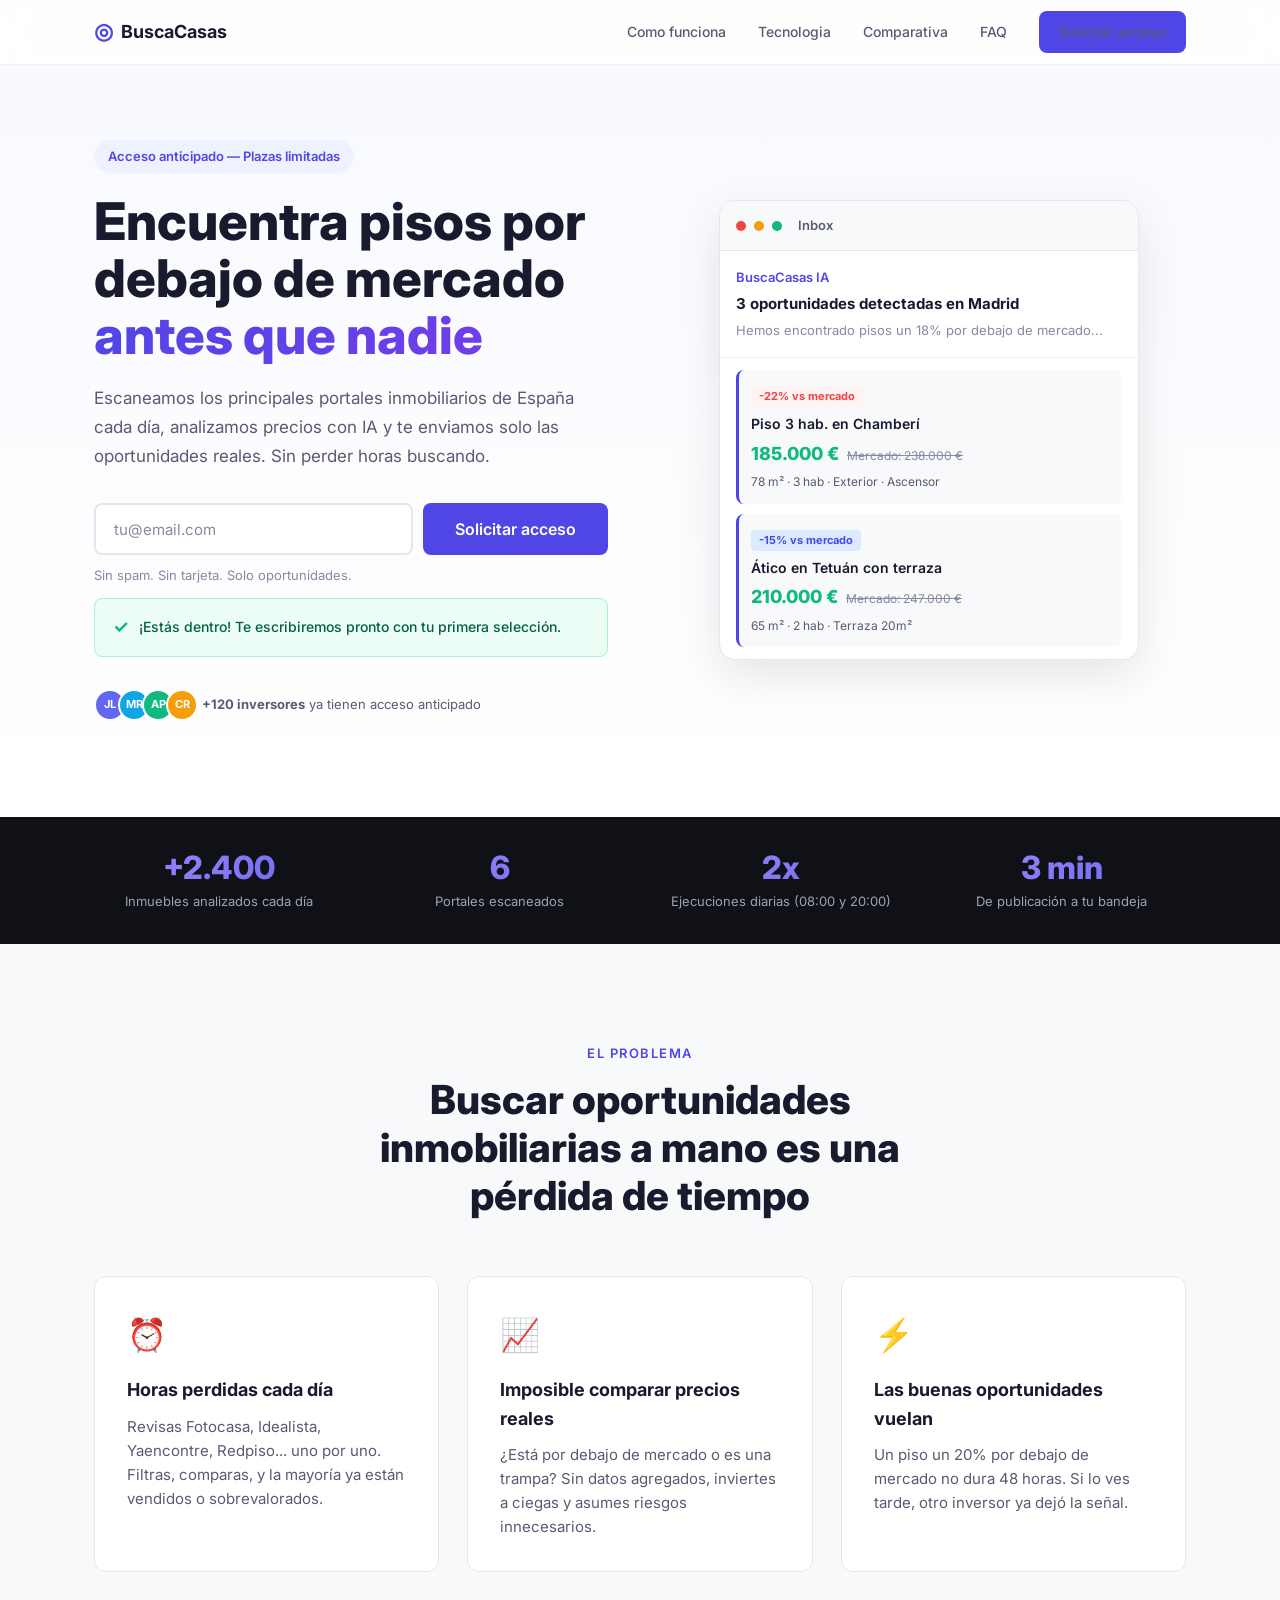
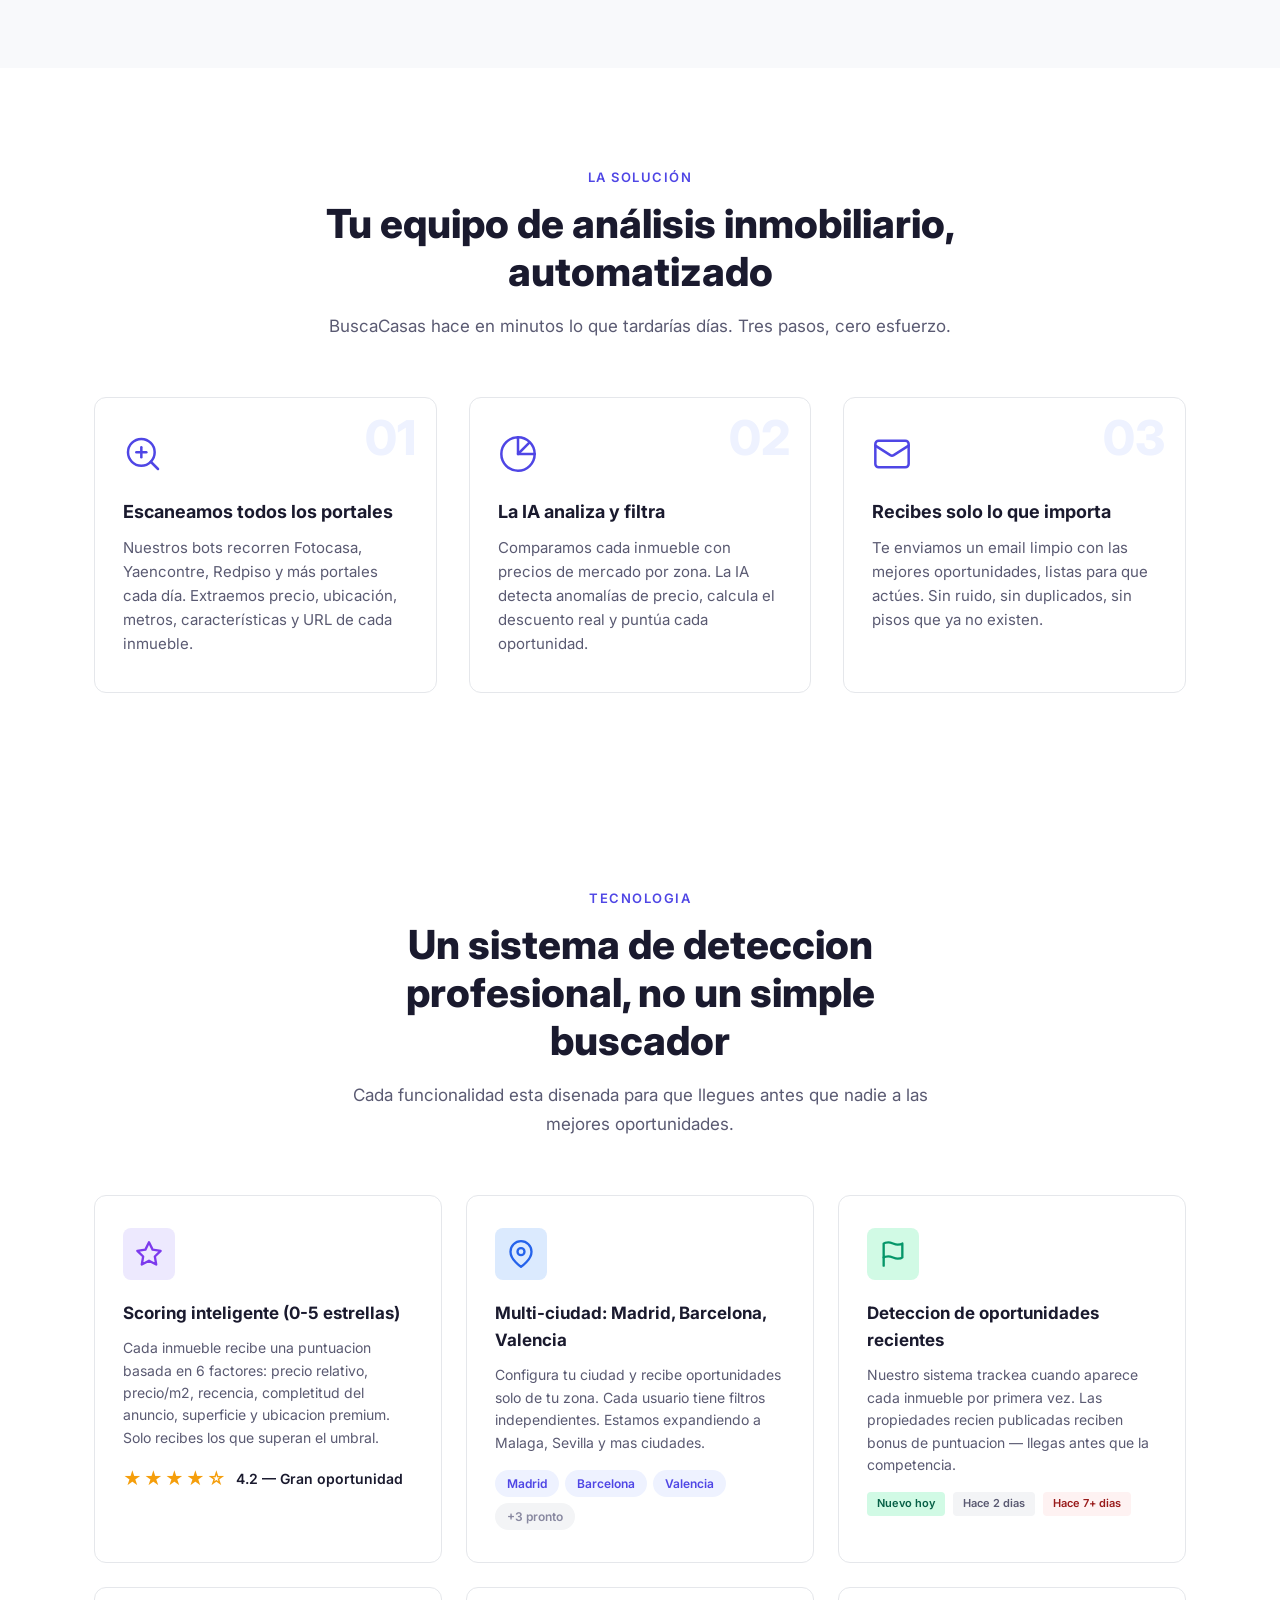
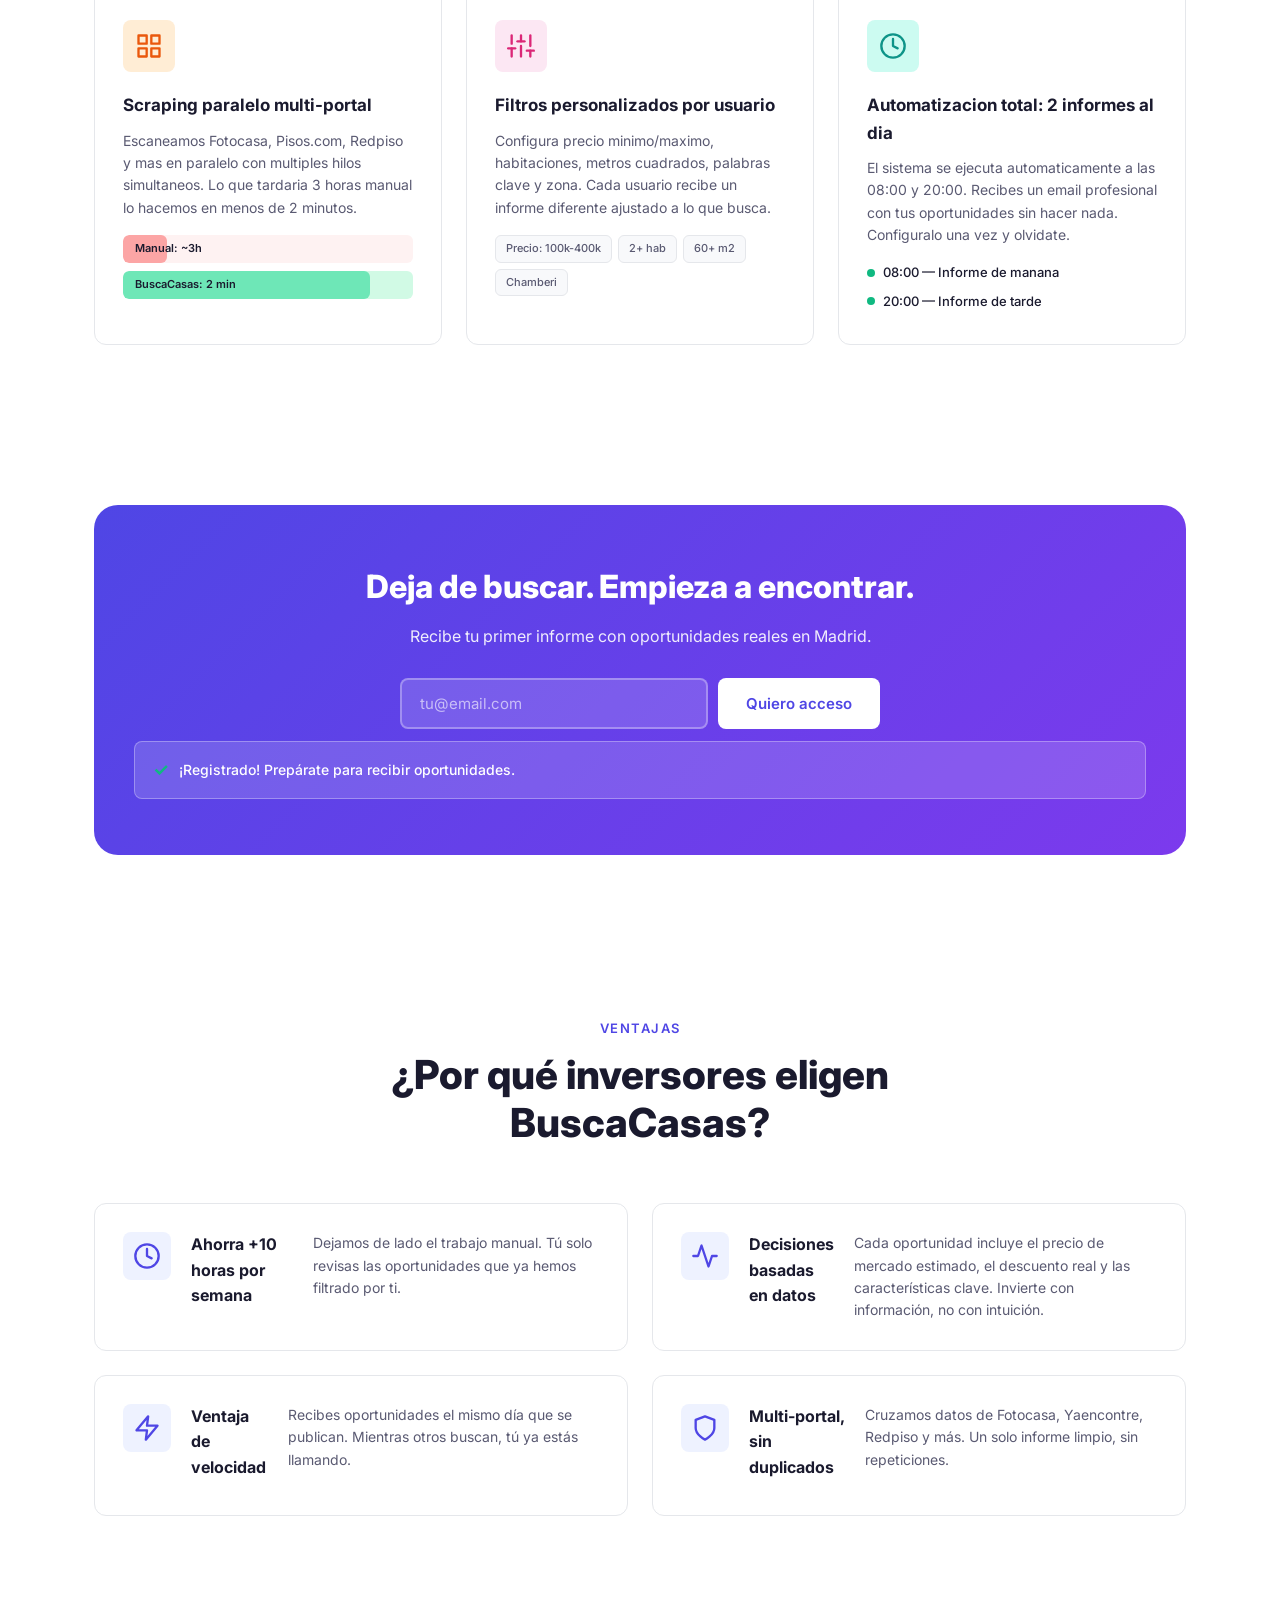
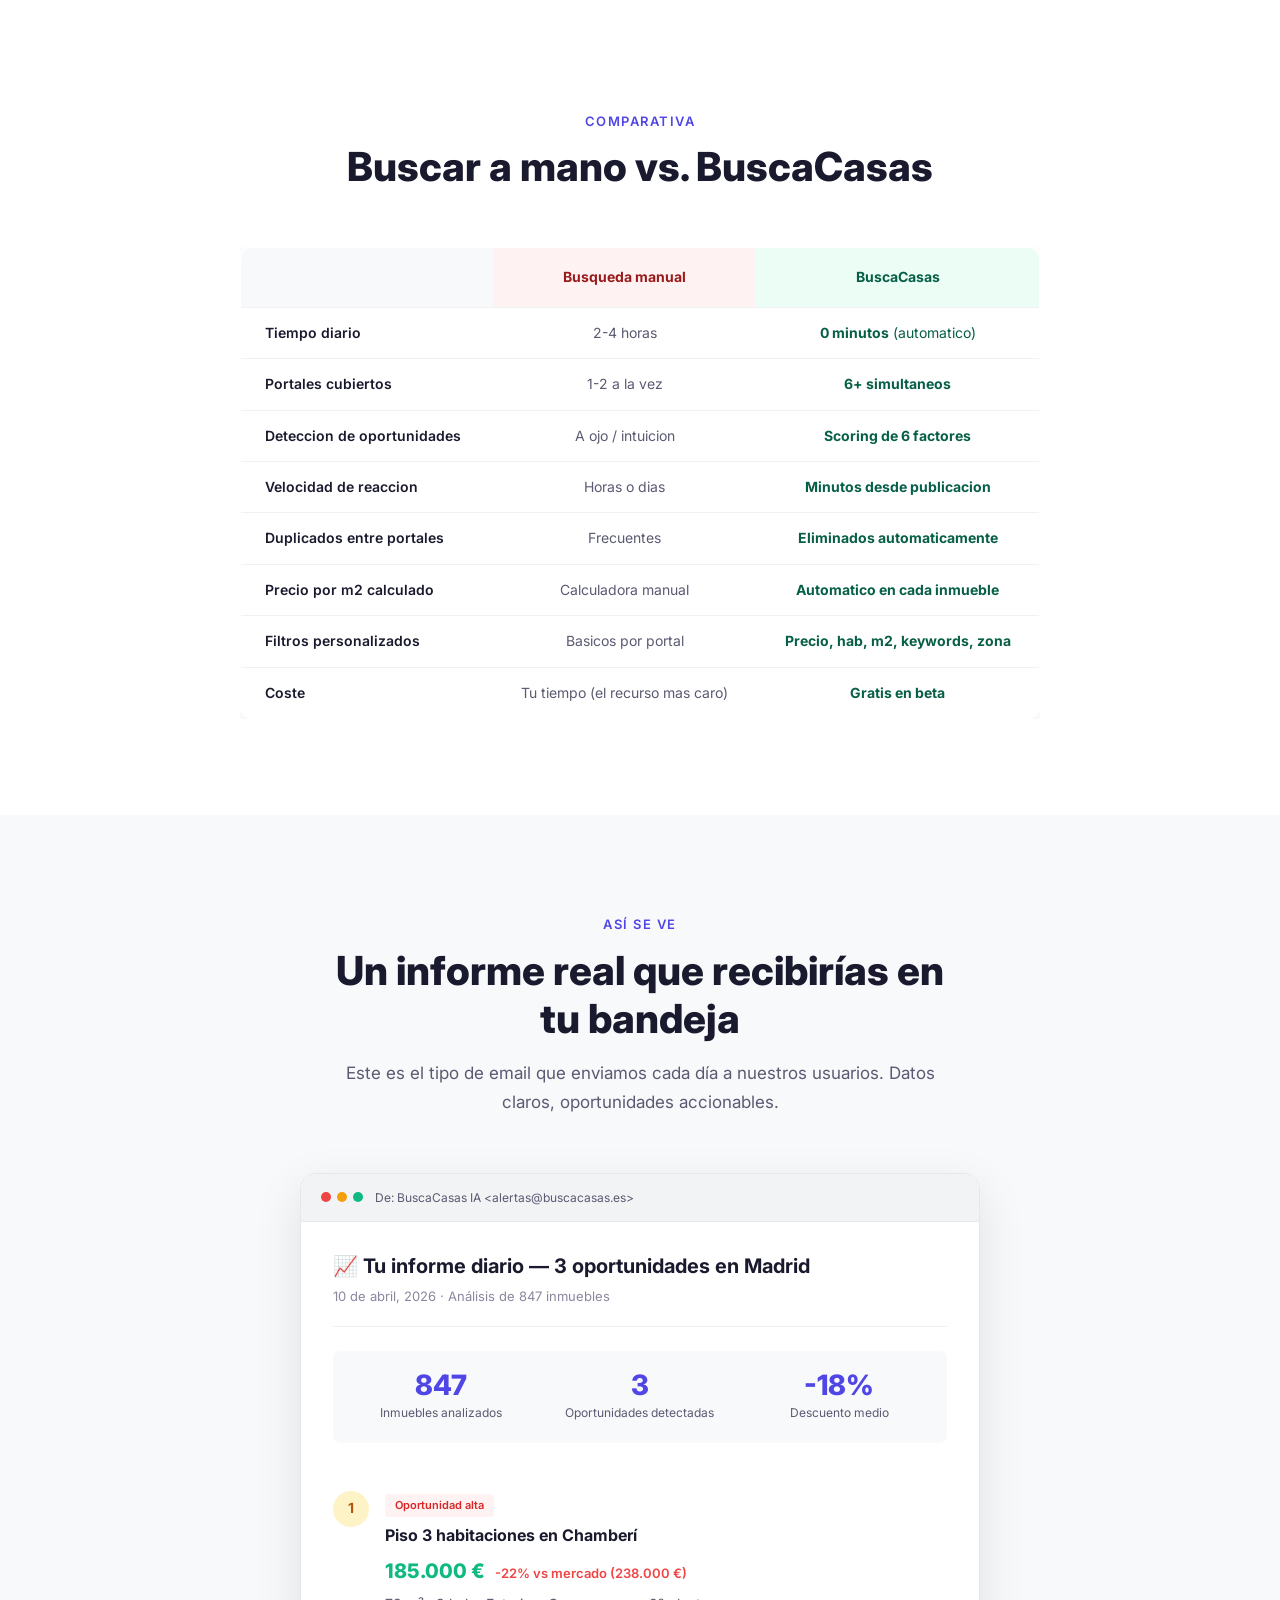
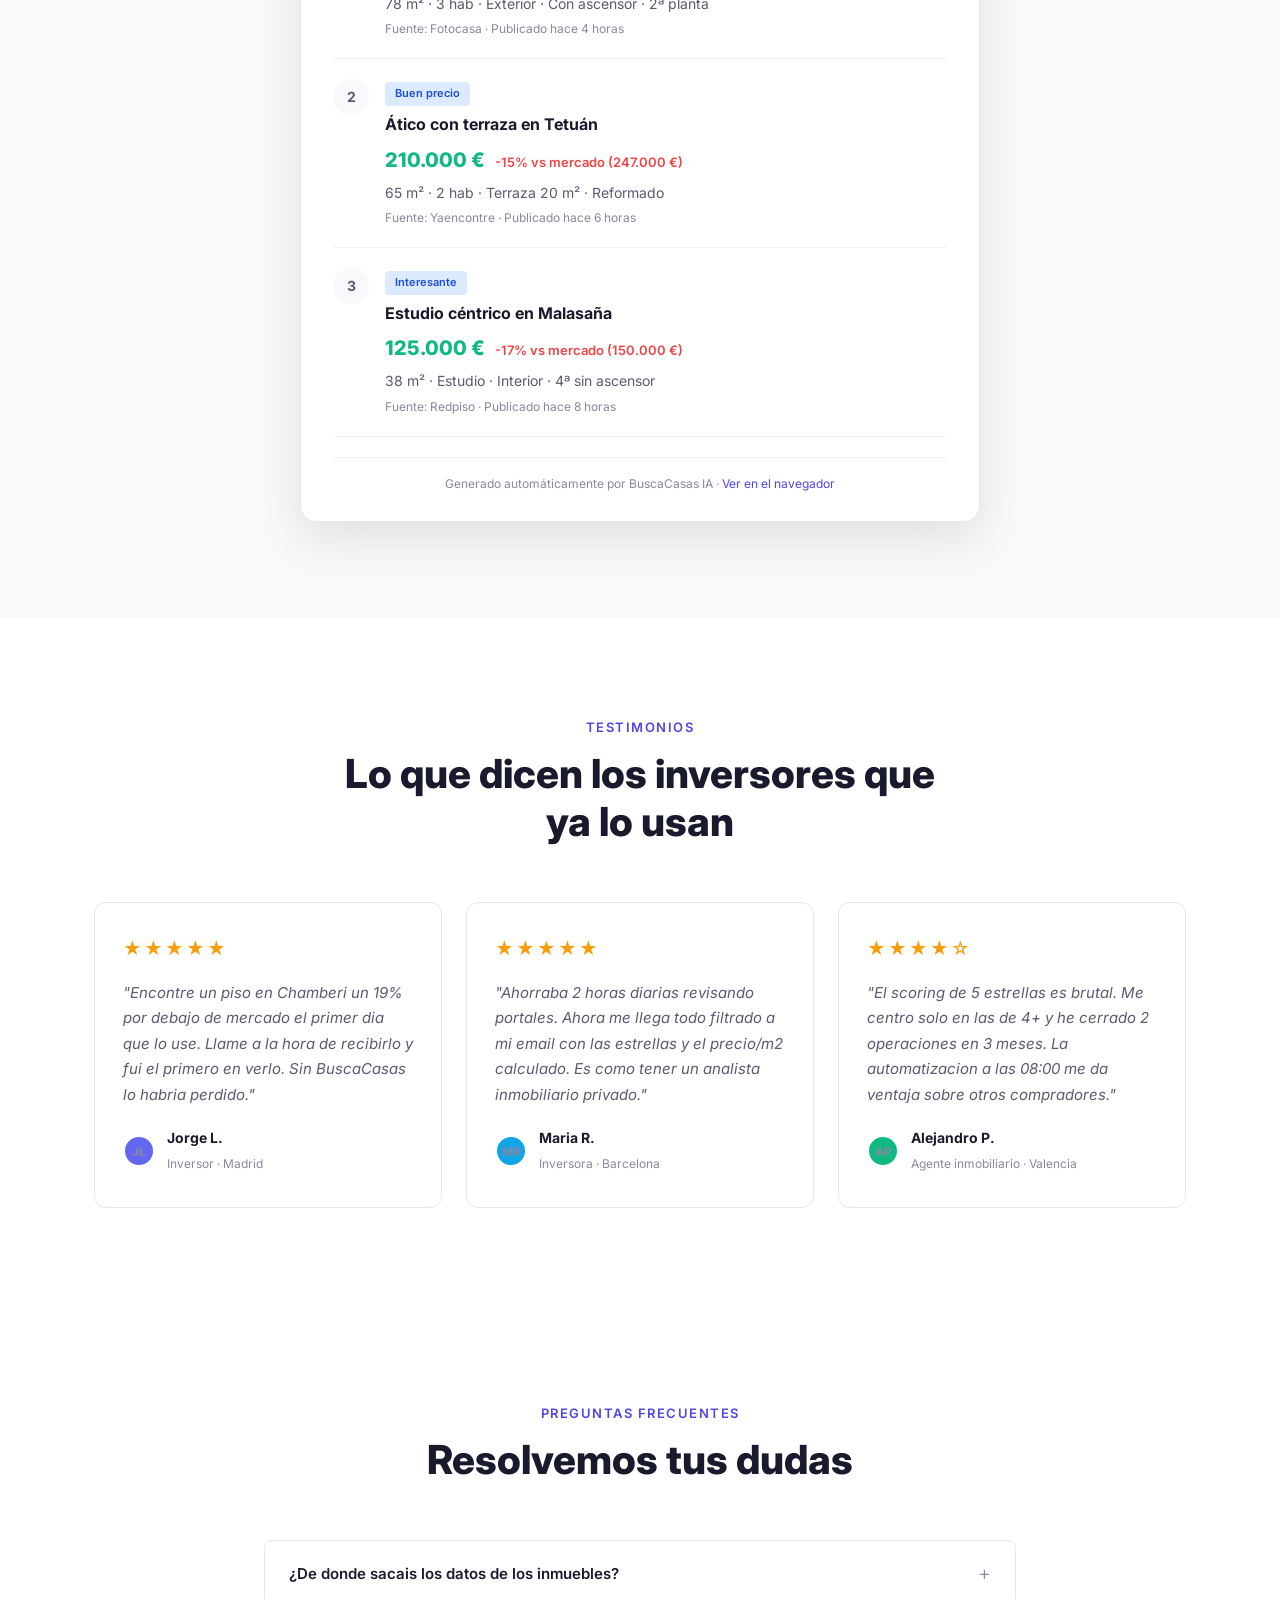
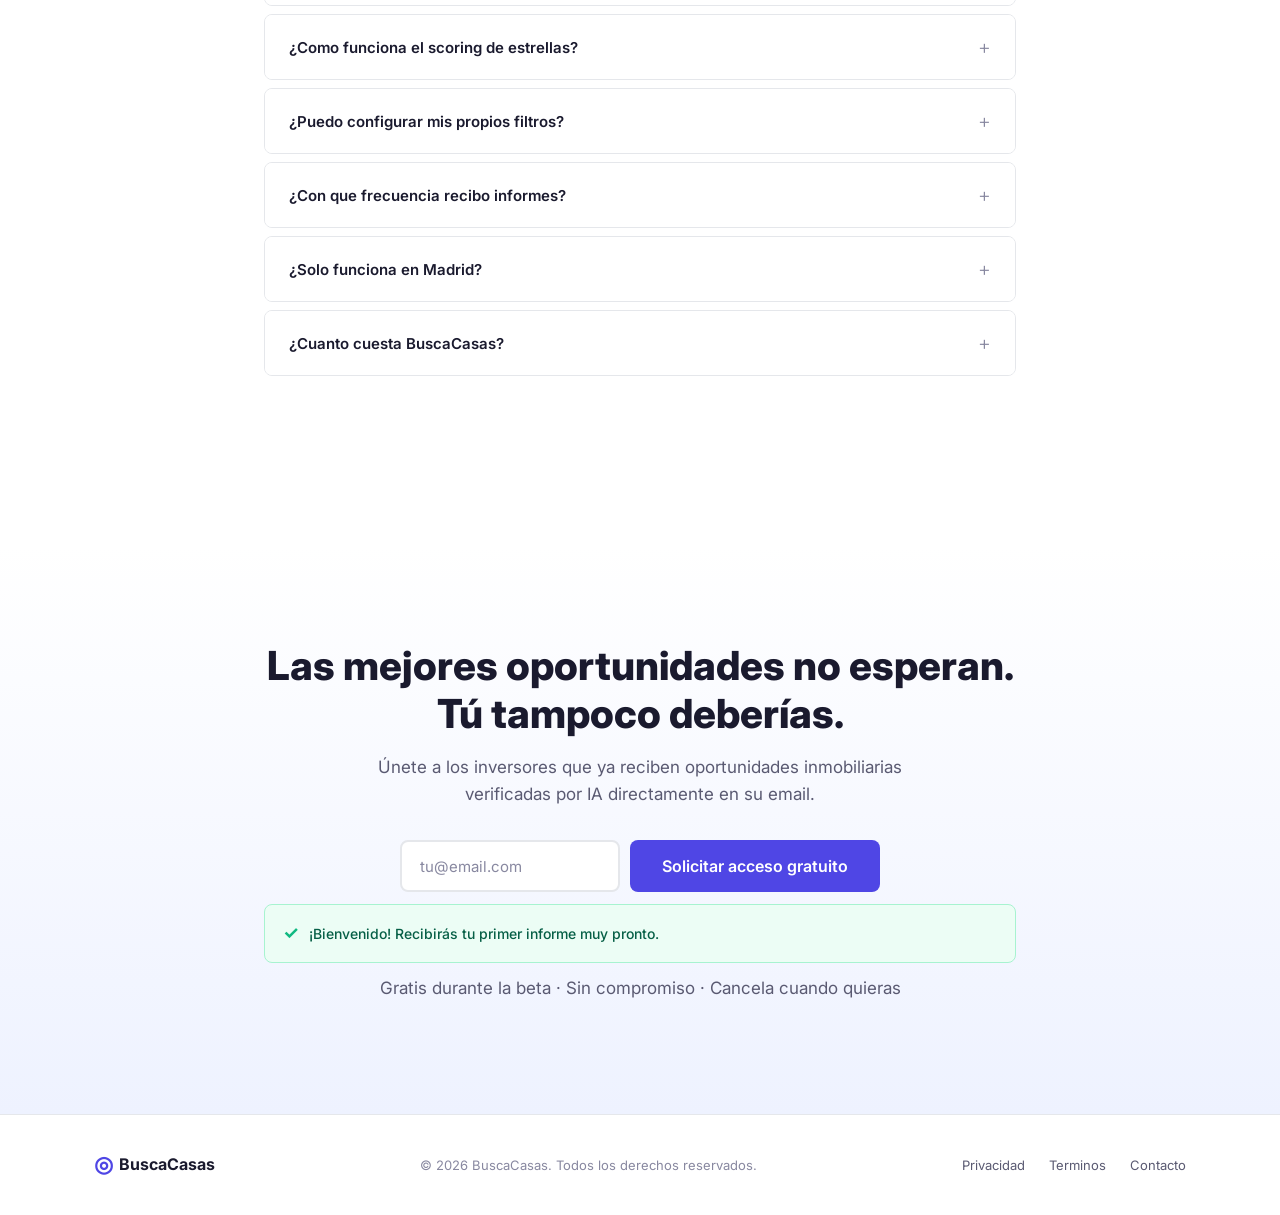
<file: index.html>
<!DOCTYPE html>
<html lang="es">
<head>
    <meta charset="UTF-8">
    <meta name="viewport" content="width=device-width, initial-scale=1.0">
    <title>BuscaCasas — Oportunidades inmobiliarias antes que nadie</title>
    <meta name="description" content="Detectamos pisos por debajo de mercado con IA y te los enviamos antes que a nadie. Para inversores inmobiliarios en España.">
    <link rel="stylesheet" href="styles.css">
    <link rel="preconnect" href="https://fonts.googleapis.com">
    <link rel="preconnect" href="https://fonts.gstatic.com" crossorigin>
    <link href="https://fonts.googleapis.com/css2?family=Inter:wght@400;500;600;700;800&display=swap" rel="stylesheet">
    <!-- Cloudflare Turnstile (CAPTCHA invisible/gratuito) -->
    <script src="https://challenges.cloudflare.com/turnstile/v0/api.js?render=explicit" async defer></script>
</head>
<body>

    <!-- NAV -->
    <nav class="nav" id="nav">
        <div class="container nav__inner">
            <a href="#" class="nav__logo">
                <span class="nav__logo-icon">&#9678;</span> BuscaCasas
            </a>
            <div class="nav__links">
                <a href="#como-funciona">Como funciona</a>
                <a href="#tecnologia">Tecnologia</a>
                <a href="#comparacion">Comparativa</a>
                <a href="#faq">FAQ</a>
                <a href="#cta-final" class="btn btn--small btn--nav">Solicitar acceso</a>
            </div>
            <button class="nav__hamburger" id="hamburger" aria-label="Menú">
                <span></span><span></span><span></span>
            </button>
        </div>
        <div class="nav__mobile" id="mobileMenu">
            <a href="#como-funciona">Como funciona</a>
            <a href="#tecnologia">Tecnologia</a>
            <a href="#comparacion">Comparativa</a>
            <a href="#faq">FAQ</a>
            <a href="#cta-final" class="btn btn--small">Solicitar acceso</a>
        </div>
    </nav>

    <!-- HERO -->
    <section class="hero">
        <div class="container hero__grid">
            <div class="hero__content">
                <div class="hero__badge">Acceso anticipado — Plazas limitadas</div>
                <h1 class="hero__title">
                    Encuentra pisos por debajo de mercado
                    <span class="hero__title-accent">antes que nadie</span>
                </h1>
                <p class="hero__subtitle">
                    Escaneamos los principales portales inmobiliarios de España cada día,
                    analizamos precios con IA y te enviamos solo las oportunidades reales.
                    Sin perder horas buscando.
                </p>
                <form class="hero__form" id="heroForm">
                    <div class="form-group">
                        <input type="email" id="heroEmail" placeholder="tu@email.com" required autocomplete="email">
                        <button type="submit" class="btn btn--primary btn--lg">
                            <span class="btn__text">Solicitar acceso</span>
                            <span class="btn__loader" hidden></span>
                        </button>
                    </div>
                    <div class="cf-turnstile-wrapper" id="heroCaptcha"></div>
                    <p class="hero__form-note">Sin spam. Sin tarjeta. Solo oportunidades.</p>
                    <div class="form-success" id="heroSuccess" hidden>
                        <span class="form-success__icon">&#10003;</span>
                        <span>¡Estás dentro! Te escribiremos pronto con tu primera selección.</span>
                    </div>
                </form>
                <div class="hero__social-proof">
                    <div class="hero__avatars">
                        <span class="avatar" style="background:#6366f1;">JL</span>
                        <span class="avatar" style="background:#0ea5e9;">MR</span>
                        <span class="avatar" style="background:#10b981;">AP</span>
                        <span class="avatar" style="background:#f59e0b;">CR</span>
                    </div>
                    <p><strong>+120 inversores</strong> ya tienen acceso anticipado</p>
                </div>
            </div>
            <div class="hero__visual">
                <div class="mock-email">
                    <div class="mock-email__header">
                        <div class="mock-email__dot mock-email__dot--red"></div>
                        <div class="mock-email__dot mock-email__dot--yellow"></div>
                        <div class="mock-email__dot mock-email__dot--green"></div>
                        <span class="mock-email__title">Inbox</span>
                    </div>
                    <div class="mock-email__subject">
                        <div class="mock-email__from">BuscaCasas IA</div>
                        <div class="mock-email__subj">3 oportunidades detectadas en Madrid</div>
                        <div class="mock-email__preview">Hemos encontrado pisos un 18% por debajo de mercado...</div>
                    </div>
                    <div class="mock-email__body">
                        <div class="mock-property">
                            <div class="mock-property__badge mock-property__badge--hot">-22% vs mercado</div>
                            <div class="mock-property__title">Piso 3 hab. en Chamberí</div>
                            <div class="mock-property__price">185.000 €<span class="mock-property__avg">Mercado: 238.000 €</span></div>
                            <div class="mock-property__meta">78 m² · 3 hab · Exterior · Ascensor</div>
                        </div>
                        <div class="mock-property">
                            <div class="mock-property__badge">-15% vs mercado</div>
                            <div class="mock-property__title">Ático en Tetuán con terraza</div>
                            <div class="mock-property__price">210.000 €<span class="mock-property__avg">Mercado: 247.000 €</span></div>
                            <div class="mock-property__meta">65 m² · 2 hab · Terraza 20m²</div>
                        </div>
                    </div>
                </div>
            </div>
        </div>
    </section>

    <!-- METRICS BAR -->
    <section class="metrics-bar">
        <div class="container">
            <div class="metrics-bar__grid">
                <div class="metric">
                    <span class="metric__number">+2.400</span>
                    <span class="metric__label">Inmuebles analizados cada día</span>
                </div>
                <div class="metric">
                    <span class="metric__number">6</span>
                    <span class="metric__label">Portales escaneados</span>
                </div>
                <div class="metric">
                    <span class="metric__number">2x</span>
                    <span class="metric__label">Ejecuciones diarias (08:00 y 20:00)</span>
                </div>
                <div class="metric">
                    <span class="metric__number">3 min</span>
                    <span class="metric__label">De publicación a tu bandeja</span>
                </div>
            </div>
        </div>
    </section>

    <!-- PROBLEMA -->
    <section class="section section--dark" id="problema">
        <div class="container">
            <div class="section__header">
                <span class="section__label">El problema</span>
                <h2 class="section__title">Buscar oportunidades inmobiliarias a mano es una pérdida de tiempo</h2>
            </div>
            <div class="problems__grid">
                <div class="problem-card" data-animate>
                    <div class="problem-card__icon">&#9200;</div>
                    <h3>Horas perdidas cada día</h3>
                    <p>Revisas Fotocasa, Idealista, Yaencontre, Redpiso... uno por uno. Filtras, comparas, y la mayoría ya están vendidos o sobrevalorados.</p>
                </div>
                <div class="problem-card" data-animate>
                    <div class="problem-card__icon">&#128200;</div>
                    <h3>Imposible comparar precios reales</h3>
                    <p>¿Está por debajo de mercado o es una trampa? Sin datos agregados, inviertes a ciegas y asumes riesgos innecesarios.</p>
                </div>
                <div class="problem-card" data-animate>
                    <div class="problem-card__icon">&#9889;</div>
                    <h3>Las buenas oportunidades vuelan</h3>
                    <p>Un piso un 20% por debajo de mercado no dura 48 horas. Si lo ves tarde, otro inversor ya dejó la señal.</p>
                </div>
            </div>
        </div>
    </section>

    <!-- SOLUCIÓN / CÓMO FUNCIONA -->
    <section class="section" id="como-funciona">
        <div class="container">
            <div class="section__header">
                <span class="section__label">La solución</span>
                <h2 class="section__title">Tu equipo de análisis inmobiliario, automatizado</h2>
                <p class="section__desc">BuscaCasas hace en minutos lo que tardarías días. Tres pasos, cero esfuerzo.</p>
            </div>
            <div class="steps__grid">
                <div class="step-card" data-animate>
                    <div class="step-card__number">01</div>
                    <div class="step-card__icon">
                        <svg width="40" height="40" viewBox="0 0 24 24" fill="none" stroke="currentColor" stroke-width="1.5" stroke-linecap="round" stroke-linejoin="round"><circle cx="11" cy="11" r="8"/><path d="m21 21-4.35-4.35"/><path d="M11 8v6"/><path d="M8 11h6"/></svg>
                    </div>
                    <h3>Escaneamos todos los portales</h3>
                    <p>Nuestros bots recorren Fotocasa, Yaencontre, Redpiso y más portales cada día. Extraemos precio, ubicación, metros, características y URL de cada inmueble.</p>
                </div>
                <div class="step-card" data-animate>
                    <div class="step-card__number">02</div>
                    <div class="step-card__icon">
                        <svg width="40" height="40" viewBox="0 0 24 24" fill="none" stroke="currentColor" stroke-width="1.5" stroke-linecap="round" stroke-linejoin="round"><path d="M12 2a10 10 0 1 0 10 10H12V2z"/><path d="M12 2a10 10 0 0 1 10 10"/><path d="M12 12l6.5-6.5"/></svg>
                    </div>
                    <h3>La IA analiza y filtra</h3>
                    <p>Comparamos cada inmueble con precios de mercado por zona. La IA detecta anomalías de precio, calcula el descuento real y puntúa cada oportunidad.</p>
                </div>
                <div class="step-card" data-animate>
                    <div class="step-card__number">03</div>
                    <div class="step-card__icon">
                        <svg width="40" height="40" viewBox="0 0 24 24" fill="none" stroke="currentColor" stroke-width="1.5" stroke-linecap="round" stroke-linejoin="round"><rect width="20" height="16" x="2" y="4" rx="2"/><path d="m22 7-8.97 5.7a1.94 1.94 0 0 1-2.06 0L2 7"/></svg>
                    </div>
                    <h3>Recibes solo lo que importa</h3>
                    <p>Te enviamos un email limpio con las mejores oportunidades, listas para que actúes. Sin ruido, sin duplicados, sin pisos que ya no existen.</p>
                </div>
            </div>
        </div>
    </section>

    <!-- TECNOLOGÍA / FEATURES -->
    <section class="section" id="tecnologia">
        <div class="container">
            <div class="section__header">
                <span class="section__label">Tecnologia</span>
                <h2 class="section__title">Un sistema de deteccion profesional, no un simple buscador</h2>
                <p class="section__desc">Cada funcionalidad esta disenada para que llegues antes que nadie a las mejores oportunidades.</p>
            </div>
            <div class="features__grid">
                <div class="feature-card" data-animate>
                    <div class="feature-card__icon feature-card__icon--purple">
                        <svg width="28" height="28" viewBox="0 0 24 24" fill="none" stroke="currentColor" stroke-width="2" stroke-linecap="round" stroke-linejoin="round"><polygon points="12 2 15.09 8.26 22 9.27 17 14.14 18.18 21.02 12 17.77 5.82 21.02 7 14.14 2 9.27 8.91 8.26 12 2"/></svg>
                    </div>
                    <h3>Scoring inteligente (0-5 estrellas)</h3>
                    <p>Cada inmueble recibe una puntuacion basada en 6 factores: precio relativo, precio/m2, recencia, completitud del anuncio, superficie y ubicacion premium. Solo recibes los que superan el umbral.</p>
                    <div class="feature-card__detail">
                        <span class="stars">&#9733;&#9733;&#9733;&#9733;&#9734;</span>
                        <span>4.2 — Gran oportunidad</span>
                    </div>
                </div>
                <div class="feature-card" data-animate>
                    <div class="feature-card__icon feature-card__icon--blue">
                        <svg width="28" height="28" viewBox="0 0 24 24" fill="none" stroke="currentColor" stroke-width="2" stroke-linecap="round" stroke-linejoin="round"><path d="M21 10c0 7-9 13-9 13s-9-6-9-13a9 9 0 0 1 18 0z"/><circle cx="12" cy="10" r="3"/></svg>
                    </div>
                    <h3>Multi-ciudad: Madrid, Barcelona, Valencia</h3>
                    <p>Configura tu ciudad y recibe oportunidades solo de tu zona. Cada usuario tiene filtros independientes. Estamos expandiendo a Malaga, Sevilla y mas ciudades.</p>
                    <div class="feature-card__cities">
                        <span class="city-tag">Madrid</span>
                        <span class="city-tag">Barcelona</span>
                        <span class="city-tag">Valencia</span>
                        <span class="city-tag city-tag--soon">+3 pronto</span>
                    </div>
                </div>
                <div class="feature-card" data-animate>
                    <div class="feature-card__icon feature-card__icon--green">
                        <svg width="28" height="28" viewBox="0 0 24 24" fill="none" stroke="currentColor" stroke-width="2" stroke-linecap="round" stroke-linejoin="round"><path d="M4 15s1-1 4-1 5 2 8 2 4-1 4-1V3s-1 1-4 1-5-2-8-2-4 1-4 1z"/><line x1="4" y1="22" x2="4" y2="15"/></svg>
                    </div>
                    <h3>Deteccion de oportunidades recientes</h3>
                    <p>Nuestro sistema trackea cuando aparece cada inmueble por primera vez. Las propiedades recien publicadas reciben bonus de puntuacion — llegas antes que la competencia.</p>
                    <div class="feature-card__detail">
                        <span class="recency-badge recency-badge--new">Nuevo hoy</span>
                        <span class="recency-badge">Hace 2 dias</span>
                        <span class="recency-badge recency-badge--old">Hace 7+ dias</span>
                    </div>
                </div>
                <div class="feature-card" data-animate>
                    <div class="feature-card__icon feature-card__icon--orange">
                        <svg width="28" height="28" viewBox="0 0 24 24" fill="none" stroke="currentColor" stroke-width="2" stroke-linecap="round" stroke-linejoin="round"><rect x="3" y="3" width="7" height="7"/><rect x="14" y="3" width="7" height="7"/><rect x="14" y="14" width="7" height="7"/><rect x="3" y="14" width="7" height="7"/></svg>
                    </div>
                    <h3>Scraping paralelo multi-portal</h3>
                    <p>Escaneamos Fotocasa, Pisos.com, Redpiso y mas en paralelo con multiples hilos simultaneos. Lo que tardaria 3 horas manual lo hacemos en menos de 2 minutos.</p>
                    <div class="feature-card__speed">
                        <div class="speed-bar"><div class="speed-bar__fill" style="width:15%"></div><span>Manual: ~3h</span></div>
                        <div class="speed-bar speed-bar--fast"><div class="speed-bar__fill speed-bar__fill--fast" style="width:85%"></div><span>BuscaCasas: 2 min</span></div>
                    </div>
                </div>
                <div class="feature-card" data-animate>
                    <div class="feature-card__icon feature-card__icon--pink">
                        <svg width="28" height="28" viewBox="0 0 24 24" fill="none" stroke="currentColor" stroke-width="2" stroke-linecap="round" stroke-linejoin="round"><line x1="4" y1="21" x2="4" y2="14"/><line x1="4" y1="10" x2="4" y2="3"/><line x1="12" y1="21" x2="12" y2="12"/><line x1="12" y1="8" x2="12" y2="3"/><line x1="20" y1="21" x2="20" y2="16"/><line x1="20" y1="12" x2="20" y2="3"/><line x1="1" y1="14" x2="7" y2="14"/><line x1="9" y1="8" x2="15" y2="8"/><line x1="17" y1="16" x2="23" y2="16"/></svg>
                    </div>
                    <h3>Filtros personalizados por usuario</h3>
                    <p>Configura precio minimo/maximo, habitaciones, metros cuadrados, palabras clave y zona. Cada usuario recibe un informe diferente ajustado a lo que busca.</p>
                    <div class="feature-card__filters">
                        <span class="filter-pill">Precio: 100k-400k</span>
                        <span class="filter-pill">2+ hab</span>
                        <span class="filter-pill">60+ m2</span>
                        <span class="filter-pill">Chamberi</span>
                    </div>
                </div>
                <div class="feature-card" data-animate>
                    <div class="feature-card__icon feature-card__icon--teal">
                        <svg width="28" height="28" viewBox="0 0 24 24" fill="none" stroke="currentColor" stroke-width="2" stroke-linecap="round" stroke-linejoin="round"><circle cx="12" cy="12" r="10"/><polyline points="12 6 12 12 16 14"/></svg>
                    </div>
                    <h3>Automatizacion total: 2 informes al dia</h3>
                    <p>El sistema se ejecuta automaticamente a las 08:00 y 20:00. Recibes un email profesional con tus oportunidades sin hacer nada. Configuralo una vez y olvidate.</p>
                    <div class="feature-card__schedule">
                        <div class="schedule-item"><span class="schedule-dot"></span> 08:00 — Informe de manana</div>
                        <div class="schedule-item"><span class="schedule-dot"></span> 20:00 — Informe de tarde</div>
                    </div>
                </div>
            </div>
        </div>
    </section>

    <!-- CTA INTERMEDIO -->
    <section class="section section--cta">
        <div class="container">
            <div class="cta-block" data-animate>
                <h2>Deja de buscar. Empieza a encontrar.</h2>
                <p>Recibe tu primer informe con oportunidades reales en Madrid.</p>
                <form class="cta-block__form" id="midForm">
                    <div class="form-group">
                        <input type="email" id="midEmail" placeholder="tu@email.com" required autocomplete="email">
                        <button type="submit" class="btn btn--primary">
                            <span class="btn__text">Quiero acceso</span>
                            <span class="btn__loader" hidden></span>
                        </button>
                    </div>
                    <div class="cf-turnstile-wrapper" id="midCaptcha"></div>
                    <div class="form-success" id="midSuccess" hidden>
                        <span class="form-success__icon">&#10003;</span>
                        <span>¡Registrado! Prepárate para recibir oportunidades.</span>
                    </div>
                </form>
            </div>
        </div>
    </section>

    <!-- BENEFICIOS -->
    <section class="section" id="beneficios">
        <div class="container">
            <div class="section__header">
                <span class="section__label">Ventajas</span>
                <h2 class="section__title">¿Por qué inversores eligen BuscaCasas?</h2>
            </div>
            <div class="benefits__grid">
                <div class="benefit-card" data-animate>
                    <div class="benefit-card__icon">
                        <svg width="28" height="28" viewBox="0 0 24 24" fill="none" stroke="currentColor" stroke-width="2" stroke-linecap="round" stroke-linejoin="round"><circle cx="12" cy="12" r="10"/><polyline points="12 6 12 12 16 14"/></svg>
                    </div>
                    <h3>Ahorra +10 horas por semana</h3>
                    <p>Dejamos de lado el trabajo manual. Tú solo revisas las oportunidades que ya hemos filtrado por ti.</p>
                </div>
                <div class="benefit-card" data-animate>
                    <div class="benefit-card__icon">
                        <svg width="28" height="28" viewBox="0 0 24 24" fill="none" stroke="currentColor" stroke-width="2" stroke-linecap="round" stroke-linejoin="round"><path d="M22 12h-4l-3 9L9 3l-3 9H2"/></svg>
                    </div>
                    <h3>Decisiones basadas en datos</h3>
                    <p>Cada oportunidad incluye el precio de mercado estimado, el descuento real y las características clave. Invierte con información, no con intuición.</p>
                </div>
                <div class="benefit-card" data-animate>
                    <div class="benefit-card__icon">
                        <svg width="28" height="28" viewBox="0 0 24 24" fill="none" stroke="currentColor" stroke-width="2" stroke-linecap="round" stroke-linejoin="round"><polygon points="13 2 3 14 12 14 11 22 21 10 12 10 13 2"/></svg>
                    </div>
                    <h3>Ventaja de velocidad</h3>
                    <p>Recibes oportunidades el mismo día que se publican. Mientras otros buscan, tú ya estás llamando.</p>
                </div>
                <div class="benefit-card" data-animate>
                    <div class="benefit-card__icon">
                        <svg width="28" height="28" viewBox="0 0 24 24" fill="none" stroke="currentColor" stroke-width="2" stroke-linecap="round" stroke-linejoin="round"><path d="M12 22s8-4 8-10V5l-8-3-8 3v7c0 6 8 10 8 10z"/></svg>
                    </div>
                    <h3>Multi-portal, sin duplicados</h3>
                    <p>Cruzamos datos de Fotocasa, Yaencontre, Redpiso y más. Un solo informe limpio, sin repeticiones.</p>
                </div>
            </div>
        </div>
    </section>

    <!-- COMPARACIÓN -->
    <section class="section" id="comparacion">
        <div class="container">
            <div class="section__header">
                <span class="section__label">Comparativa</span>
                <h2 class="section__title">Buscar a mano vs. BuscaCasas</h2>
            </div>
            <div class="comparison-table" data-animate>
                <table>
                    <thead>
                        <tr>
                            <th></th>
                            <th class="comparison-table__manual">Busqueda manual</th>
                            <th class="comparison-table__bc">BuscaCasas</th>
                        </tr>
                    </thead>
                    <tbody>
                        <tr>
                            <td>Tiempo diario</td>
                            <td>2-4 horas</td>
                            <td><strong>0 minutos</strong> (automatico)</td>
                        </tr>
                        <tr>
                            <td>Portales cubiertos</td>
                            <td>1-2 a la vez</td>
                            <td><strong>6+ simultaneos</strong></td>
                        </tr>
                        <tr>
                            <td>Deteccion de oportunidades</td>
                            <td>A ojo / intuicion</td>
                            <td><strong>Scoring de 6 factores</strong></td>
                        </tr>
                        <tr>
                            <td>Velocidad de reaccion</td>
                            <td>Horas o dias</td>
                            <td><strong>Minutos desde publicacion</strong></td>
                        </tr>
                        <tr>
                            <td>Duplicados entre portales</td>
                            <td>Frecuentes</td>
                            <td><strong>Eliminados automaticamente</strong></td>
                        </tr>
                        <tr>
                            <td>Precio por m2 calculado</td>
                            <td>Calculadora manual</td>
                            <td><strong>Automatico en cada inmueble</strong></td>
                        </tr>
                        <tr>
                            <td>Filtros personalizados</td>
                            <td>Basicos por portal</td>
                            <td><strong>Precio, hab, m2, keywords, zona</strong></td>
                        </tr>
                        <tr>
                            <td>Coste</td>
                            <td>Tu tiempo (el recurso mas caro)</td>
                            <td><strong>Gratis en beta</strong></td>
                        </tr>
                    </tbody>
                </table>
            </div>
        </div>
    </section>

    <!-- EJEMPLO REAL -->
    <section class="section section--dark" id="ejemplo">
        <div class="container">
            <div class="section__header">
                <span class="section__label">Así se ve</span>
                <h2 class="section__title">Un informe real que recibirías en tu bandeja</h2>
                <p class="section__desc">Este es el tipo de email que enviamos cada día a nuestros usuarios. Datos claros, oportunidades accionables.</p>
            </div>
            <div class="email-preview" data-animate>
                <div class="email-preview__chrome">
                    <div class="email-preview__dots">
                        <span></span><span></span><span></span>
                    </div>
                    <div class="email-preview__bar">De: BuscaCasas IA &lt;alertas@buscacasas.es&gt;</div>
                </div>
                <div class="email-preview__content">
                    <div class="email-preview__header-section">
                        <h3>&#128200; Tu informe diario — 3 oportunidades en Madrid</h3>
                        <p class="email-preview__date">10 de abril, 2026 · Análisis de 847 inmuebles</p>
                    </div>
                    <div class="email-preview__summary">
                        <div class="summary-stat">
                            <span class="summary-stat__number">847</span>
                            <span class="summary-stat__label">Inmuebles analizados</span>
                        </div>
                        <div class="summary-stat">
                            <span class="summary-stat__number">3</span>
                            <span class="summary-stat__label">Oportunidades detectadas</span>
                        </div>
                        <div class="summary-stat">
                            <span class="summary-stat__number">-18%</span>
                            <span class="summary-stat__label">Descuento medio</span>
                        </div>
                    </div>

                    <div class="email-preview__listing">
                        <div class="listing__rank listing__rank--gold">1</div>
                        <div class="listing__content">
                            <div class="listing__tag listing__tag--hot">Oportunidad alta</div>
                            <h4>Piso 3 habitaciones en Chamberí</h4>
                            <div class="listing__price-row">
                                <span class="listing__price">185.000 €</span>
                                <span class="listing__discount">-22% vs mercado (238.000 €)</span>
                            </div>
                            <p class="listing__details">78 m² · 3 hab · Exterior · Con ascensor · 2ª planta</p>
                            <p class="listing__source">Fuente: Fotocasa · Publicado hace 4 horas</p>
                        </div>
                    </div>

                    <div class="email-preview__listing">
                        <div class="listing__rank">2</div>
                        <div class="listing__content">
                            <div class="listing__tag">Buen precio</div>
                            <h4>Ático con terraza en Tetuán</h4>
                            <div class="listing__price-row">
                                <span class="listing__price">210.000 €</span>
                                <span class="listing__discount">-15% vs mercado (247.000 €)</span>
                            </div>
                            <p class="listing__details">65 m² · 2 hab · Terraza 20 m² · Reformado</p>
                            <p class="listing__source">Fuente: Yaencontre · Publicado hace 6 horas</p>
                        </div>
                    </div>

                    <div class="email-preview__listing">
                        <div class="listing__rank">3</div>
                        <div class="listing__content">
                            <div class="listing__tag">Interesante</div>
                            <h4>Estudio céntrico en Malasaña</h4>
                            <div class="listing__price-row">
                                <span class="listing__price">125.000 €</span>
                                <span class="listing__discount">-17% vs mercado (150.000 €)</span>
                            </div>
                            <p class="listing__details">38 m² · Estudio · Interior · 4ª sin ascensor</p>
                            <p class="listing__source">Fuente: Redpiso · Publicado hace 8 horas</p>
                        </div>
                    </div>

                    <div class="email-preview__footer">
                        <p>Generado automáticamente por BuscaCasas IA · <a href="#">Ver en el navegador</a></p>
                    </div>
                </div>
            </div>
        </div>
    </section>

    <!-- TESTIMONIOS -->
    <section class="section" id="testimonios">
        <div class="container">
            <div class="section__header">
                <span class="section__label">Testimonios</span>
                <h2 class="section__title">Lo que dicen los inversores que ya lo usan</h2>
            </div>
            <div class="testimonials__grid">
                <div class="testimonial-card" data-animate>
                    <div class="testimonial-card__stars">&#9733;&#9733;&#9733;&#9733;&#9733;</div>
                    <p class="testimonial-card__text">"Encontre un piso en Chamberi un 19% por debajo de mercado el primer dia que lo use. Llame a la hora de recibirlo y fui el primero en verlo. Sin BuscaCasas lo habria perdido."</p>
                    <div class="testimonial-card__author">
                        <span class="avatar" style="background:#6366f1;">JL</span>
                        <div>
                            <strong>Jorge L.</strong>
                            <span>Inversor · Madrid</span>
                        </div>
                    </div>
                </div>
                <div class="testimonial-card" data-animate>
                    <div class="testimonial-card__stars">&#9733;&#9733;&#9733;&#9733;&#9733;</div>
                    <p class="testimonial-card__text">"Ahorraba 2 horas diarias revisando portales. Ahora me llega todo filtrado a mi email con las estrellas y el precio/m2 calculado. Es como tener un analista inmobiliario privado."</p>
                    <div class="testimonial-card__author">
                        <span class="avatar" style="background:#0ea5e9;">MR</span>
                        <div>
                            <strong>Maria R.</strong>
                            <span>Inversora · Barcelona</span>
                        </div>
                    </div>
                </div>
                <div class="testimonial-card" data-animate>
                    <div class="testimonial-card__stars">&#9733;&#9733;&#9733;&#9733;&#9734;</div>
                    <p class="testimonial-card__text">"El scoring de 5 estrellas es brutal. Me centro solo en las de 4+ y he cerrado 2 operaciones en 3 meses. La automatizacion a las 08:00 me da ventaja sobre otros compradores."</p>
                    <div class="testimonial-card__author">
                        <span class="avatar" style="background:#10b981;">AP</span>
                        <div>
                            <strong>Alejandro P.</strong>
                            <span>Agente inmobiliario · Valencia</span>
                        </div>
                    </div>
                </div>
            </div>
        </div>
    </section>

    <!-- FAQ -->
    <section class="section" id="faq">
        <div class="container container--narrow">
            <div class="section__header">
                <span class="section__label">Preguntas frecuentes</span>
                <h2 class="section__title">Resolvemos tus dudas</h2>
            </div>
            <div class="faq__list">
                <div class="faq-item" data-animate>
                    <button class="faq-item__question" aria-expanded="false">
                        <span>¿De donde sacais los datos de los inmuebles?</span>
                        <span class="faq-item__icon">+</span>
                    </button>
                    <div class="faq-item__answer">
                        <p>Escaneamos automaticamente los principales portales inmobiliarios de Espana: Fotocasa, Pisos.com, Redpiso, y estamos integrando Idealista, Habitaclia y mas. Todos los datos son publicos y se actualizan dos veces al dia.</p>
                    </div>
                </div>
                <div class="faq-item" data-animate>
                    <button class="faq-item__question" aria-expanded="false">
                        <span>¿Como funciona el scoring de estrellas?</span>
                        <span class="faq-item__icon">+</span>
                    </button>
                    <div class="faq-item__answer">
                        <p>Cada inmueble recibe una puntuacion de 0 a 5 estrellas basada en 6 factores: precio relativo al mercado de la zona (30%), precio por metro cuadrado (25%), recencia de publicacion (15%), completitud del anuncio (10%), superficie (10%) y ubicacion premium (10%). Solo te enviamos los que superan 3.5 estrellas.</p>
                    </div>
                </div>
                <div class="faq-item" data-animate>
                    <button class="faq-item__question" aria-expanded="false">
                        <span>¿Puedo configurar mis propios filtros?</span>
                        <span class="faq-item__icon">+</span>
                    </button>
                    <div class="faq-item__answer">
                        <p>Si. Cada usuario configura su ciudad, rango de precio, numero de habitaciones, metros cuadrados minimos y palabras clave. Solo recibiras inmuebles que cumplan tus criterios. Puedes cambiarlos cuando quieras.</p>
                    </div>
                </div>
                <div class="faq-item" data-animate>
                    <button class="faq-item__question" aria-expanded="false">
                        <span>¿Con que frecuencia recibo informes?</span>
                        <span class="faq-item__icon">+</span>
                    </button>
                    <div class="faq-item__answer">
                        <p>Recibiras dos informes diarios: uno a las 08:00 y otro a las 20:00. Cada informe incluye solo las oportunidades que superan tu umbral de scoring. Si un dia no hay oportunidades relevantes, no te enviamos nada.</p>
                    </div>
                </div>
                <div class="faq-item" data-animate>
                    <button class="faq-item__question" aria-expanded="false">
                        <span>¿Solo funciona en Madrid?</span>
                        <span class="faq-item__icon">+</span>
                    </button>
                    <div class="faq-item__answer">
                        <p>Ya funciona en Madrid, Barcelona y Valencia. Estamos expandiendo a Malaga, Sevilla, Bilbao y Zaragoza. Al registrarte, eliges tu ciudad y puedes cambiarla o anadir mas zonas cuando quieras.</p>
                    </div>
                </div>
                <div class="faq-item" data-animate>
                    <button class="faq-item__question" aria-expanded="false">
                        <span>¿Cuanto cuesta BuscaCasas?</span>
                        <span class="faq-item__icon">+</span>
                    </button>
                    <div class="faq-item__answer">
                        <p>Estamos en fase de acceso anticipado. Los primeros usuarios tienen acceso gratuito durante la beta y tendran condiciones especiales cuando lancemos la version de pago. Apuntate ahora para asegurar tu plaza.</p>
                    </div>
                </div>
                <div class="faq-item" data-animate>
                    <button class="faq-item__question" aria-expanded="false">
                        <span>¿Como detectais que un inmueble es nuevo?</span>
                        <span class="faq-item__icon">+</span>
                    </button>
                    <div class="faq-item__answer">
                        <p>Mantenemos un historial de todos los inmuebles detectados. Cuando aparece uno nuevo que no habiamos visto, recibe automaticamente un bonus de recencia en el scoring. Los inmuebles publicados hoy tienen maxima prioridad frente a los que llevan dias en el mercado.</p>
                    </div>
                </div>
            </div>
        </div>
    </section>

    <!-- CTA FINAL -->
    <section class="section section--final" id="cta-final">
        <div class="container container--narrow">
            <div class="final-cta" data-animate>
                <h2>Las mejores oportunidades no esperan.<br>Tú tampoco deberías.</h2>
                <p>Únete a los inversores que ya reciben oportunidades inmobiliarias verificadas por IA directamente en su email.</p>
                <form class="final-cta__form" id="finalForm">
                    <div class="form-group">
                        <input type="email" id="finalEmail" placeholder="tu@email.com" required autocomplete="email">
                        <button type="submit" class="btn btn--primary btn--lg">
                            <span class="btn__text">Solicitar acceso gratuito</span>
                            <span class="btn__loader" hidden></span>
                        </button>
                    </div>
                    <div class="cf-turnstile-wrapper" id="finalCaptcha"></div>
                    <div class="form-success" id="finalSuccess" hidden>
                        <span class="form-success__icon">&#10003;</span>
                        <span>¡Bienvenido! Recibirás tu primer informe muy pronto.</span>
                    </div>
                </form>
                <p class="final-cta__note">Gratis durante la beta · Sin compromiso · Cancela cuando quieras</p>
            </div>
        </div>
    </section>

    <!-- FOOTER -->
    <footer class="footer">
        <div class="container footer__inner">
            <div class="footer__brand">
                <span class="nav__logo-icon">&#9678;</span> BuscaCasas
            </div>
            <p class="footer__copy">&copy; 2026 BuscaCasas. Todos los derechos reservados.</p>
            <div class="footer__links">
                <a href="privacidad.html">Privacidad</a>
                <a href="terminos.html">Terminos</a>
                <a href="contacto.html">Contacto</a>
            </div>
        </div>
    </footer>

    <script src="script.js"></script>
</body>
</html>
</file>
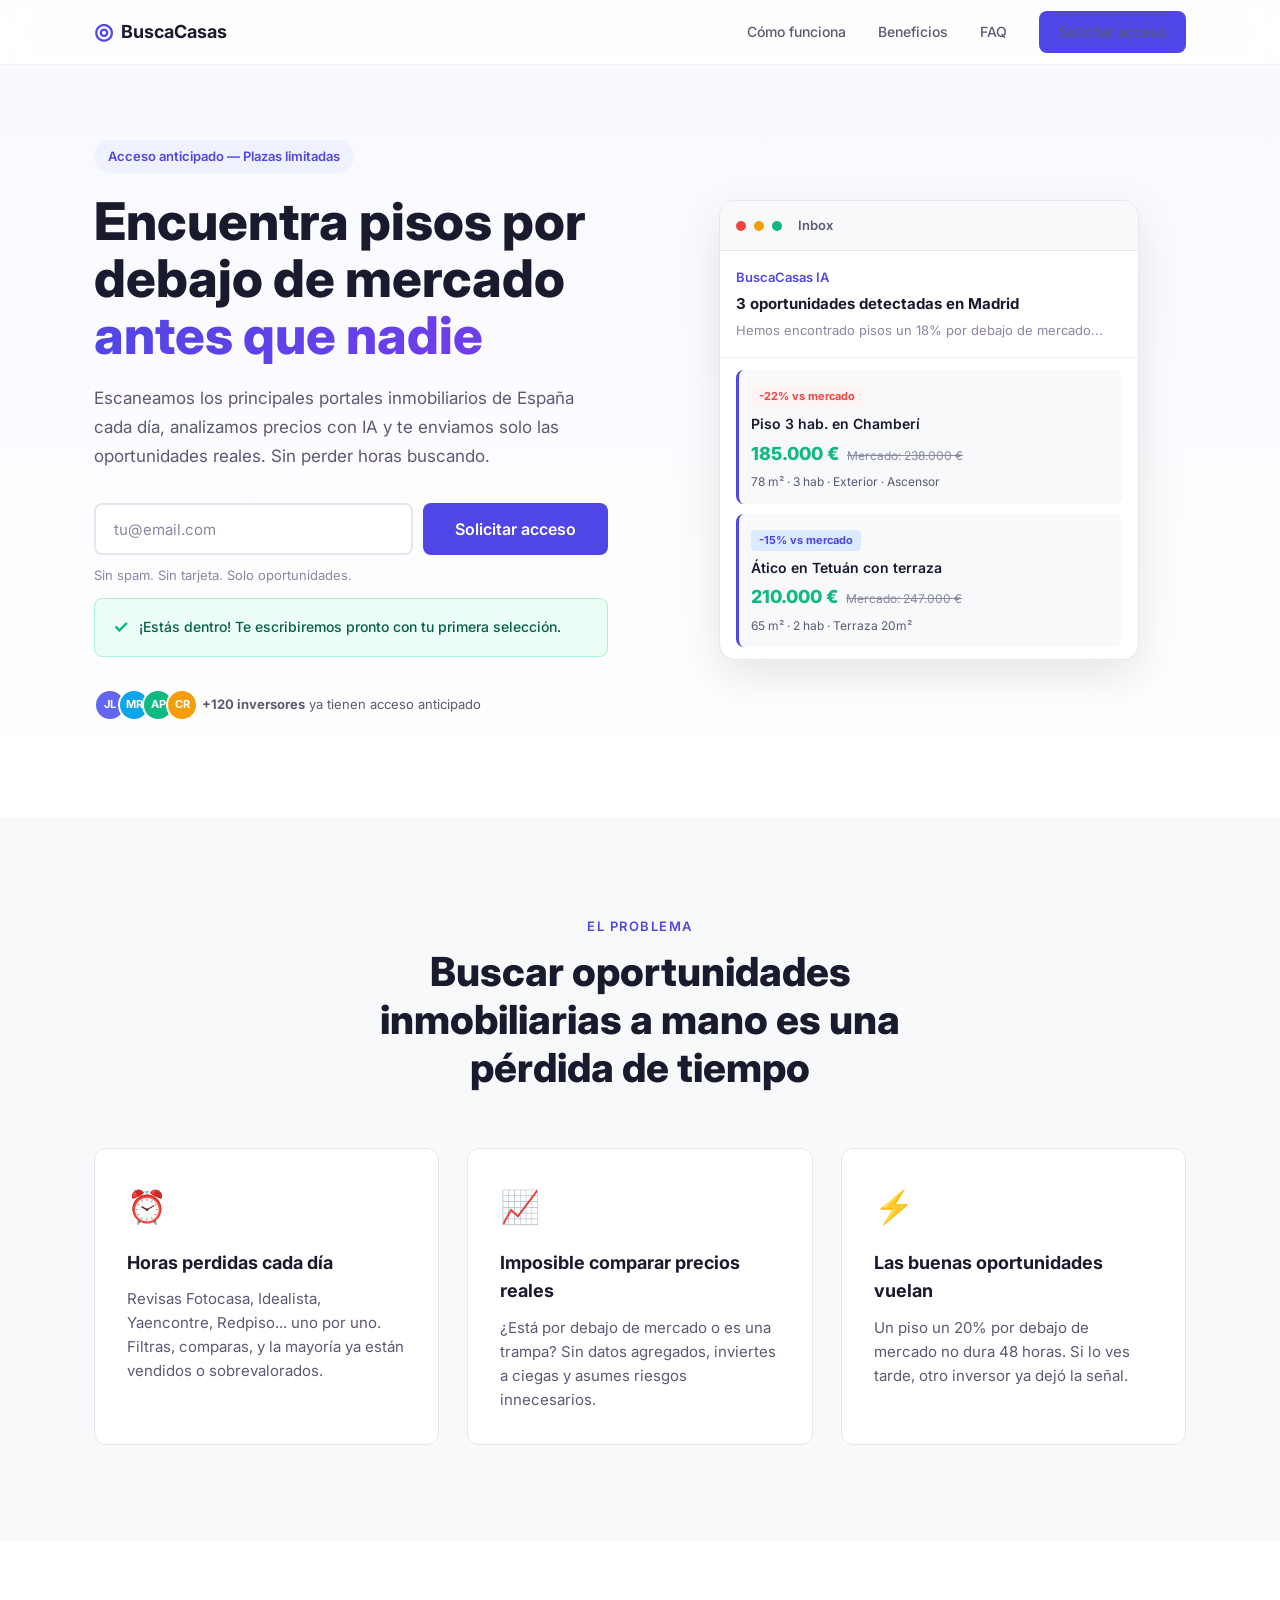
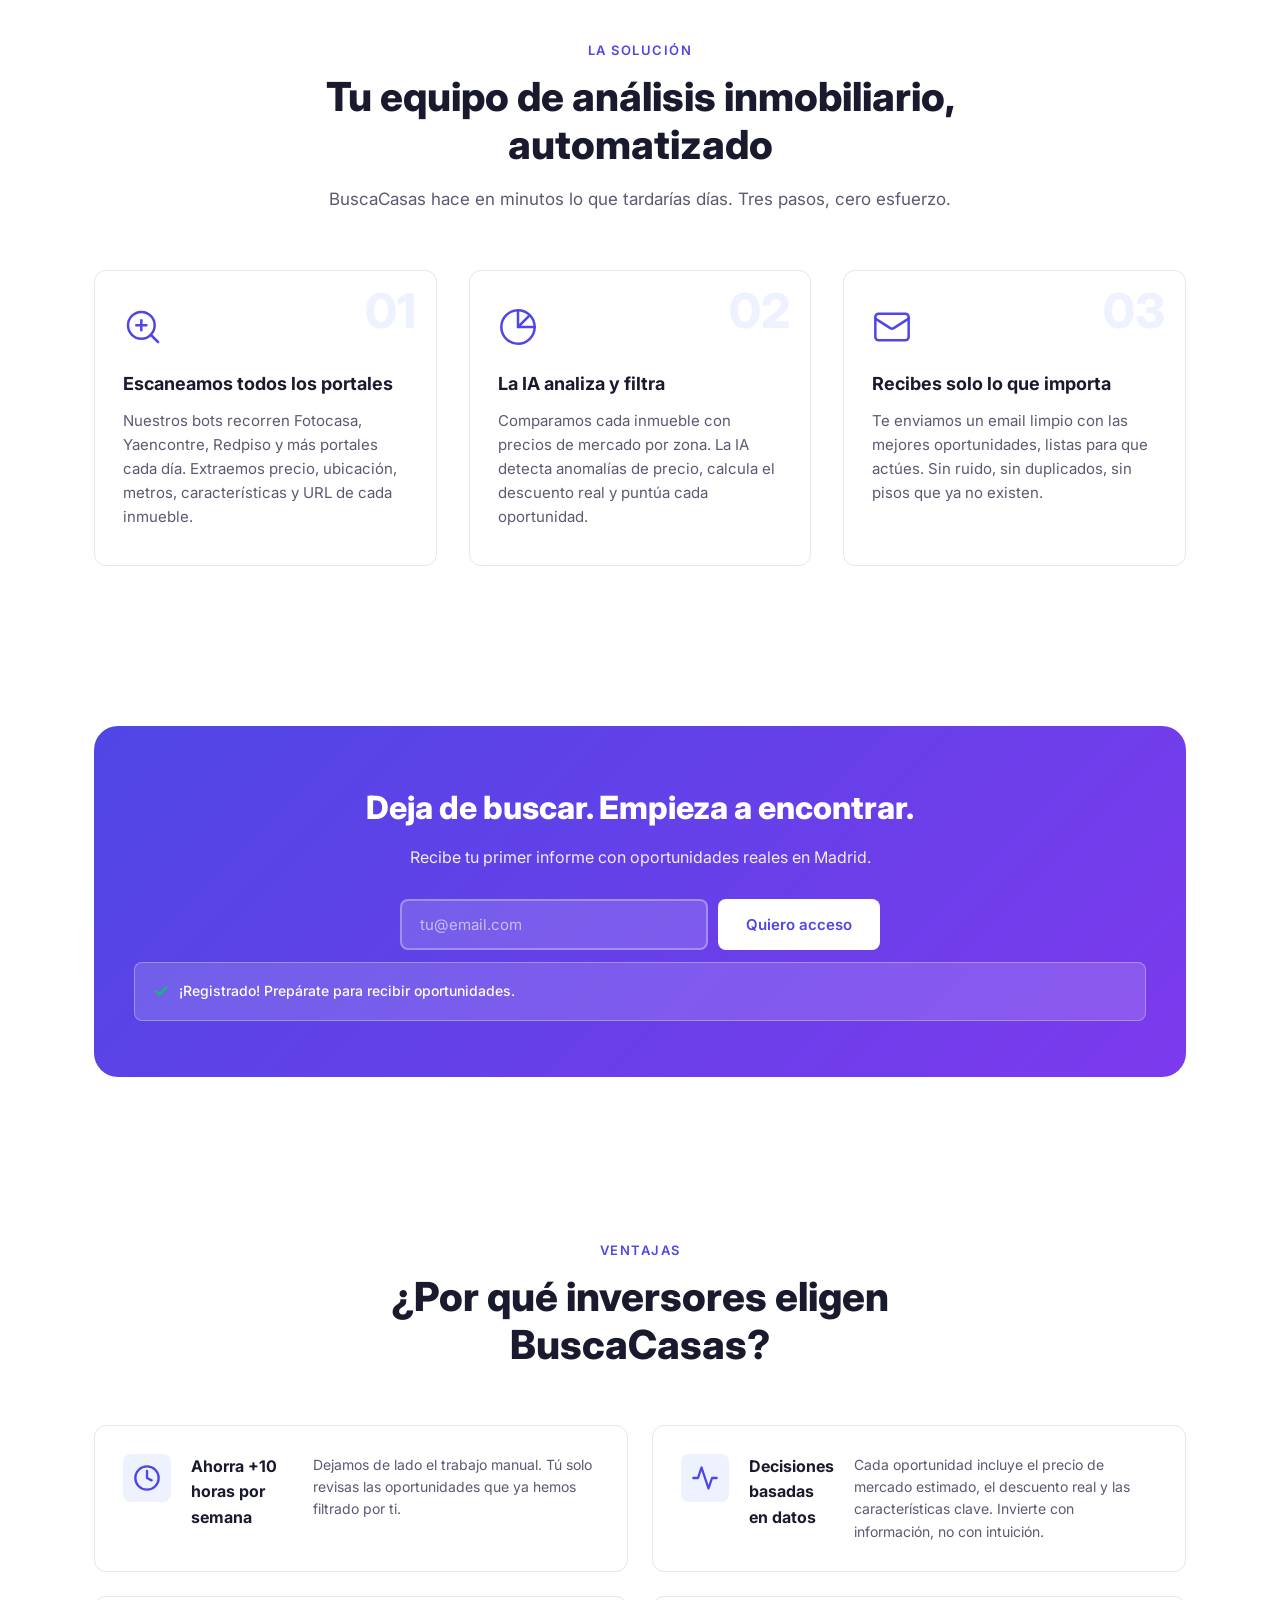
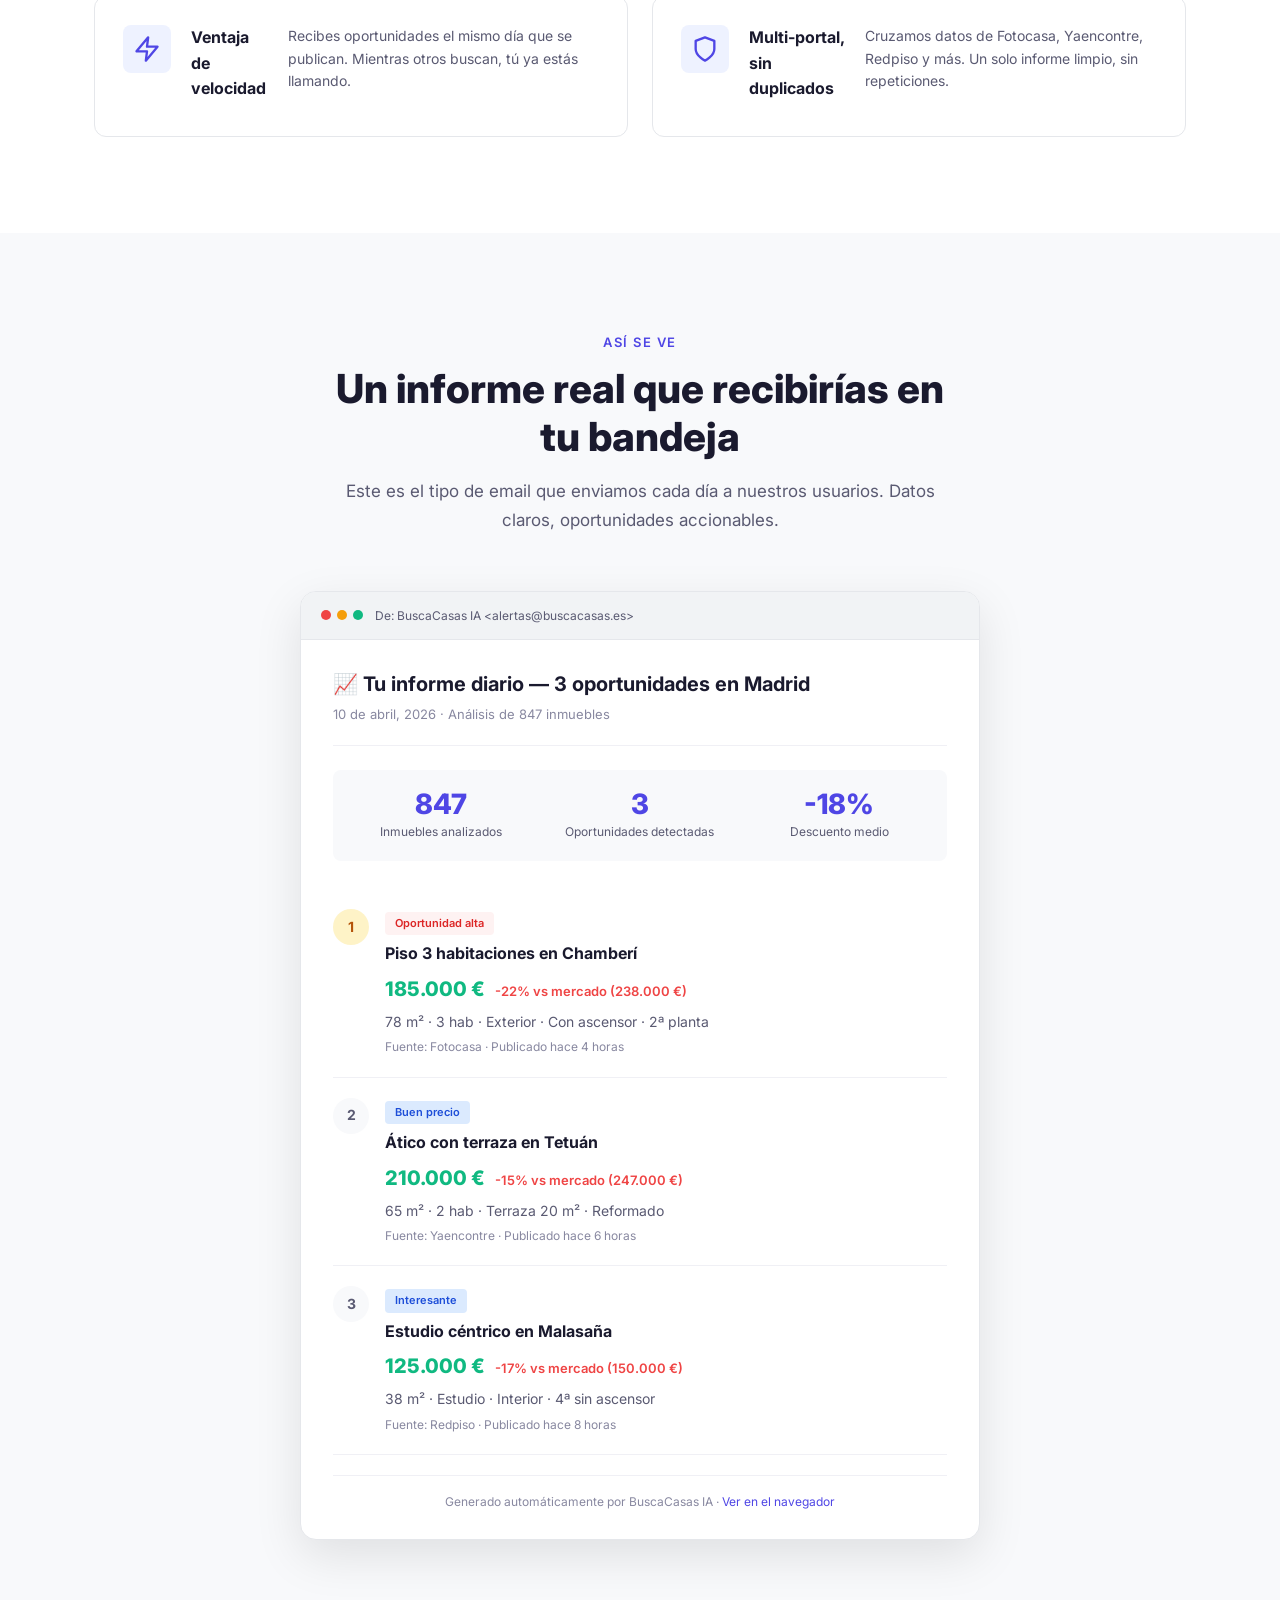
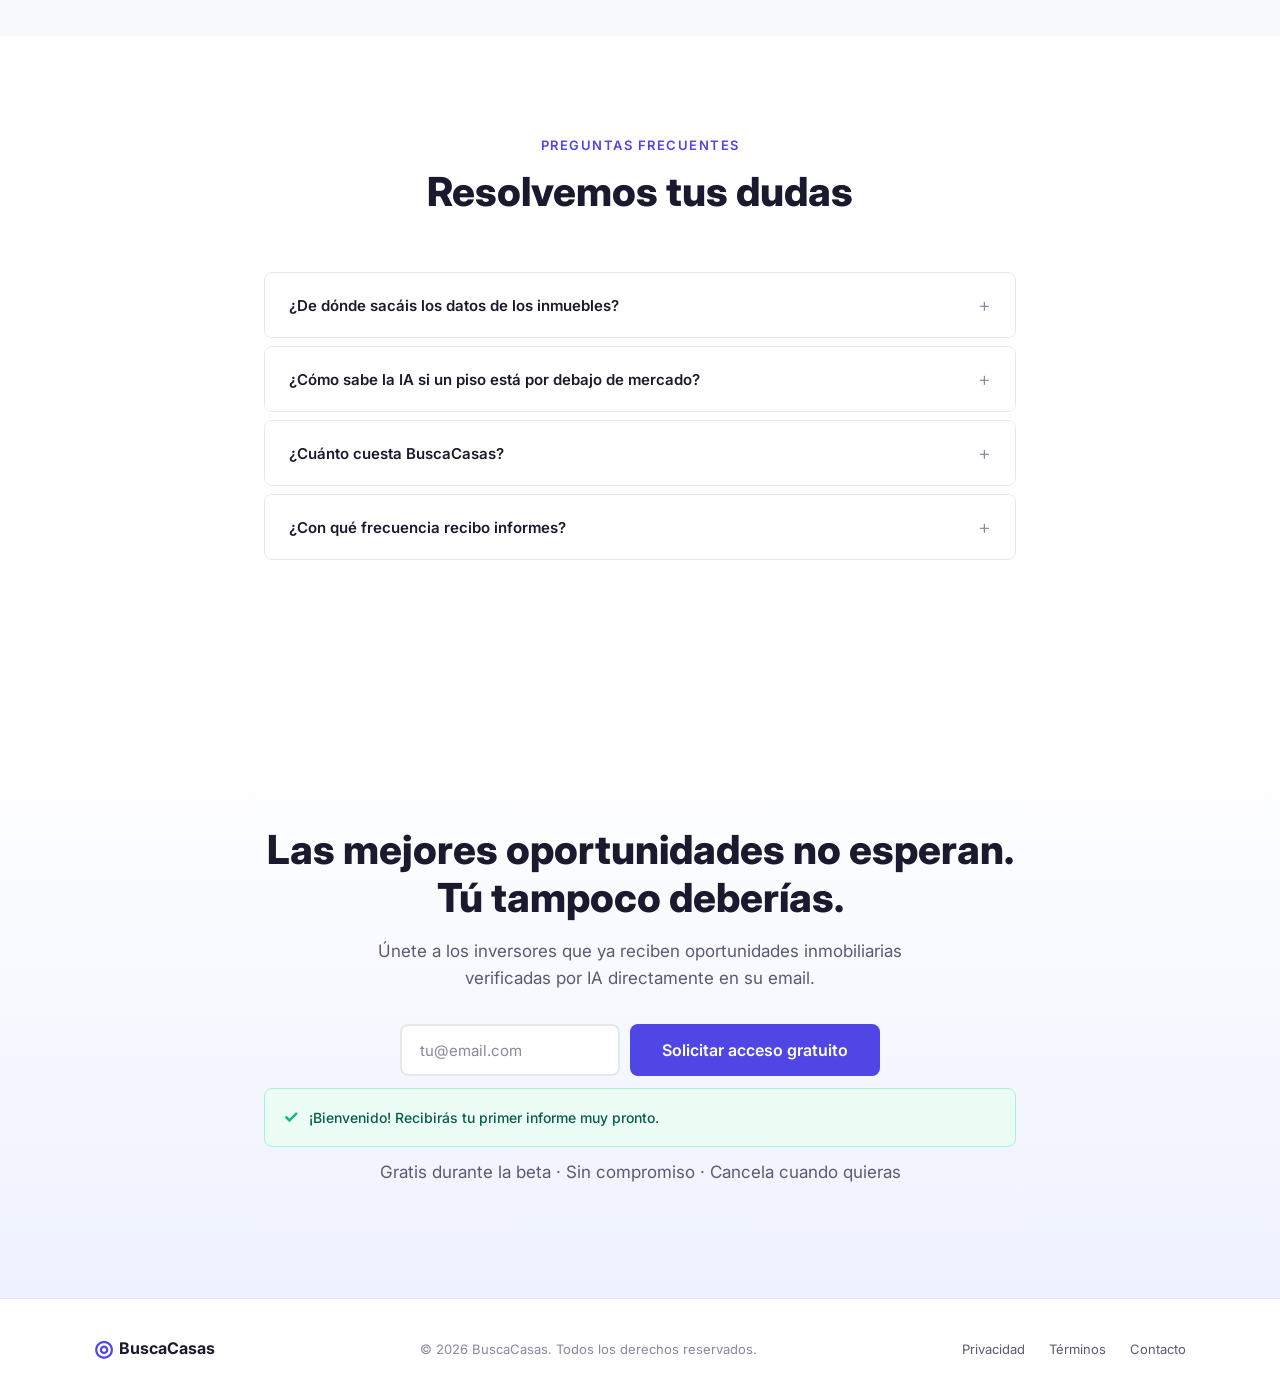
<file: docs/index.html>
<!DOCTYPE html>
<html lang="es">
<head>
    <meta charset="UTF-8">
    <meta name="viewport" content="width=device-width, initial-scale=1.0">
    <title>BuscaCasas — Oportunidades inmobiliarias antes que nadie</title>
    <meta name="description" content="Detectamos pisos por debajo de mercado con IA y te los enviamos antes que a nadie. Para inversores inmobiliarios en España.">
    <link rel="stylesheet" href="styles.css">
    <link rel="preconnect" href="https://fonts.googleapis.com">
    <link rel="preconnect" href="https://fonts.gstatic.com" crossorigin>
    <link href="https://fonts.googleapis.com/css2?family=Inter:wght@400;500;600;700;800&display=swap" rel="stylesheet">
    <!-- Cloudflare Turnstile (CAPTCHA invisible/gratuito) -->
    <script src="https://challenges.cloudflare.com/turnstile/v0/api.js?render=explicit" async defer></script>
</head>
<body>

    <!-- NAV -->
    <nav class="nav" id="nav">
        <div class="container nav__inner">
            <a href="#" class="nav__logo">
                <span class="nav__logo-icon">&#9678;</span> BuscaCasas
            </a>
            <div class="nav__links">
                <a href="#como-funciona">Cómo funciona</a>
                <a href="#beneficios">Beneficios</a>
                <a href="#faq">FAQ</a>
                <a href="#cta-final" class="btn btn--small btn--nav">Solicitar acceso</a>
            </div>
            <button class="nav__hamburger" id="hamburger" aria-label="Menú">
                <span></span><span></span><span></span>
            </button>
        </div>
        <div class="nav__mobile" id="mobileMenu">
            <a href="#como-funciona">Cómo funciona</a>
            <a href="#beneficios">Beneficios</a>
            <a href="#faq">FAQ</a>
            <a href="#cta-final" class="btn btn--small">Solicitar acceso</a>
        </div>
    </nav>

    <!-- HERO -->
    <section class="hero">
        <div class="container hero__grid">
            <div class="hero__content">
                <div class="hero__badge">Acceso anticipado — Plazas limitadas</div>
                <h1 class="hero__title">
                    Encuentra pisos por debajo de mercado
                    <span class="hero__title-accent">antes que nadie</span>
                </h1>
                <p class="hero__subtitle">
                    Escaneamos los principales portales inmobiliarios de España cada día,
                    analizamos precios con IA y te enviamos solo las oportunidades reales.
                    Sin perder horas buscando.
                </p>
                <form class="hero__form" id="heroForm">
                    <div class="form-group">
                        <input type="email" id="heroEmail" placeholder="tu@email.com" required autocomplete="email">
                        <button type="submit" class="btn btn--primary btn--lg">
                            <span class="btn__text">Solicitar acceso</span>
                            <span class="btn__loader" hidden></span>
                        </button>
                    </div>
                    <div class="cf-turnstile-wrapper" id="heroCaptcha"></div>
                    <p class="hero__form-note">Sin spam. Sin tarjeta. Solo oportunidades.</p>
                    <div class="form-success" id="heroSuccess" hidden>
                        <span class="form-success__icon">&#10003;</span>
                        <span>¡Estás dentro! Te escribiremos pronto con tu primera selección.</span>
                    </div>
                </form>
                <div class="hero__social-proof">
                    <div class="hero__avatars">
                        <span class="avatar" style="background:#6366f1;">JL</span>
                        <span class="avatar" style="background:#0ea5e9;">MR</span>
                        <span class="avatar" style="background:#10b981;">AP</span>
                        <span class="avatar" style="background:#f59e0b;">CR</span>
                    </div>
                    <p><strong>+120 inversores</strong> ya tienen acceso anticipado</p>
                </div>
            </div>
            <div class="hero__visual">
                <div class="mock-email">
                    <div class="mock-email__header">
                        <div class="mock-email__dot mock-email__dot--red"></div>
                        <div class="mock-email__dot mock-email__dot--yellow"></div>
                        <div class="mock-email__dot mock-email__dot--green"></div>
                        <span class="mock-email__title">Inbox</span>
                    </div>
                    <div class="mock-email__subject">
                        <div class="mock-email__from">BuscaCasas IA</div>
                        <div class="mock-email__subj">3 oportunidades detectadas en Madrid</div>
                        <div class="mock-email__preview">Hemos encontrado pisos un 18% por debajo de mercado...</div>
                    </div>
                    <div class="mock-email__body">
                        <div class="mock-property">
                            <div class="mock-property__badge mock-property__badge--hot">-22% vs mercado</div>
                            <div class="mock-property__title">Piso 3 hab. en Chamberí</div>
                            <div class="mock-property__price">185.000 €<span class="mock-property__avg">Mercado: 238.000 €</span></div>
                            <div class="mock-property__meta">78 m² · 3 hab · Exterior · Ascensor</div>
                        </div>
                        <div class="mock-property">
                            <div class="mock-property__badge">-15% vs mercado</div>
                            <div class="mock-property__title">Ático en Tetuán con terraza</div>
                            <div class="mock-property__price">210.000 €<span class="mock-property__avg">Mercado: 247.000 €</span></div>
                            <div class="mock-property__meta">65 m² · 2 hab · Terraza 20m²</div>
                        </div>
                    </div>
                </div>
            </div>
        </div>
    </section>

    <!-- PROBLEMA -->
    <section class="section section--dark" id="problema">
        <div class="container">
            <div class="section__header">
                <span class="section__label">El problema</span>
                <h2 class="section__title">Buscar oportunidades inmobiliarias a mano es una pérdida de tiempo</h2>
            </div>
            <div class="problems__grid">
                <div class="problem-card" data-animate>
                    <div class="problem-card__icon">&#9200;</div>
                    <h3>Horas perdidas cada día</h3>
                    <p>Revisas Fotocasa, Idealista, Yaencontre, Redpiso... uno por uno. Filtras, comparas, y la mayoría ya están vendidos o sobrevalorados.</p>
                </div>
                <div class="problem-card" data-animate>
                    <div class="problem-card__icon">&#128200;</div>
                    <h3>Imposible comparar precios reales</h3>
                    <p>¿Está por debajo de mercado o es una trampa? Sin datos agregados, inviertes a ciegas y asumes riesgos innecesarios.</p>
                </div>
                <div class="problem-card" data-animate>
                    <div class="problem-card__icon">&#9889;</div>
                    <h3>Las buenas oportunidades vuelan</h3>
                    <p>Un piso un 20% por debajo de mercado no dura 48 horas. Si lo ves tarde, otro inversor ya dejó la señal.</p>
                </div>
            </div>
        </div>
    </section>

    <!-- SOLUCIÓN / CÓMO FUNCIONA -->
    <section class="section" id="como-funciona">
        <div class="container">
            <div class="section__header">
                <span class="section__label">La solución</span>
                <h2 class="section__title">Tu equipo de análisis inmobiliario, automatizado</h2>
                <p class="section__desc">BuscaCasas hace en minutos lo que tardarías días. Tres pasos, cero esfuerzo.</p>
            </div>
            <div class="steps__grid">
                <div class="step-card" data-animate>
                    <div class="step-card__number">01</div>
                    <div class="step-card__icon">
                        <svg width="40" height="40" viewBox="0 0 24 24" fill="none" stroke="currentColor" stroke-width="1.5" stroke-linecap="round" stroke-linejoin="round"><circle cx="11" cy="11" r="8"/><path d="m21 21-4.35-4.35"/><path d="M11 8v6"/><path d="M8 11h6"/></svg>
                    </div>
                    <h3>Escaneamos todos los portales</h3>
                    <p>Nuestros bots recorren Fotocasa, Yaencontre, Redpiso y más portales cada día. Extraemos precio, ubicación, metros, características y URL de cada inmueble.</p>
                </div>
                <div class="step-card" data-animate>
                    <div class="step-card__number">02</div>
                    <div class="step-card__icon">
                        <svg width="40" height="40" viewBox="0 0 24 24" fill="none" stroke="currentColor" stroke-width="1.5" stroke-linecap="round" stroke-linejoin="round"><path d="M12 2a10 10 0 1 0 10 10H12V2z"/><path d="M12 2a10 10 0 0 1 10 10"/><path d="M12 12l6.5-6.5"/></svg>
                    </div>
                    <h3>La IA analiza y filtra</h3>
                    <p>Comparamos cada inmueble con precios de mercado por zona. La IA detecta anomalías de precio, calcula el descuento real y puntúa cada oportunidad.</p>
                </div>
                <div class="step-card" data-animate>
                    <div class="step-card__number">03</div>
                    <div class="step-card__icon">
                        <svg width="40" height="40" viewBox="0 0 24 24" fill="none" stroke="currentColor" stroke-width="1.5" stroke-linecap="round" stroke-linejoin="round"><rect width="20" height="16" x="2" y="4" rx="2"/><path d="m22 7-8.97 5.7a1.94 1.94 0 0 1-2.06 0L2 7"/></svg>
                    </div>
                    <h3>Recibes solo lo que importa</h3>
                    <p>Te enviamos un email limpio con las mejores oportunidades, listas para que actúes. Sin ruido, sin duplicados, sin pisos que ya no existen.</p>
                </div>
            </div>
        </div>
    </section>

    <!-- CTA INTERMEDIO -->
    <section class="section section--cta">
        <div class="container">
            <div class="cta-block" data-animate>
                <h2>Deja de buscar. Empieza a encontrar.</h2>
                <p>Recibe tu primer informe con oportunidades reales en Madrid.</p>
                <form class="cta-block__form" id="midForm">
                    <div class="form-group">
                        <input type="email" id="midEmail" placeholder="tu@email.com" required autocomplete="email">
                        <button type="submit" class="btn btn--primary">
                            <span class="btn__text">Quiero acceso</span>
                            <span class="btn__loader" hidden></span>
                        </button>
                    </div>
                    <div class="cf-turnstile-wrapper" id="midCaptcha"></div>
                    <div class="form-success" id="midSuccess" hidden>
                        <span class="form-success__icon">&#10003;</span>
                        <span>¡Registrado! Prepárate para recibir oportunidades.</span>
                    </div>
                </form>
            </div>
        </div>
    </section>

    <!-- BENEFICIOS -->
    <section class="section" id="beneficios">
        <div class="container">
            <div class="section__header">
                <span class="section__label">Ventajas</span>
                <h2 class="section__title">¿Por qué inversores eligen BuscaCasas?</h2>
            </div>
            <div class="benefits__grid">
                <div class="benefit-card" data-animate>
                    <div class="benefit-card__icon">
                        <svg width="28" height="28" viewBox="0 0 24 24" fill="none" stroke="currentColor" stroke-width="2" stroke-linecap="round" stroke-linejoin="round"><circle cx="12" cy="12" r="10"/><polyline points="12 6 12 12 16 14"/></svg>
                    </div>
                    <h3>Ahorra +10 horas por semana</h3>
                    <p>Dejamos de lado el trabajo manual. Tú solo revisas las oportunidades que ya hemos filtrado por ti.</p>
                </div>
                <div class="benefit-card" data-animate>
                    <div class="benefit-card__icon">
                        <svg width="28" height="28" viewBox="0 0 24 24" fill="none" stroke="currentColor" stroke-width="2" stroke-linecap="round" stroke-linejoin="round"><path d="M22 12h-4l-3 9L9 3l-3 9H2"/></svg>
                    </div>
                    <h3>Decisiones basadas en datos</h3>
                    <p>Cada oportunidad incluye el precio de mercado estimado, el descuento real y las características clave. Invierte con información, no con intuición.</p>
                </div>
                <div class="benefit-card" data-animate>
                    <div class="benefit-card__icon">
                        <svg width="28" height="28" viewBox="0 0 24 24" fill="none" stroke="currentColor" stroke-width="2" stroke-linecap="round" stroke-linejoin="round"><polygon points="13 2 3 14 12 14 11 22 21 10 12 10 13 2"/></svg>
                    </div>
                    <h3>Ventaja de velocidad</h3>
                    <p>Recibes oportunidades el mismo día que se publican. Mientras otros buscan, tú ya estás llamando.</p>
                </div>
                <div class="benefit-card" data-animate>
                    <div class="benefit-card__icon">
                        <svg width="28" height="28" viewBox="0 0 24 24" fill="none" stroke="currentColor" stroke-width="2" stroke-linecap="round" stroke-linejoin="round"><path d="M12 22s8-4 8-10V5l-8-3-8 3v7c0 6 8 10 8 10z"/></svg>
                    </div>
                    <h3>Multi-portal, sin duplicados</h3>
                    <p>Cruzamos datos de Fotocasa, Yaencontre, Redpiso y más. Un solo informe limpio, sin repeticiones.</p>
                </div>
            </div>
        </div>
    </section>

    <!-- EJEMPLO REAL -->
    <section class="section section--dark" id="ejemplo">
        <div class="container">
            <div class="section__header">
                <span class="section__label">Así se ve</span>
                <h2 class="section__title">Un informe real que recibirías en tu bandeja</h2>
                <p class="section__desc">Este es el tipo de email que enviamos cada día a nuestros usuarios. Datos claros, oportunidades accionables.</p>
            </div>
            <div class="email-preview" data-animate>
                <div class="email-preview__chrome">
                    <div class="email-preview__dots">
                        <span></span><span></span><span></span>
                    </div>
                    <div class="email-preview__bar">De: BuscaCasas IA &lt;alertas@buscacasas.es&gt;</div>
                </div>
                <div class="email-preview__content">
                    <div class="email-preview__header-section">
                        <h3>&#128200; Tu informe diario — 3 oportunidades en Madrid</h3>
                        <p class="email-preview__date">10 de abril, 2026 · Análisis de 847 inmuebles</p>
                    </div>
                    <div class="email-preview__summary">
                        <div class="summary-stat">
                            <span class="summary-stat__number">847</span>
                            <span class="summary-stat__label">Inmuebles analizados</span>
                        </div>
                        <div class="summary-stat">
                            <span class="summary-stat__number">3</span>
                            <span class="summary-stat__label">Oportunidades detectadas</span>
                        </div>
                        <div class="summary-stat">
                            <span class="summary-stat__number">-18%</span>
                            <span class="summary-stat__label">Descuento medio</span>
                        </div>
                    </div>

                    <div class="email-preview__listing">
                        <div class="listing__rank listing__rank--gold">1</div>
                        <div class="listing__content">
                            <div class="listing__tag listing__tag--hot">Oportunidad alta</div>
                            <h4>Piso 3 habitaciones en Chamberí</h4>
                            <div class="listing__price-row">
                                <span class="listing__price">185.000 €</span>
                                <span class="listing__discount">-22% vs mercado (238.000 €)</span>
                            </div>
                            <p class="listing__details">78 m² · 3 hab · Exterior · Con ascensor · 2ª planta</p>
                            <p class="listing__source">Fuente: Fotocasa · Publicado hace 4 horas</p>
                        </div>
                    </div>

                    <div class="email-preview__listing">
                        <div class="listing__rank">2</div>
                        <div class="listing__content">
                            <div class="listing__tag">Buen precio</div>
                            <h4>Ático con terraza en Tetuán</h4>
                            <div class="listing__price-row">
                                <span class="listing__price">210.000 €</span>
                                <span class="listing__discount">-15% vs mercado (247.000 €)</span>
                            </div>
                            <p class="listing__details">65 m² · 2 hab · Terraza 20 m² · Reformado</p>
                            <p class="listing__source">Fuente: Yaencontre · Publicado hace 6 horas</p>
                        </div>
                    </div>

                    <div class="email-preview__listing">
                        <div class="listing__rank">3</div>
                        <div class="listing__content">
                            <div class="listing__tag">Interesante</div>
                            <h4>Estudio céntrico en Malasaña</h4>
                            <div class="listing__price-row">
                                <span class="listing__price">125.000 €</span>
                                <span class="listing__discount">-17% vs mercado (150.000 €)</span>
                            </div>
                            <p class="listing__details">38 m² · Estudio · Interior · 4ª sin ascensor</p>
                            <p class="listing__source">Fuente: Redpiso · Publicado hace 8 horas</p>
                        </div>
                    </div>

                    <div class="email-preview__footer">
                        <p>Generado automáticamente por BuscaCasas IA · <a href="#">Ver en el navegador</a></p>
                    </div>
                </div>
            </div>
        </div>
    </section>

    <!-- FAQ -->
    <section class="section" id="faq">
        <div class="container container--narrow">
            <div class="section__header">
                <span class="section__label">Preguntas frecuentes</span>
                <h2 class="section__title">Resolvemos tus dudas</h2>
            </div>
            <div class="faq__list">
                <div class="faq-item" data-animate>
                    <button class="faq-item__question" aria-expanded="false">
                        <span>¿De dónde sacáis los datos de los inmuebles?</span>
                        <span class="faq-item__icon">+</span>
                    </button>
                    <div class="faq-item__answer">
                        <p>Escaneamos automáticamente los principales portales inmobiliarios de España: Fotocasa, Yaencontre, Redpiso, y estamos integrando más. Todos los datos son públicos y se actualizan diariamente.</p>
                    </div>
                </div>
                <div class="faq-item" data-animate>
                    <button class="faq-item__question" aria-expanded="false">
                        <span>¿Cómo sabe la IA si un piso está por debajo de mercado?</span>
                        <span class="faq-item__icon">+</span>
                    </button>
                    <div class="faq-item__answer">
                        <p>Comparamos cada inmueble con el precio medio por metro cuadrado en su zona, tipo de vivienda y características. Si el precio está significativamente por debajo de la media de la zona, lo marcamos como oportunidad y calculamos el descuento real.</p>
                    </div>
                </div>
                <div class="faq-item" data-animate>
                    <button class="faq-item__question" aria-expanded="false">
                        <span>¿Cuánto cuesta BuscaCasas?</span>
                        <span class="faq-item__icon">+</span>
                    </button>
                    <div class="faq-item__answer">
                        <p>Estamos en fase de acceso anticipado. Los primeros usuarios tendrán acceso gratuito durante el período beta y condiciones especiales cuando lancemos la versión de pago. Apúntate ahora para asegurar tu plaza.</p>
                    </div>
                </div>
                <div class="faq-item" data-animate>
                    <button class="faq-item__question" aria-expanded="false">
                        <span>¿Con qué frecuencia recibo informes?</span>
                        <span class="faq-item__icon">+</span>
                    </button>
                    <div class="faq-item__answer">
                        <p>Recibirás un informe diario con las mejores oportunidades del día. Si un día no hay oportunidades relevantes, no te enviamos nada — nada de spam ni relleno.</p>
                    </div>
                </div>
                <div class="faq-item" data-animate>
                    <button class="faq-item__question" aria-expanded="false">
                        <span>¿Solo funciona en Madrid?</span>
                        <span class="faq-item__icon">+</span>
                    </button>
                    <div class="faq-item__answer">
                        <p>Empezamos con Madrid por la densidad de datos, pero estamos expandiendo a Barcelona, Valencia, Málaga y Sevilla. Si te registras, podrás elegir tus zonas de interés cuando las activemos.</p>
                    </div>
                </div>
            </div>
        </div>
    </section>

    <!-- CTA FINAL -->
    <section class="section section--final" id="cta-final">
        <div class="container container--narrow">
            <div class="final-cta" data-animate>
                <h2>Las mejores oportunidades no esperan.<br>Tú tampoco deberías.</h2>
                <p>Únete a los inversores que ya reciben oportunidades inmobiliarias verificadas por IA directamente en su email.</p>
                <form class="final-cta__form" id="finalForm">
                    <div class="form-group">
                        <input type="email" id="finalEmail" placeholder="tu@email.com" required autocomplete="email">
                        <button type="submit" class="btn btn--primary btn--lg">
                            <span class="btn__text">Solicitar acceso gratuito</span>
                            <span class="btn__loader" hidden></span>
                        </button>
                    </div>
                    <div class="cf-turnstile-wrapper" id="finalCaptcha"></div>
                    <div class="form-success" id="finalSuccess" hidden>
                        <span class="form-success__icon">&#10003;</span>
                        <span>¡Bienvenido! Recibirás tu primer informe muy pronto.</span>
                    </div>
                </form>
                <p class="final-cta__note">Gratis durante la beta · Sin compromiso · Cancela cuando quieras</p>
            </div>
        </div>
    </section>

    <!-- FOOTER -->
    <footer class="footer">
        <div class="container footer__inner">
            <div class="footer__brand">
                <span class="nav__logo-icon">&#9678;</span> BuscaCasas
            </div>
            <p class="footer__copy">&copy; 2026 BuscaCasas. Todos los derechos reservados.</p>
            <div class="footer__links">
                <a href="#">Privacidad</a>
                <a href="#">Términos</a>
                <a href="mailto:hola@buscacasas.es">Contacto</a>
            </div>
        </div>
    </footer>

    <script src="script.js"></script>
</body>
</html>
</file>
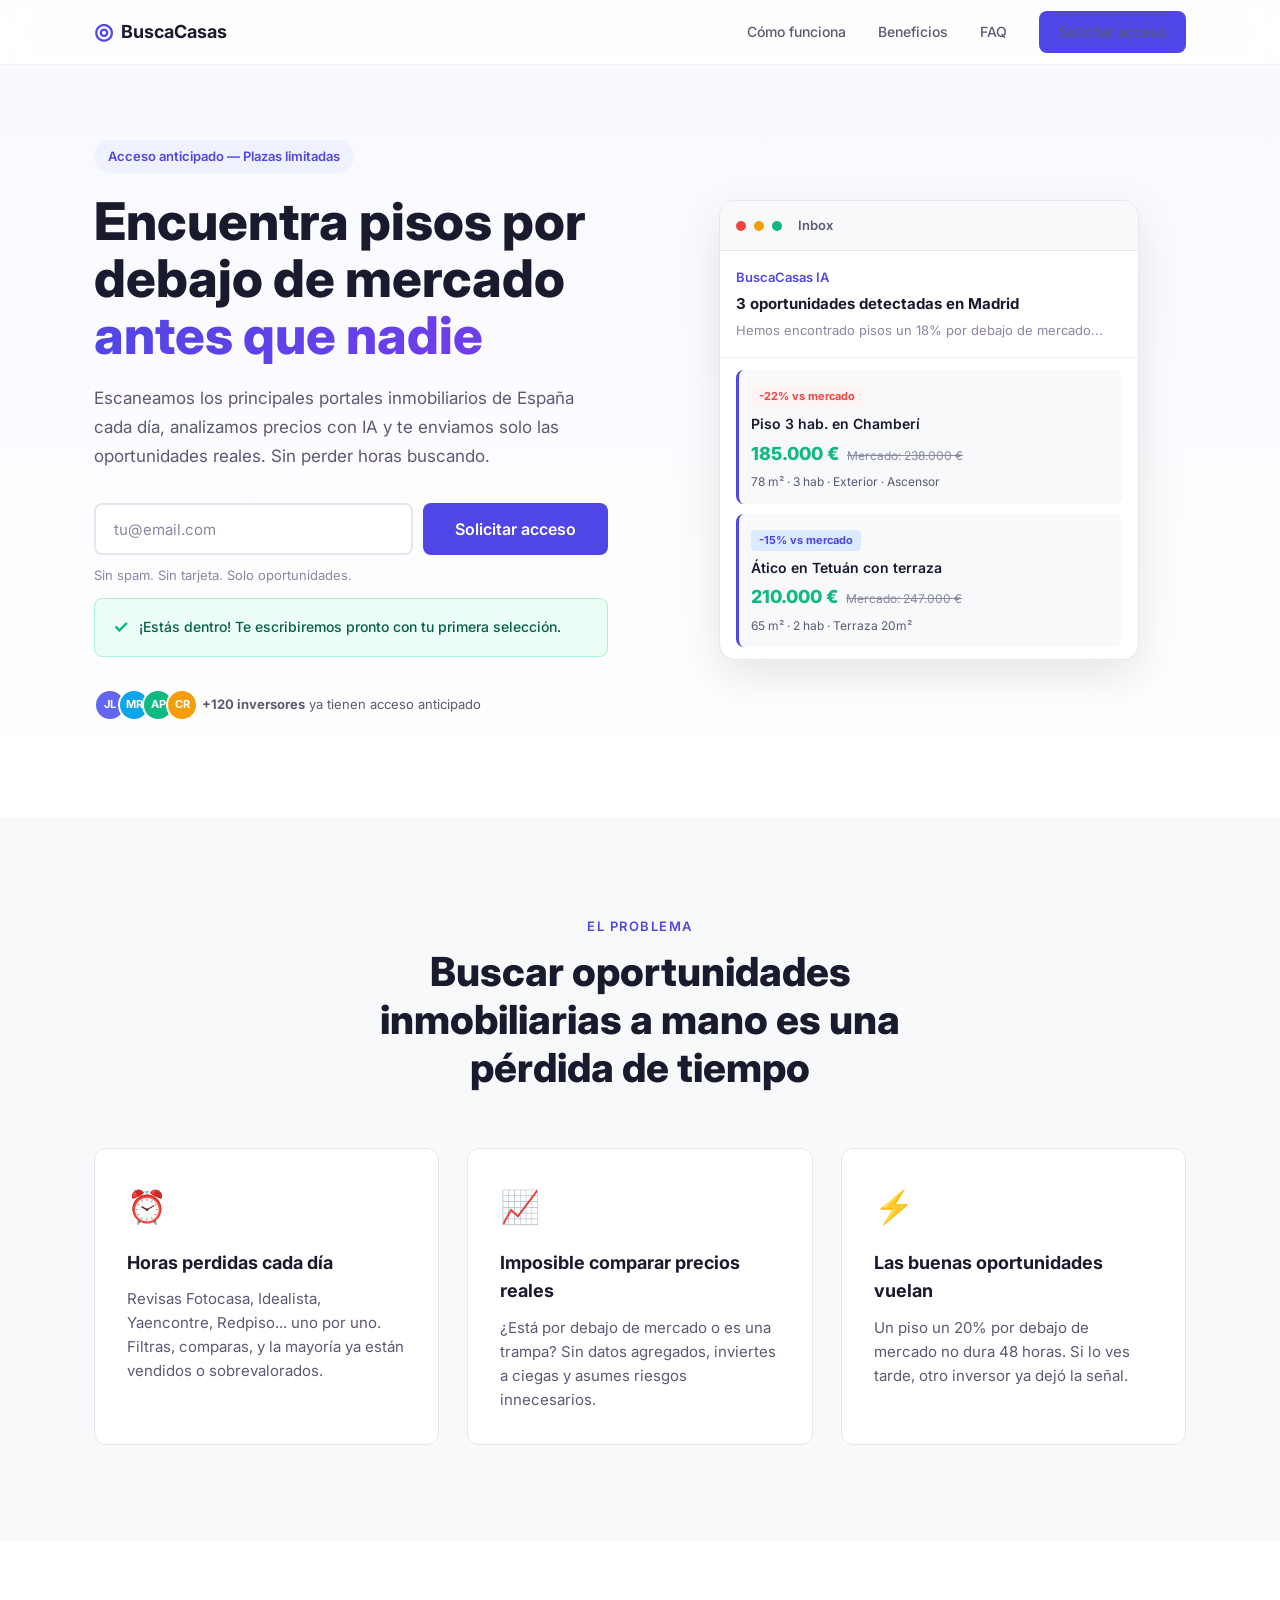
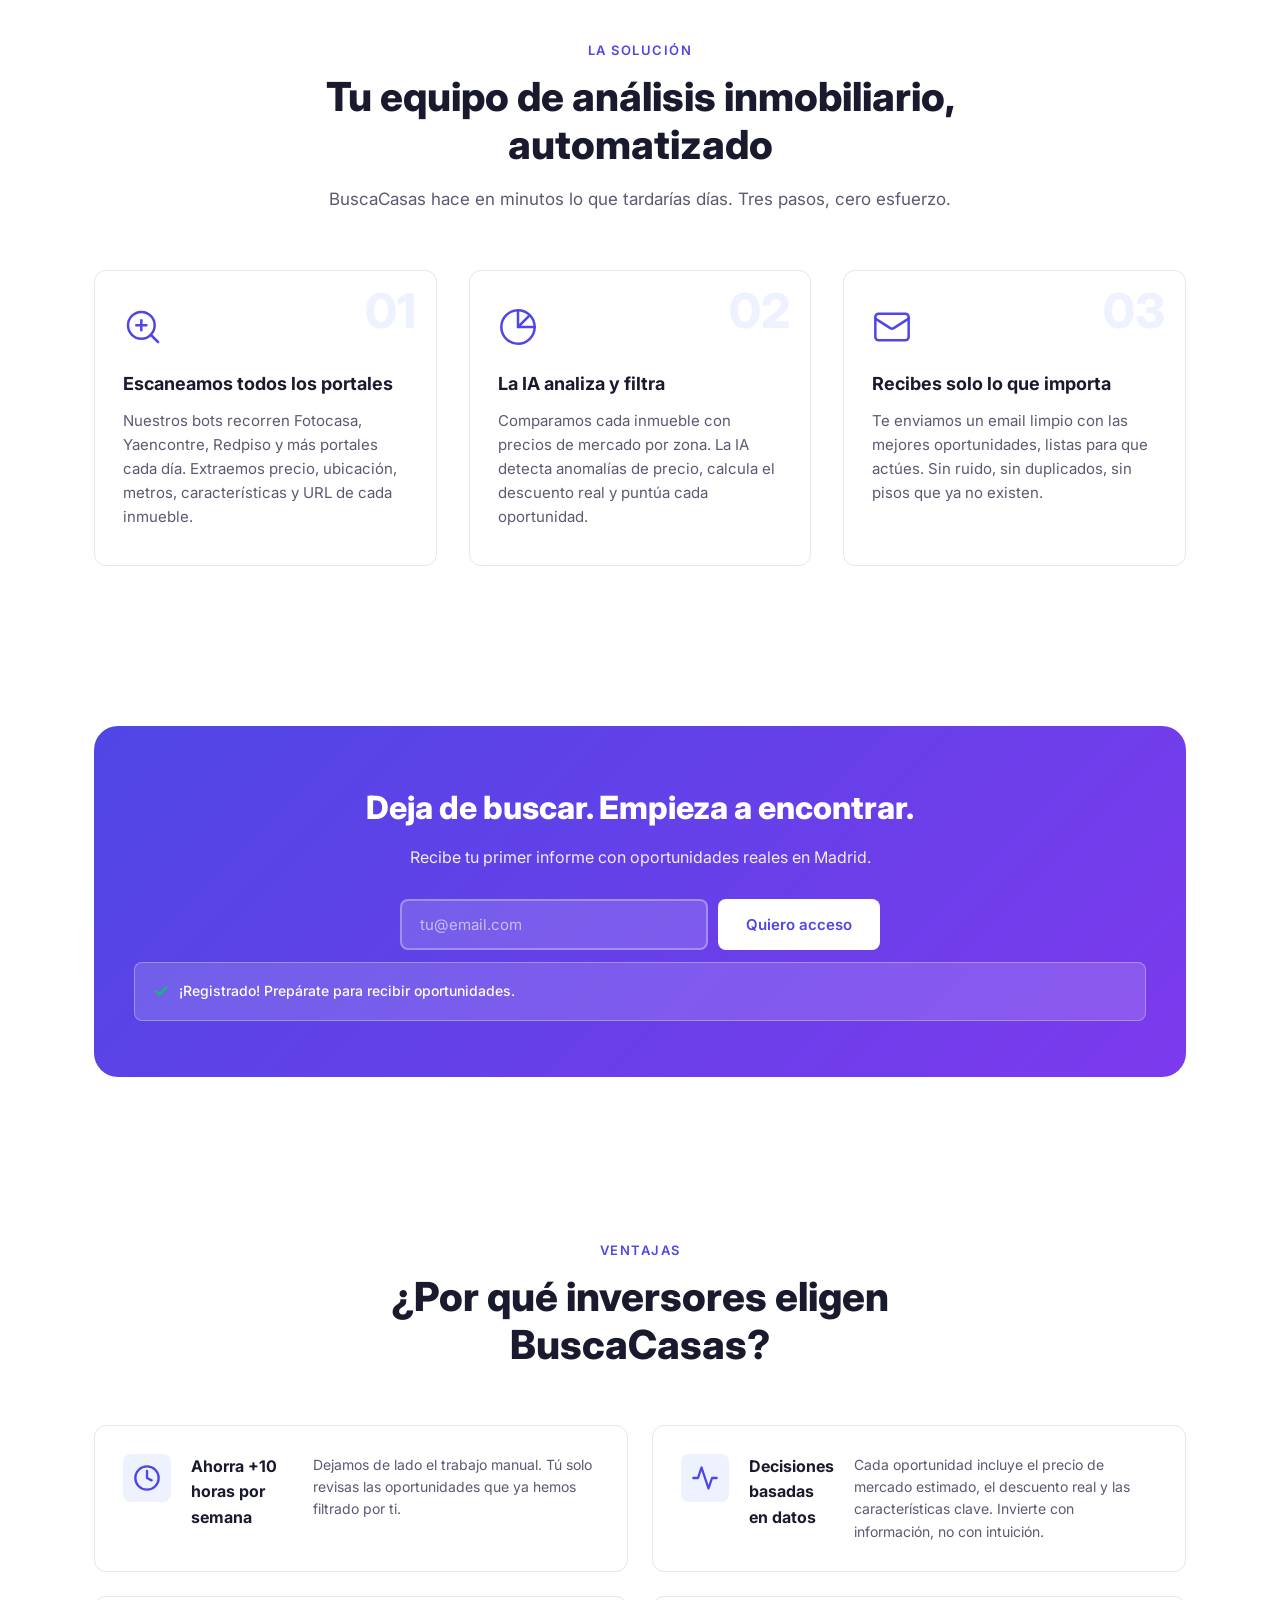
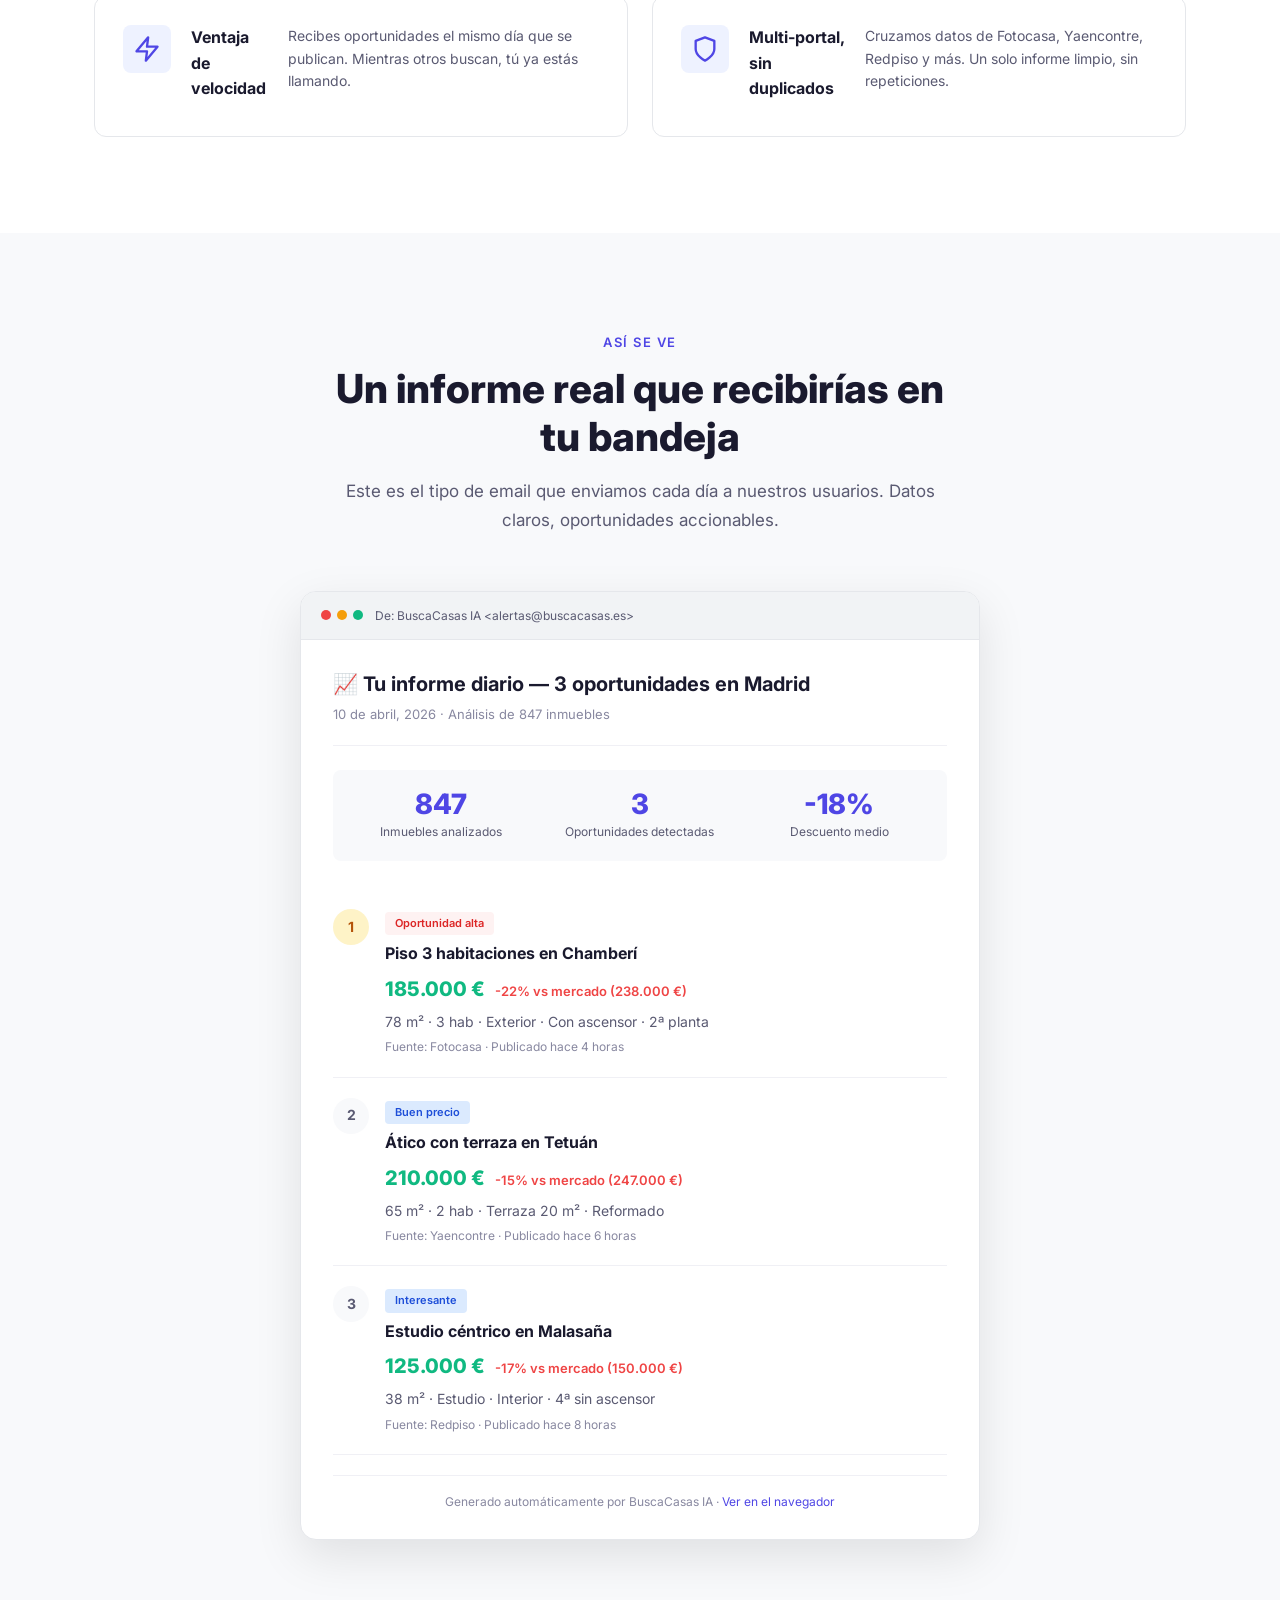
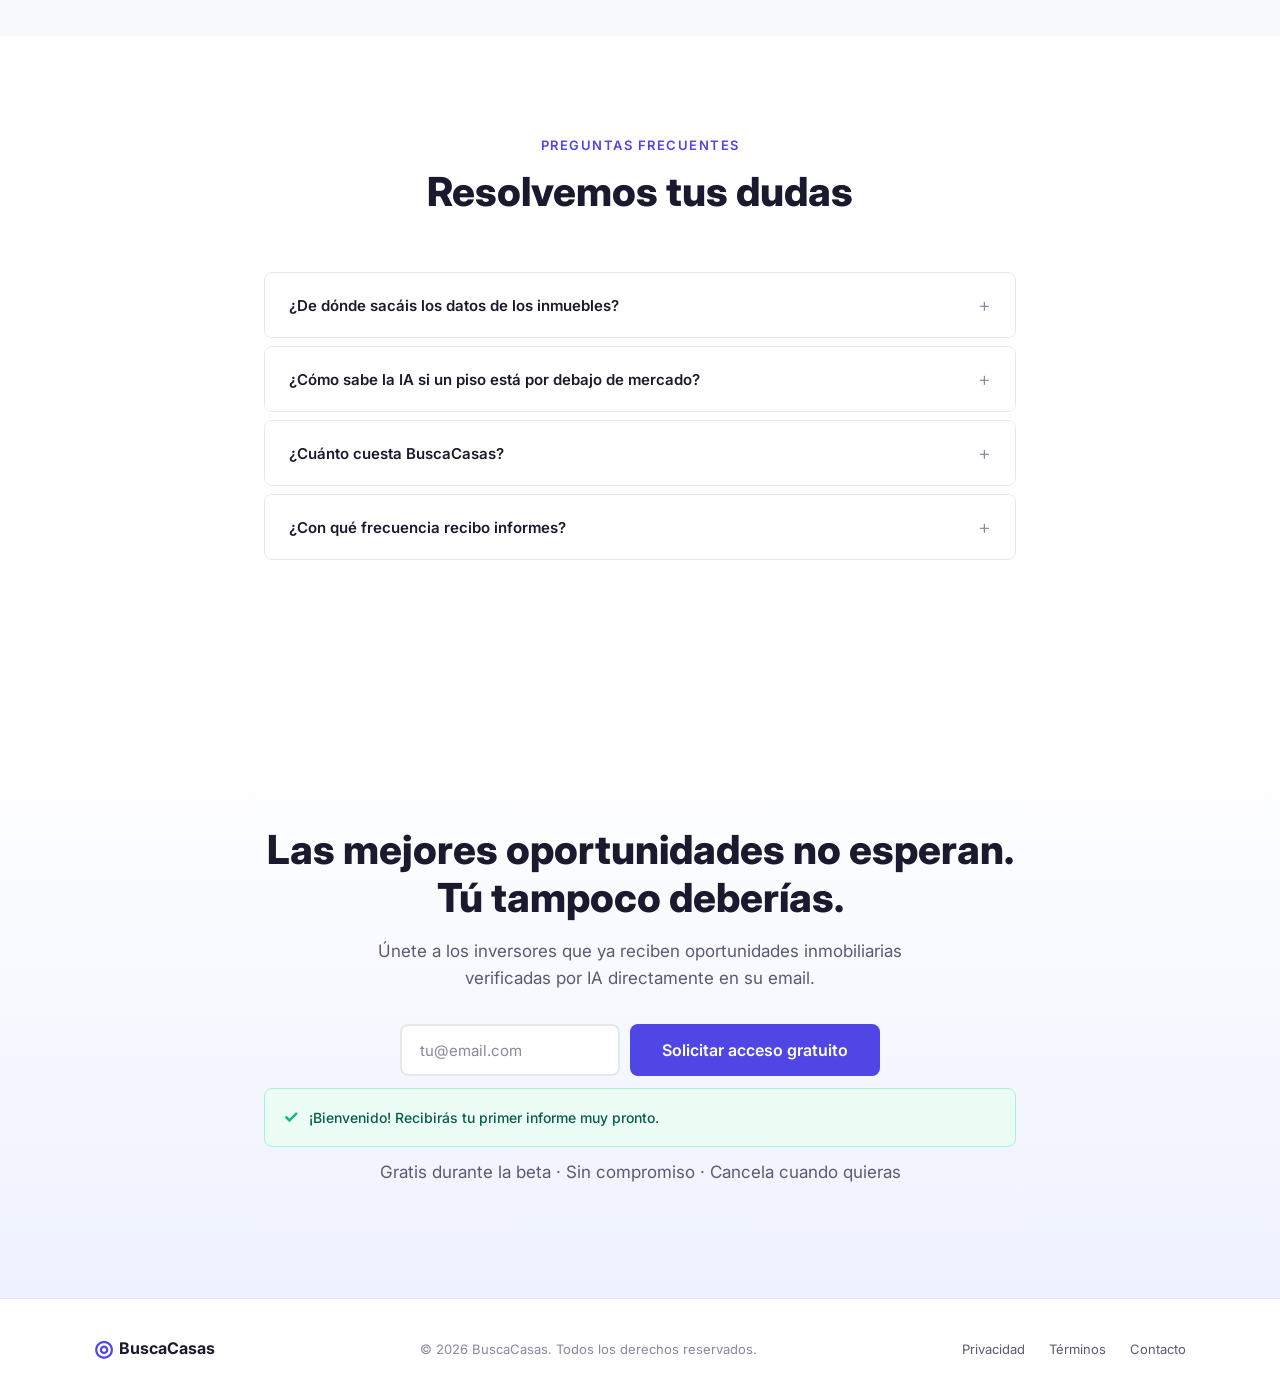
<file: landing/index.html>
<!DOCTYPE html>
<html lang="es">
<head>
    <meta charset="UTF-8">
    <meta name="viewport" content="width=device-width, initial-scale=1.0">
    <title>BuscaCasas — Oportunidades inmobiliarias antes que nadie</title>
    <meta name="description" content="Detectamos pisos por debajo de mercado con IA y te los enviamos antes que a nadie. Para inversores inmobiliarios en España.">
    <link rel="stylesheet" href="styles.css">
    <link rel="preconnect" href="https://fonts.googleapis.com">
    <link rel="preconnect" href="https://fonts.gstatic.com" crossorigin>
    <link href="https://fonts.googleapis.com/css2?family=Inter:wght@400;500;600;700;800&display=swap" rel="stylesheet">
</head>
<body>

    <!-- NAV -->
    <nav class="nav" id="nav">
        <div class="container nav__inner">
            <a href="#" class="nav__logo">
                <span class="nav__logo-icon">&#9678;</span> BuscaCasas
            </a>
            <div class="nav__links">
                <a href="#como-funciona">Cómo funciona</a>
                <a href="#beneficios">Beneficios</a>
                <a href="#faq">FAQ</a>
                <a href="#cta-final" class="btn btn--small btn--nav">Solicitar acceso</a>
            </div>
            <button class="nav__hamburger" id="hamburger" aria-label="Menú">
                <span></span><span></span><span></span>
            </button>
        </div>
        <div class="nav__mobile" id="mobileMenu">
            <a href="#como-funciona">Cómo funciona</a>
            <a href="#beneficios">Beneficios</a>
            <a href="#faq">FAQ</a>
            <a href="#cta-final" class="btn btn--small">Solicitar acceso</a>
        </div>
    </nav>

    <!-- HERO -->
    <section class="hero">
        <div class="container hero__grid">
            <div class="hero__content">
                <div class="hero__badge">Acceso anticipado — Plazas limitadas</div>
                <h1 class="hero__title">
                    Encuentra pisos por debajo de mercado
                    <span class="hero__title-accent">antes que nadie</span>
                </h1>
                <p class="hero__subtitle">
                    Escaneamos los principales portales inmobiliarios de España cada día,
                    analizamos precios con IA y te enviamos solo las oportunidades reales.
                    Sin perder horas buscando.
                </p>
                <form class="hero__form" id="heroForm">
                    <div class="form-group">
                        <input type="email" id="heroEmail" placeholder="tu@email.com" required autocomplete="email">
                        <button type="submit" class="btn btn--primary btn--lg">
                            <span class="btn__text">Solicitar acceso</span>
                            <span class="btn__loader" hidden></span>
                        </button>
                    </div>
                    <p class="hero__form-note">Sin spam. Sin tarjeta. Solo oportunidades.</p>
                    <div class="form-success" id="heroSuccess" hidden>
                        <span class="form-success__icon">&#10003;</span>
                        <span>¡Estás dentro! Te escribiremos pronto con tu primera selección.</span>
                    </div>
                </form>
                <div class="hero__social-proof">
                    <div class="hero__avatars">
                        <span class="avatar" style="background:#6366f1;">JL</span>
                        <span class="avatar" style="background:#0ea5e9;">MR</span>
                        <span class="avatar" style="background:#10b981;">AP</span>
                        <span class="avatar" style="background:#f59e0b;">CR</span>
                    </div>
                    <p><strong>+120 inversores</strong> ya tienen acceso anticipado</p>
                </div>
            </div>
            <div class="hero__visual">
                <div class="mock-email">
                    <div class="mock-email__header">
                        <div class="mock-email__dot mock-email__dot--red"></div>
                        <div class="mock-email__dot mock-email__dot--yellow"></div>
                        <div class="mock-email__dot mock-email__dot--green"></div>
                        <span class="mock-email__title">Inbox</span>
                    </div>
                    <div class="mock-email__subject">
                        <div class="mock-email__from">BuscaCasas IA</div>
                        <div class="mock-email__subj">3 oportunidades detectadas en Madrid</div>
                        <div class="mock-email__preview">Hemos encontrado pisos un 18% por debajo de mercado...</div>
                    </div>
                    <div class="mock-email__body">
                        <div class="mock-property">
                            <div class="mock-property__badge mock-property__badge--hot">-22% vs mercado</div>
                            <div class="mock-property__title">Piso 3 hab. en Chamberí</div>
                            <div class="mock-property__price">185.000 €<span class="mock-property__avg">Mercado: 238.000 €</span></div>
                            <div class="mock-property__meta">78 m² · 3 hab · Exterior · Ascensor</div>
                        </div>
                        <div class="mock-property">
                            <div class="mock-property__badge">-15% vs mercado</div>
                            <div class="mock-property__title">Ático en Tetuán con terraza</div>
                            <div class="mock-property__price">210.000 €<span class="mock-property__avg">Mercado: 247.000 €</span></div>
                            <div class="mock-property__meta">65 m² · 2 hab · Terraza 20m²</div>
                        </div>
                    </div>
                </div>
            </div>
        </div>
    </section>

    <!-- PROBLEMA -->
    <section class="section section--dark" id="problema">
        <div class="container">
            <div class="section__header">
                <span class="section__label">El problema</span>
                <h2 class="section__title">Buscar oportunidades inmobiliarias a mano es una pérdida de tiempo</h2>
            </div>
            <div class="problems__grid">
                <div class="problem-card" data-animate>
                    <div class="problem-card__icon">&#9200;</div>
                    <h3>Horas perdidas cada día</h3>
                    <p>Revisas Fotocasa, Idealista, Yaencontre, Redpiso... uno por uno. Filtras, comparas, y la mayoría ya están vendidos o sobrevalorados.</p>
                </div>
                <div class="problem-card" data-animate>
                    <div class="problem-card__icon">&#128200;</div>
                    <h3>Imposible comparar precios reales</h3>
                    <p>¿Está por debajo de mercado o es una trampa? Sin datos agregados, inviertes a ciegas y asumes riesgos innecesarios.</p>
                </div>
                <div class="problem-card" data-animate>
                    <div class="problem-card__icon">&#9889;</div>
                    <h3>Las buenas oportunidades vuelan</h3>
                    <p>Un piso un 20% por debajo de mercado no dura 48 horas. Si lo ves tarde, otro inversor ya dejó la señal.</p>
                </div>
            </div>
        </div>
    </section>

    <!-- SOLUCIÓN / CÓMO FUNCIONA -->
    <section class="section" id="como-funciona">
        <div class="container">
            <div class="section__header">
                <span class="section__label">La solución</span>
                <h2 class="section__title">Tu equipo de análisis inmobiliario, automatizado</h2>
                <p class="section__desc">BuscaCasas hace en minutos lo que tardarías días. Tres pasos, cero esfuerzo.</p>
            </div>
            <div class="steps__grid">
                <div class="step-card" data-animate>
                    <div class="step-card__number">01</div>
                    <div class="step-card__icon">
                        <svg width="40" height="40" viewBox="0 0 24 24" fill="none" stroke="currentColor" stroke-width="1.5" stroke-linecap="round" stroke-linejoin="round"><circle cx="11" cy="11" r="8"/><path d="m21 21-4.35-4.35"/><path d="M11 8v6"/><path d="M8 11h6"/></svg>
                    </div>
                    <h3>Escaneamos todos los portales</h3>
                    <p>Nuestros bots recorren Fotocasa, Yaencontre, Redpiso y más portales cada día. Extraemos precio, ubicación, metros, características y URL de cada inmueble.</p>
                </div>
                <div class="step-card" data-animate>
                    <div class="step-card__number">02</div>
                    <div class="step-card__icon">
                        <svg width="40" height="40" viewBox="0 0 24 24" fill="none" stroke="currentColor" stroke-width="1.5" stroke-linecap="round" stroke-linejoin="round"><path d="M12 2a10 10 0 1 0 10 10H12V2z"/><path d="M12 2a10 10 0 0 1 10 10"/><path d="M12 12l6.5-6.5"/></svg>
                    </div>
                    <h3>La IA analiza y filtra</h3>
                    <p>Comparamos cada inmueble con precios de mercado por zona. La IA detecta anomalías de precio, calcula el descuento real y puntúa cada oportunidad.</p>
                </div>
                <div class="step-card" data-animate>
                    <div class="step-card__number">03</div>
                    <div class="step-card__icon">
                        <svg width="40" height="40" viewBox="0 0 24 24" fill="none" stroke="currentColor" stroke-width="1.5" stroke-linecap="round" stroke-linejoin="round"><rect width="20" height="16" x="2" y="4" rx="2"/><path d="m22 7-8.97 5.7a1.94 1.94 0 0 1-2.06 0L2 7"/></svg>
                    </div>
                    <h3>Recibes solo lo que importa</h3>
                    <p>Te enviamos un email limpio con las mejores oportunidades, listas para que actúes. Sin ruido, sin duplicados, sin pisos que ya no existen.</p>
                </div>
            </div>
        </div>
    </section>

    <!-- CTA INTERMEDIO -->
    <section class="section section--cta">
        <div class="container">
            <div class="cta-block" data-animate>
                <h2>Deja de buscar. Empieza a encontrar.</h2>
                <p>Recibe tu primer informe con oportunidades reales en Madrid.</p>
                <form class="cta-block__form" id="midForm">
                    <div class="form-group">
                        <input type="email" id="midEmail" placeholder="tu@email.com" required autocomplete="email">
                        <button type="submit" class="btn btn--primary">
                            <span class="btn__text">Quiero acceso</span>
                            <span class="btn__loader" hidden></span>
                        </button>
                    </div>
                    <div class="form-success" id="midSuccess" hidden>
                        <span class="form-success__icon">&#10003;</span>
                        <span>¡Registrado! Prepárate para recibir oportunidades.</span>
                    </div>
                </form>
            </div>
        </div>
    </section>

    <!-- BENEFICIOS -->
    <section class="section" id="beneficios">
        <div class="container">
            <div class="section__header">
                <span class="section__label">Ventajas</span>
                <h2 class="section__title">¿Por qué inversores eligen BuscaCasas?</h2>
            </div>
            <div class="benefits__grid">
                <div class="benefit-card" data-animate>
                    <div class="benefit-card__icon">
                        <svg width="28" height="28" viewBox="0 0 24 24" fill="none" stroke="currentColor" stroke-width="2" stroke-linecap="round" stroke-linejoin="round"><circle cx="12" cy="12" r="10"/><polyline points="12 6 12 12 16 14"/></svg>
                    </div>
                    <h3>Ahorra +10 horas por semana</h3>
                    <p>Dejamos de lado el trabajo manual. Tú solo revisas las oportunidades que ya hemos filtrado por ti.</p>
                </div>
                <div class="benefit-card" data-animate>
                    <div class="benefit-card__icon">
                        <svg width="28" height="28" viewBox="0 0 24 24" fill="none" stroke="currentColor" stroke-width="2" stroke-linecap="round" stroke-linejoin="round"><path d="M22 12h-4l-3 9L9 3l-3 9H2"/></svg>
                    </div>
                    <h3>Decisiones basadas en datos</h3>
                    <p>Cada oportunidad incluye el precio de mercado estimado, el descuento real y las características clave. Invierte con información, no con intuición.</p>
                </div>
                <div class="benefit-card" data-animate>
                    <div class="benefit-card__icon">
                        <svg width="28" height="28" viewBox="0 0 24 24" fill="none" stroke="currentColor" stroke-width="2" stroke-linecap="round" stroke-linejoin="round"><polygon points="13 2 3 14 12 14 11 22 21 10 12 10 13 2"/></svg>
                    </div>
                    <h3>Ventaja de velocidad</h3>
                    <p>Recibes oportunidades el mismo día que se publican. Mientras otros buscan, tú ya estás llamando.</p>
                </div>
                <div class="benefit-card" data-animate>
                    <div class="benefit-card__icon">
                        <svg width="28" height="28" viewBox="0 0 24 24" fill="none" stroke="currentColor" stroke-width="2" stroke-linecap="round" stroke-linejoin="round"><path d="M12 22s8-4 8-10V5l-8-3-8 3v7c0 6 8 10 8 10z"/></svg>
                    </div>
                    <h3>Multi-portal, sin duplicados</h3>
                    <p>Cruzamos datos de Fotocasa, Yaencontre, Redpiso y más. Un solo informe limpio, sin repeticiones.</p>
                </div>
            </div>
        </div>
    </section>

    <!-- EJEMPLO REAL -->
    <section class="section section--dark" id="ejemplo">
        <div class="container">
            <div class="section__header">
                <span class="section__label">Así se ve</span>
                <h2 class="section__title">Un informe real que recibirías en tu bandeja</h2>
                <p class="section__desc">Este es el tipo de email que enviamos cada día a nuestros usuarios. Datos claros, oportunidades accionables.</p>
            </div>
            <div class="email-preview" data-animate>
                <div class="email-preview__chrome">
                    <div class="email-preview__dots">
                        <span></span><span></span><span></span>
                    </div>
                    <div class="email-preview__bar">De: BuscaCasas IA &lt;alertas@buscacasas.es&gt;</div>
                </div>
                <div class="email-preview__content">
                    <div class="email-preview__header-section">
                        <h3>&#128200; Tu informe diario — 3 oportunidades en Madrid</h3>
                        <p class="email-preview__date">10 de abril, 2026 · Análisis de 847 inmuebles</p>
                    </div>
                    <div class="email-preview__summary">
                        <div class="summary-stat">
                            <span class="summary-stat__number">847</span>
                            <span class="summary-stat__label">Inmuebles analizados</span>
                        </div>
                        <div class="summary-stat">
                            <span class="summary-stat__number">3</span>
                            <span class="summary-stat__label">Oportunidades detectadas</span>
                        </div>
                        <div class="summary-stat">
                            <span class="summary-stat__number">-18%</span>
                            <span class="summary-stat__label">Descuento medio</span>
                        </div>
                    </div>

                    <div class="email-preview__listing">
                        <div class="listing__rank listing__rank--gold">1</div>
                        <div class="listing__content">
                            <div class="listing__tag listing__tag--hot">Oportunidad alta</div>
                            <h4>Piso 3 habitaciones en Chamberí</h4>
                            <div class="listing__price-row">
                                <span class="listing__price">185.000 €</span>
                                <span class="listing__discount">-22% vs mercado (238.000 €)</span>
                            </div>
                            <p class="listing__details">78 m² · 3 hab · Exterior · Con ascensor · 2ª planta</p>
                            <p class="listing__source">Fuente: Fotocasa · Publicado hace 4 horas</p>
                        </div>
                    </div>

                    <div class="email-preview__listing">
                        <div class="listing__rank">2</div>
                        <div class="listing__content">
                            <div class="listing__tag">Buen precio</div>
                            <h4>Ático con terraza en Tetuán</h4>
                            <div class="listing__price-row">
                                <span class="listing__price">210.000 €</span>
                                <span class="listing__discount">-15% vs mercado (247.000 €)</span>
                            </div>
                            <p class="listing__details">65 m² · 2 hab · Terraza 20 m² · Reformado</p>
                            <p class="listing__source">Fuente: Yaencontre · Publicado hace 6 horas</p>
                        </div>
                    </div>

                    <div class="email-preview__listing">
                        <div class="listing__rank">3</div>
                        <div class="listing__content">
                            <div class="listing__tag">Interesante</div>
                            <h4>Estudio céntrico en Malasaña</h4>
                            <div class="listing__price-row">
                                <span class="listing__price">125.000 €</span>
                                <span class="listing__discount">-17% vs mercado (150.000 €)</span>
                            </div>
                            <p class="listing__details">38 m² · Estudio · Interior · 4ª sin ascensor</p>
                            <p class="listing__source">Fuente: Redpiso · Publicado hace 8 horas</p>
                        </div>
                    </div>

                    <div class="email-preview__footer">
                        <p>Generado automáticamente por BuscaCasas IA · <a href="#">Ver en el navegador</a></p>
                    </div>
                </div>
            </div>
        </div>
    </section>

    <!-- FAQ -->
    <section class="section" id="faq">
        <div class="container container--narrow">
            <div class="section__header">
                <span class="section__label">Preguntas frecuentes</span>
                <h2 class="section__title">Resolvemos tus dudas</h2>
            </div>
            <div class="faq__list">
                <div class="faq-item" data-animate>
                    <button class="faq-item__question" aria-expanded="false">
                        <span>¿De dónde sacáis los datos de los inmuebles?</span>
                        <span class="faq-item__icon">+</span>
                    </button>
                    <div class="faq-item__answer">
                        <p>Escaneamos automáticamente los principales portales inmobiliarios de España: Fotocasa, Yaencontre, Redpiso, y estamos integrando más. Todos los datos son públicos y se actualizan diariamente.</p>
                    </div>
                </div>
                <div class="faq-item" data-animate>
                    <button class="faq-item__question" aria-expanded="false">
                        <span>¿Cómo sabe la IA si un piso está por debajo de mercado?</span>
                        <span class="faq-item__icon">+</span>
                    </button>
                    <div class="faq-item__answer">
                        <p>Comparamos cada inmueble con el precio medio por metro cuadrado en su zona, tipo de vivienda y características. Si el precio está significativamente por debajo de la media de la zona, lo marcamos como oportunidad y calculamos el descuento real.</p>
                    </div>
                </div>
                <div class="faq-item" data-animate>
                    <button class="faq-item__question" aria-expanded="false">
                        <span>¿Cuánto cuesta BuscaCasas?</span>
                        <span class="faq-item__icon">+</span>
                    </button>
                    <div class="faq-item__answer">
                        <p>Estamos en fase de acceso anticipado. Los primeros usuarios tendrán acceso gratuito durante el período beta y condiciones especiales cuando lancemos la versión de pago. Apúntate ahora para asegurar tu plaza.</p>
                    </div>
                </div>
                <div class="faq-item" data-animate>
                    <button class="faq-item__question" aria-expanded="false">
                        <span>¿Con qué frecuencia recibo informes?</span>
                        <span class="faq-item__icon">+</span>
                    </button>
                    <div class="faq-item__answer">
                        <p>Recibirás un informe diario con las mejores oportunidades del día. Si un día no hay oportunidades relevantes, no te enviamos nada — nada de spam ni relleno.</p>
                    </div>
                </div>
                <div class="faq-item" data-animate>
                    <button class="faq-item__question" aria-expanded="false">
                        <span>¿Solo funciona en Madrid?</span>
                        <span class="faq-item__icon">+</span>
                    </button>
                    <div class="faq-item__answer">
                        <p>Empezamos con Madrid por la densidad de datos, pero estamos expandiendo a Barcelona, Valencia, Málaga y Sevilla. Si te registras, podrás elegir tus zonas de interés cuando las activemos.</p>
                    </div>
                </div>
            </div>
        </div>
    </section>

    <!-- CTA FINAL -->
    <section class="section section--final" id="cta-final">
        <div class="container container--narrow">
            <div class="final-cta" data-animate>
                <h2>Las mejores oportunidades no esperan.<br>Tú tampoco deberías.</h2>
                <p>Únete a los inversores que ya reciben oportunidades inmobiliarias verificadas por IA directamente en su email.</p>
                <form class="final-cta__form" id="finalForm">
                    <div class="form-group">
                        <input type="email" id="finalEmail" placeholder="tu@email.com" required autocomplete="email">
                        <button type="submit" class="btn btn--primary btn--lg">
                            <span class="btn__text">Solicitar acceso gratuito</span>
                            <span class="btn__loader" hidden></span>
                        </button>
                    </div>
                    <div class="form-success" id="finalSuccess" hidden>
                        <span class="form-success__icon">&#10003;</span>
                        <span>¡Bienvenido! Recibirás tu primer informe muy pronto.</span>
                    </div>
                </form>
                <p class="final-cta__note">Gratis durante la beta · Sin compromiso · Cancela cuando quieras</p>
            </div>
        </div>
    </section>

    <!-- FOOTER -->
    <footer class="footer">
        <div class="container footer__inner">
            <div class="footer__brand">
                <span class="nav__logo-icon">&#9678;</span> BuscaCasas
            </div>
            <p class="footer__copy">&copy; 2026 BuscaCasas. Todos los derechos reservados.</p>
            <div class="footer__links">
                <a href="#">Privacidad</a>
                <a href="#">Términos</a>
                <a href="mailto:hola@buscacasas.es">Contacto</a>
            </div>
        </div>
    </footer>

    <script src="script.js"></script>
</body>
</html>
</file>
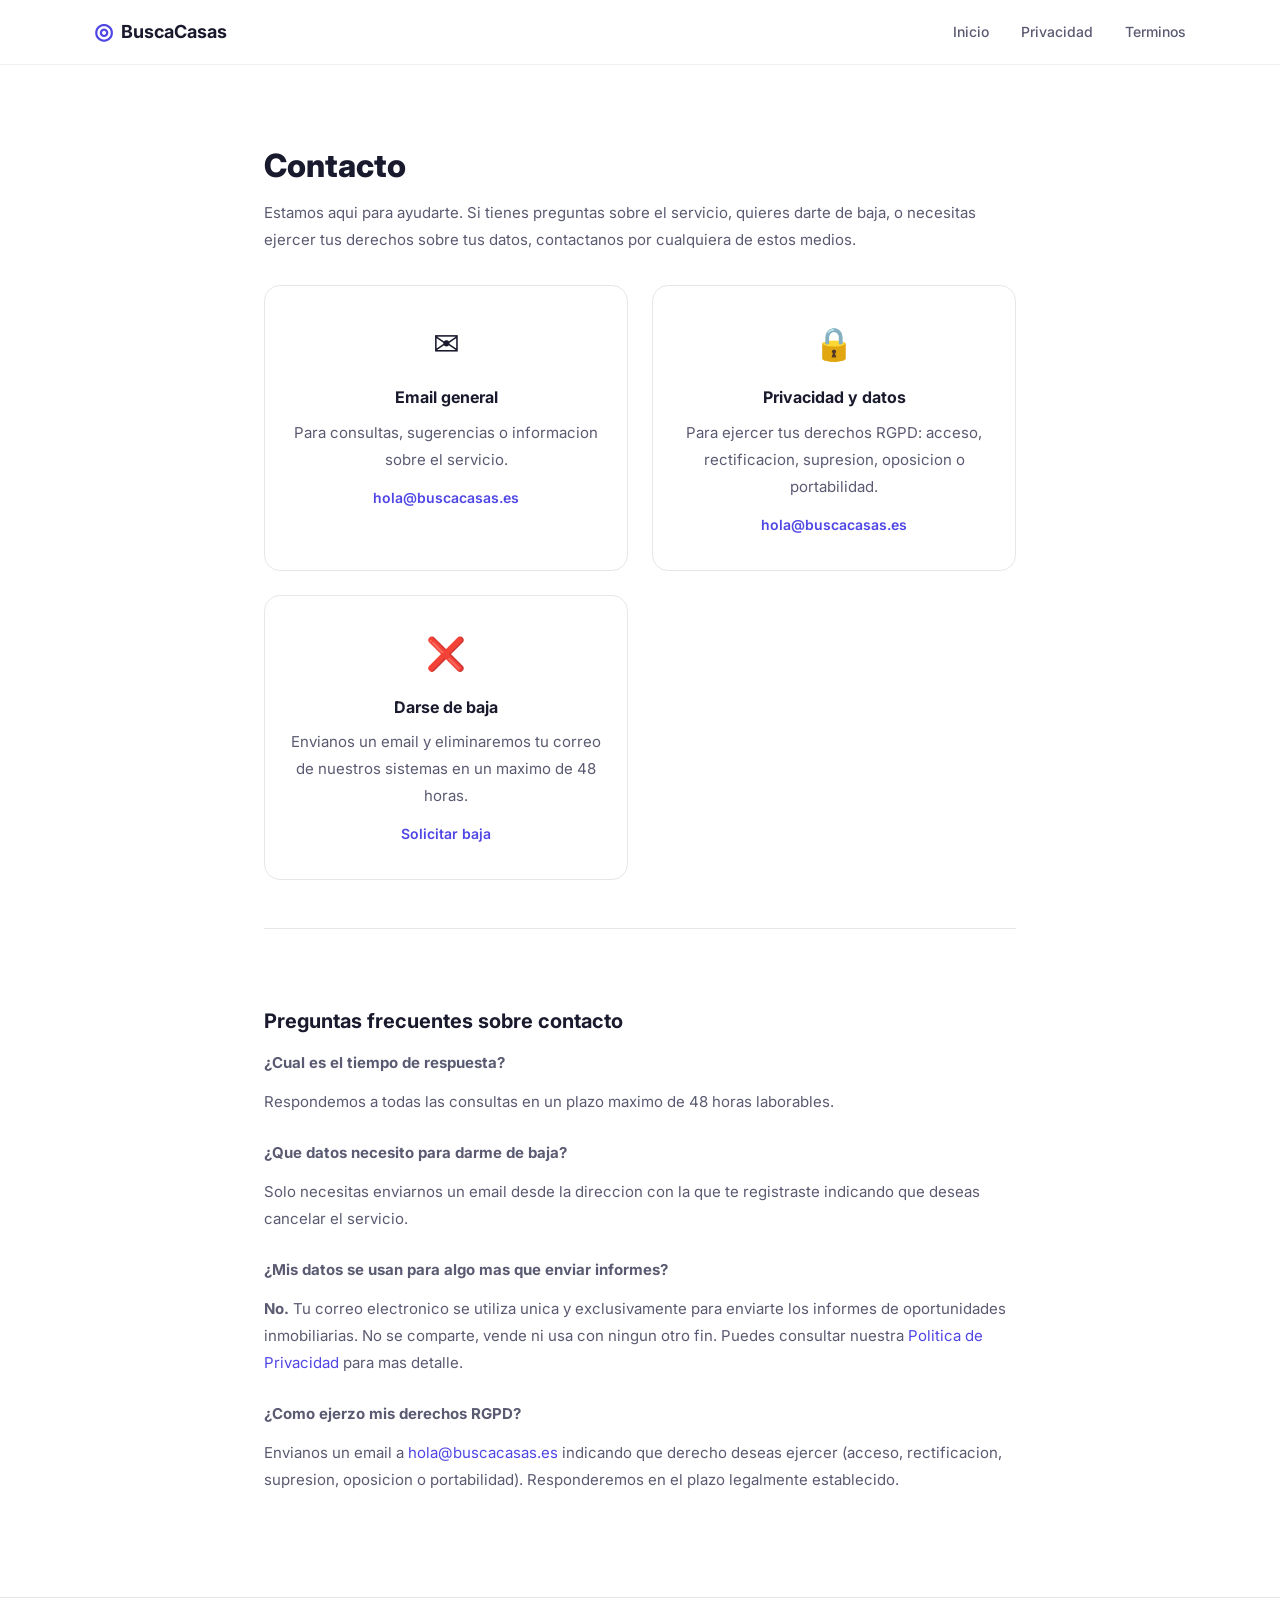
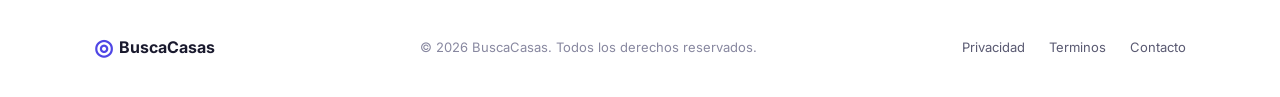
<file: contacto.html>
<!DOCTYPE html>
<html lang="es">
<head>
    <meta charset="UTF-8">
    <meta name="viewport" content="width=device-width, initial-scale=1.0">
    <title>Contacto — BuscaCasas</title>
    <link rel="stylesheet" href="styles.css">
    <link rel="preconnect" href="https://fonts.googleapis.com">
    <link rel="preconnect" href="https://fonts.gstatic.com" crossorigin>
    <link href="https://fonts.googleapis.com/css2?family=Inter:wght@400;500;600;700;800&display=swap" rel="stylesheet">
    <style>
        .legal { padding: 140px 0 80px; }
        .legal h1 { font-size: 32px; font-weight: 800; margin-bottom: 8px; }
        .legal__subtitle { font-size: 16px; color: var(--color-text-secondary); margin-bottom: 40px; line-height: 1.6; }
        .legal h2 { font-size: 20px; font-weight: 700; margin-top: 36px; margin-bottom: 12px; }
        .legal p, .legal li { font-size: 15px; color: var(--color-text-secondary); line-height: 1.8; margin-bottom: 12px; }
        .legal ul { padding-left: 24px; margin-bottom: 16px; }
        .legal a { color: var(--color-primary); }

        .contact-cards { display: grid; grid-template-columns: repeat(auto-fit, minmax(240px, 1fr)); gap: 24px; margin-top: 32px; }
        .contact-card {
            background: var(--color-surface);
            border: 1px solid var(--color-border);
            border-radius: 16px;
            padding: 32px 24px;
            text-align: center;
            transition: border-color 0.2s;
        }
        .contact-card:hover { border-color: var(--color-primary); }
        .contact-card__icon { font-size: 32px; margin-bottom: 16px; }
        .contact-card__title { font-size: 16px; font-weight: 700; color: var(--color-text); margin-bottom: 8px; }
        .contact-card__text { font-size: 14px; color: var(--color-text-secondary); line-height: 1.6; margin-bottom: 12px; }
        .contact-card__link {
            font-size: 14px;
            font-weight: 600;
            color: var(--color-primary);
            text-decoration: none;
        }
        .contact-card__link:hover { text-decoration: underline; }

        .contact-faq { margin-top: 48px; padding-top: 40px; border-top: 1px solid var(--color-border); }
        .contact-faq__item { margin-bottom: 24px; }
        .contact-faq__q { font-size: 15px; font-weight: 700; color: var(--color-text); margin-bottom: 6px; }
        .contact-faq__a { font-size: 14px; color: var(--color-text-secondary); line-height: 1.7; }
    </style>
</head>
<body>

    <nav class="nav" id="nav">
        <div class="container nav__inner">
            <a href="index.html" class="nav__logo">
                <span class="nav__logo-icon">&#9678;</span> BuscaCasas
            </a>
            <div class="nav__links">
                <a href="index.html">Inicio</a>
                <a href="privacidad.html">Privacidad</a>
                <a href="terminos.html">Terminos</a>
            </div>
        </div>
    </nav>

    <section class="legal">
        <div class="container container--narrow">
            <h1>Contacto</h1>
            <p class="legal__subtitle">Estamos aqui para ayudarte. Si tienes preguntas sobre el servicio, quieres darte de baja, o necesitas ejercer tus derechos sobre tus datos, contactanos por cualquiera de estos medios.</p>

            <div class="contact-cards">
                <div class="contact-card">
                    <div class="contact-card__icon">&#9993;</div>
                    <div class="contact-card__title">Email general</div>
                    <p class="contact-card__text">Para consultas, sugerencias o informacion sobre el servicio.</p>
                    <a href="mailto:hola@buscacasas.es" class="contact-card__link">hola@buscacasas.es</a>
                </div>
                <div class="contact-card">
                    <div class="contact-card__icon">&#128274;</div>
                    <div class="contact-card__title">Privacidad y datos</div>
                    <p class="contact-card__text">Para ejercer tus derechos RGPD: acceso, rectificacion, supresion, oposicion o portabilidad.</p>
                    <a href="mailto:hola@buscacasas.es" class="contact-card__link">hola@buscacasas.es</a>
                </div>
                <div class="contact-card">
                    <div class="contact-card__icon">&#10060;</div>
                    <div class="contact-card__title">Darse de baja</div>
                    <p class="contact-card__text">Envianos un email y eliminaremos tu correo de nuestros sistemas en un maximo de 48 horas.</p>
                    <a href="mailto:hola@buscacasas.es?subject=Baja%20del%20servicio" class="contact-card__link">Solicitar baja</a>
                </div>
            </div>

            <div class="contact-faq">
                <h2>Preguntas frecuentes sobre contacto</h2>

                <div class="contact-faq__item">
                    <p class="contact-faq__q">¿Cual es el tiempo de respuesta?</p>
                    <p class="contact-faq__a">Respondemos a todas las consultas en un plazo maximo de 48 horas laborables.</p>
                </div>

                <div class="contact-faq__item">
                    <p class="contact-faq__q">¿Que datos necesito para darme de baja?</p>
                    <p class="contact-faq__a">Solo necesitas enviarnos un email desde la direccion con la que te registraste indicando que deseas cancelar el servicio.</p>
                </div>

                <div class="contact-faq__item">
                    <p class="contact-faq__q">¿Mis datos se usan para algo mas que enviar informes?</p>
                    <p class="contact-faq__a"><strong>No.</strong> Tu correo electronico se utiliza unica y exclusivamente para enviarte los informes de oportunidades inmobiliarias. No se comparte, vende ni usa con ningun otro fin. Puedes consultar nuestra <a href="privacidad.html">Politica de Privacidad</a> para mas detalle.</p>
                </div>

                <div class="contact-faq__item">
                    <p class="contact-faq__q">¿Como ejerzo mis derechos RGPD?</p>
                    <p class="contact-faq__a">Envianos un email a <a href="mailto:hola@buscacasas.es">hola@buscacasas.es</a> indicando que derecho deseas ejercer (acceso, rectificacion, supresion, oposicion o portabilidad). Responderemos en el plazo legalmente establecido.</p>
                </div>
            </div>
        </div>
    </section>

    <footer class="footer">
        <div class="container footer__inner">
            <div class="footer__brand">
                <span class="nav__logo-icon">&#9678;</span> BuscaCasas
            </div>
            <p class="footer__copy">&copy; 2026 BuscaCasas. Todos los derechos reservados.</p>
            <div class="footer__links">
                <a href="privacidad.html">Privacidad</a>
                <a href="terminos.html">Terminos</a>
                <a href="contacto.html">Contacto</a>
            </div>
        </div>
    </footer>

</body>
</html>
</file>
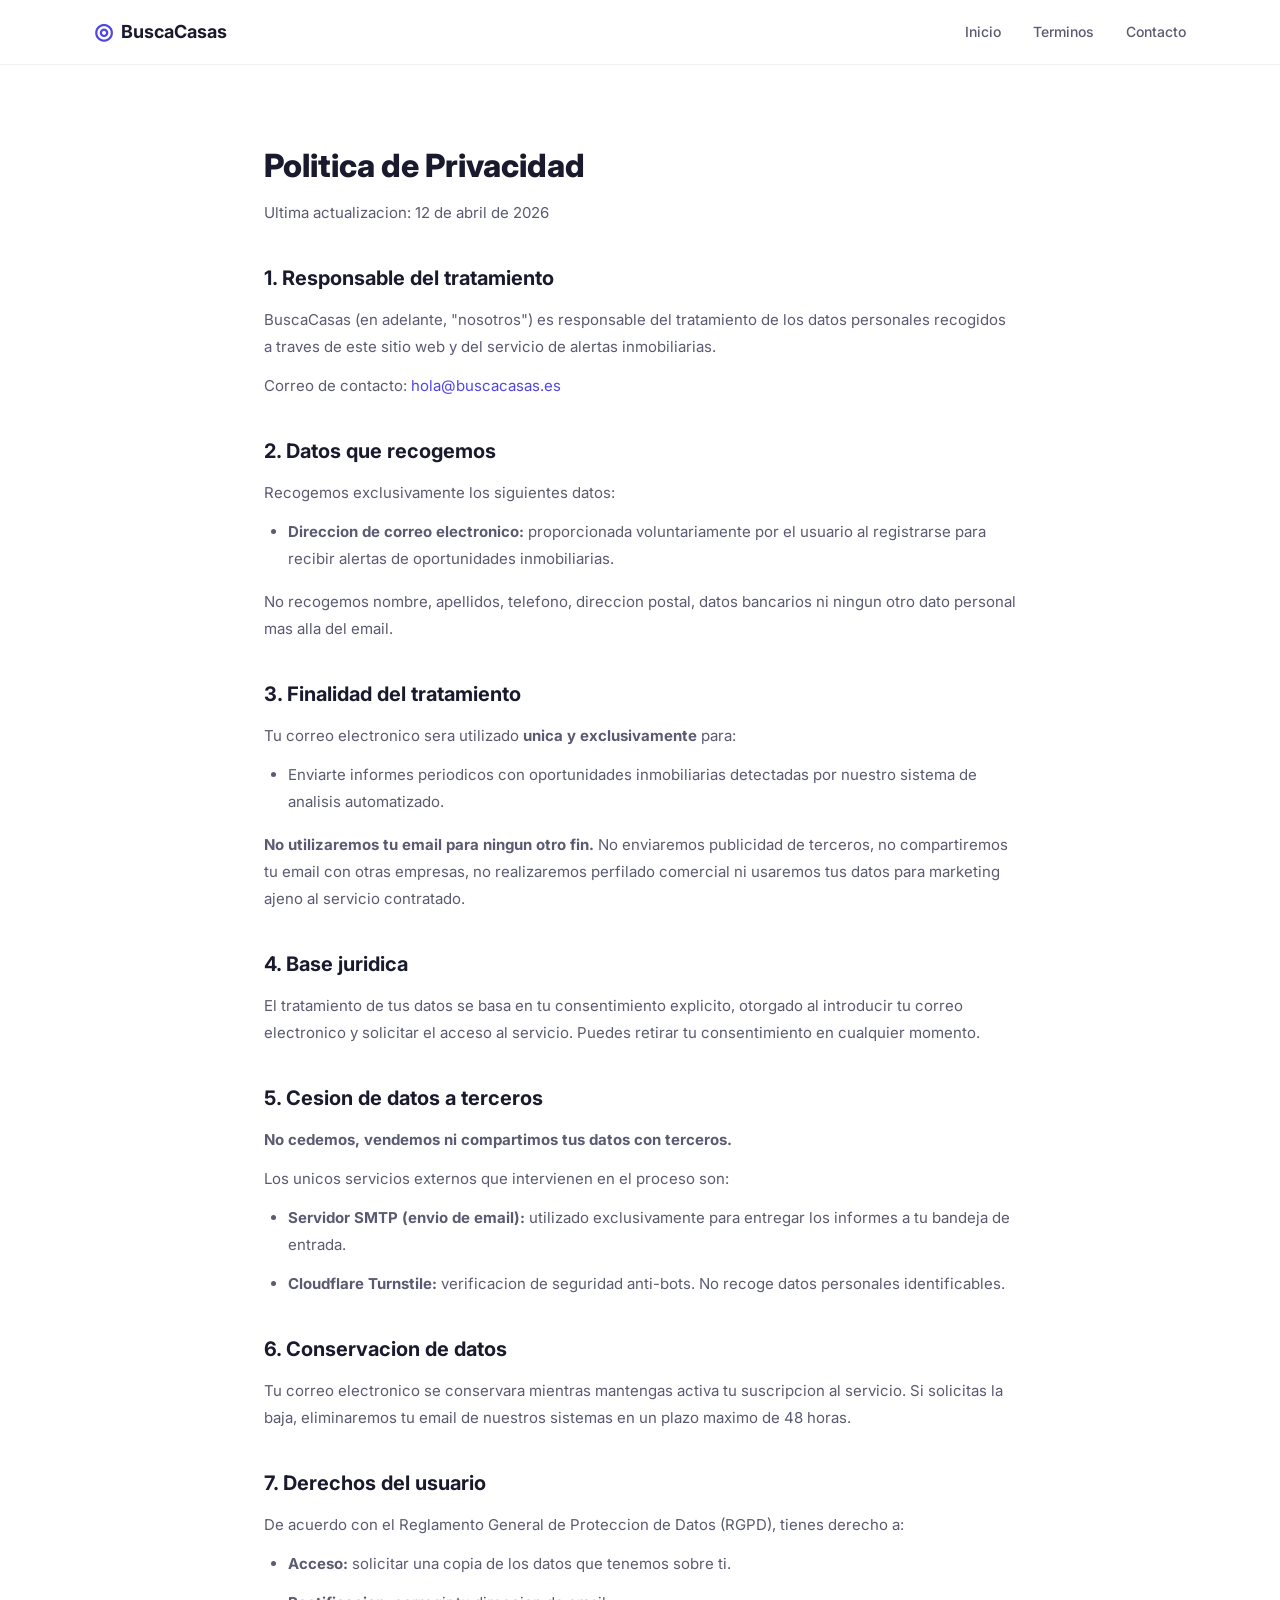
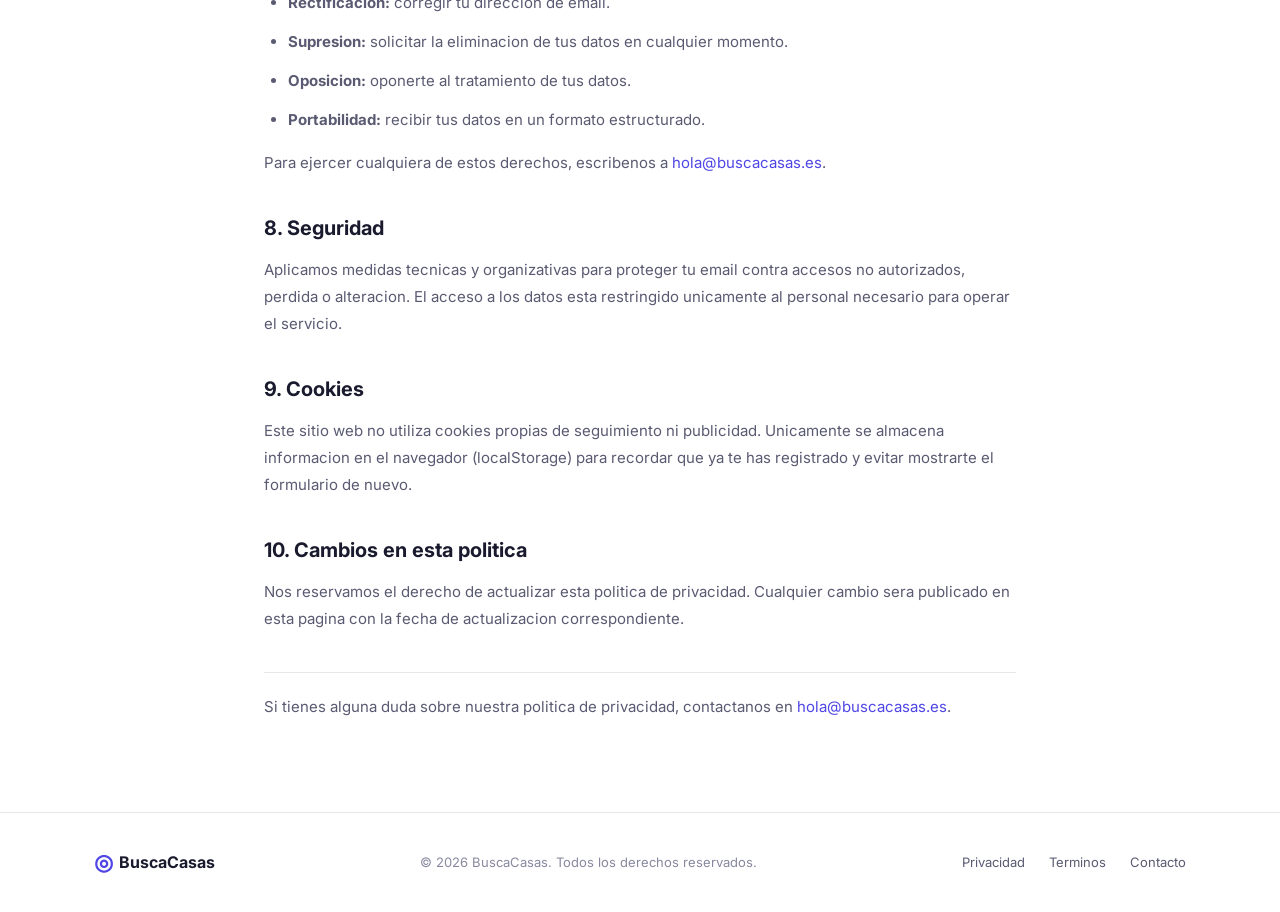
<file: privacidad.html>
<!DOCTYPE html>
<html lang="es">
<head>
    <meta charset="UTF-8">
    <meta name="viewport" content="width=device-width, initial-scale=1.0">
    <title>Politica de Privacidad — BuscaCasas</title>
    <link rel="stylesheet" href="styles.css">
    <link rel="preconnect" href="https://fonts.googleapis.com">
    <link rel="preconnect" href="https://fonts.gstatic.com" crossorigin>
    <link href="https://fonts.googleapis.com/css2?family=Inter:wght@400;500;600;700;800&display=swap" rel="stylesheet">
    <style>
        .legal { padding: 140px 0 80px; }
        .legal h1 { font-size: 32px; font-weight: 800; margin-bottom: 8px; }
        .legal__date { font-size: 14px; color: var(--color-text-light); margin-bottom: 40px; }
        .legal h2 { font-size: 20px; font-weight: 700; margin-top: 36px; margin-bottom: 12px; }
        .legal p, .legal li { font-size: 15px; color: var(--color-text-secondary); line-height: 1.8; margin-bottom: 12px; }
        .legal ul { padding-left: 24px; margin-bottom: 16px; }
        .legal a { color: var(--color-primary); }
    </style>
</head>
<body>

    <nav class="nav" id="nav">
        <div class="container nav__inner">
            <a href="index.html" class="nav__logo">
                <span class="nav__logo-icon">&#9678;</span> BuscaCasas
            </a>
            <div class="nav__links">
                <a href="index.html">Inicio</a>
                <a href="terminos.html">Terminos</a>
                <a href="contacto.html">Contacto</a>
            </div>
        </div>
    </nav>

    <section class="legal">
        <div class="container container--narrow">
            <h1>Politica de Privacidad</h1>
            <p class="legal__date">Ultima actualizacion: 12 de abril de 2026</p>

            <h2>1. Responsable del tratamiento</h2>
            <p>BuscaCasas (en adelante, "nosotros") es responsable del tratamiento de los datos personales recogidos a traves de este sitio web y del servicio de alertas inmobiliarias.</p>
            <p>Correo de contacto: <a href="mailto:hola@buscacasas.es">hola@buscacasas.es</a></p>

            <h2>2. Datos que recogemos</h2>
            <p>Recogemos exclusivamente los siguientes datos:</p>
            <ul>
                <li><strong>Direccion de correo electronico:</strong> proporcionada voluntariamente por el usuario al registrarse para recibir alertas de oportunidades inmobiliarias.</li>
            </ul>
            <p>No recogemos nombre, apellidos, telefono, direccion postal, datos bancarios ni ningun otro dato personal mas alla del email.</p>

            <h2>3. Finalidad del tratamiento</h2>
            <p>Tu correo electronico sera utilizado <strong>unica y exclusivamente</strong> para:</p>
            <ul>
                <li>Enviarte informes periodicos con oportunidades inmobiliarias detectadas por nuestro sistema de analisis automatizado.</li>
            </ul>
            <p><strong>No utilizaremos tu email para ningun otro fin.</strong> No enviaremos publicidad de terceros, no compartiremos tu email con otras empresas, no realizaremos perfilado comercial ni usaremos tus datos para marketing ajeno al servicio contratado.</p>

            <h2>4. Base juridica</h2>
            <p>El tratamiento de tus datos se basa en tu consentimiento explicito, otorgado al introducir tu correo electronico y solicitar el acceso al servicio. Puedes retirar tu consentimiento en cualquier momento.</p>

            <h2>5. Cesion de datos a terceros</h2>
            <p><strong>No cedemos, vendemos ni compartimos tus datos con terceros.</strong></p>
            <p>Los unicos servicios externos que intervienen en el proceso son:</p>
            <ul>
                <li><strong>Servidor SMTP (envio de email):</strong> utilizado exclusivamente para entregar los informes a tu bandeja de entrada.</li>
                <li><strong>Cloudflare Turnstile:</strong> verificacion de seguridad anti-bots. No recoge datos personales identificables.</li>
            </ul>

            <h2>6. Conservacion de datos</h2>
            <p>Tu correo electronico se conservara mientras mantengas activa tu suscripcion al servicio. Si solicitas la baja, eliminaremos tu email de nuestros sistemas en un plazo maximo de 48 horas.</p>

            <h2>7. Derechos del usuario</h2>
            <p>De acuerdo con el Reglamento General de Proteccion de Datos (RGPD), tienes derecho a:</p>
            <ul>
                <li><strong>Acceso:</strong> solicitar una copia de los datos que tenemos sobre ti.</li>
                <li><strong>Rectificacion:</strong> corregir tu direccion de email.</li>
                <li><strong>Supresion:</strong> solicitar la eliminacion de tus datos en cualquier momento.</li>
                <li><strong>Oposicion:</strong> oponerte al tratamiento de tus datos.</li>
                <li><strong>Portabilidad:</strong> recibir tus datos en un formato estructurado.</li>
            </ul>
            <p>Para ejercer cualquiera de estos derechos, escribenos a <a href="mailto:hola@buscacasas.es">hola@buscacasas.es</a>.</p>

            <h2>8. Seguridad</h2>
            <p>Aplicamos medidas tecnicas y organizativas para proteger tu email contra accesos no autorizados, perdida o alteracion. El acceso a los datos esta restringido unicamente al personal necesario para operar el servicio.</p>

            <h2>9. Cookies</h2>
            <p>Este sitio web no utiliza cookies propias de seguimiento ni publicidad. Unicamente se almacena informacion en el navegador (localStorage) para recordar que ya te has registrado y evitar mostrarte el formulario de nuevo.</p>

            <h2>10. Cambios en esta politica</h2>
            <p>Nos reservamos el derecho de actualizar esta politica de privacidad. Cualquier cambio sera publicado en esta pagina con la fecha de actualizacion correspondiente.</p>

            <p style="margin-top: 40px; padding-top: 20px; border-top: 1px solid var(--color-border);">
                Si tienes alguna duda sobre nuestra politica de privacidad, contactanos en <a href="mailto:hola@buscacasas.es">hola@buscacasas.es</a>.
            </p>
        </div>
    </section>

    <footer class="footer">
        <div class="container footer__inner">
            <div class="footer__brand">
                <span class="nav__logo-icon">&#9678;</span> BuscaCasas
            </div>
            <p class="footer__copy">&copy; 2026 BuscaCasas. Todos los derechos reservados.</p>
            <div class="footer__links">
                <a href="privacidad.html">Privacidad</a>
                <a href="terminos.html">Terminos</a>
                <a href="contacto.html">Contacto</a>
            </div>
        </div>
    </footer>

</body>
</html>
</file>
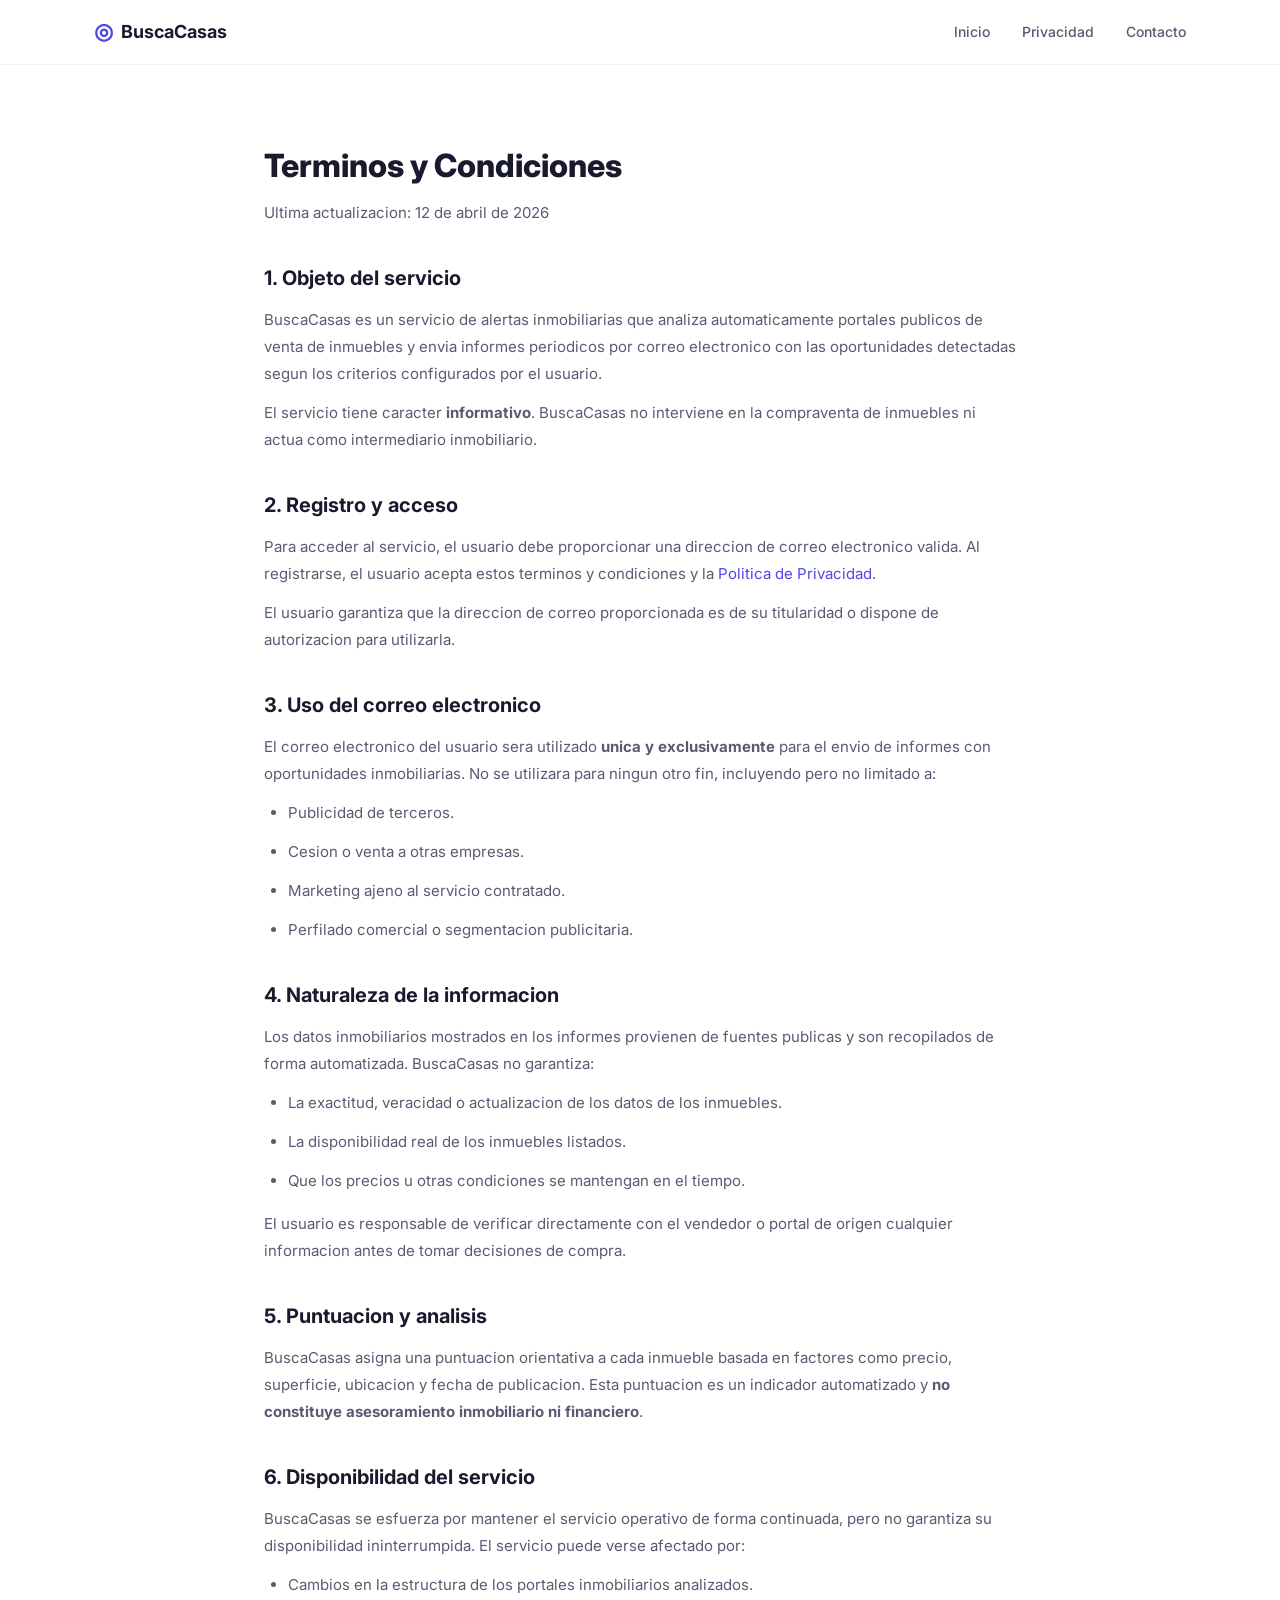
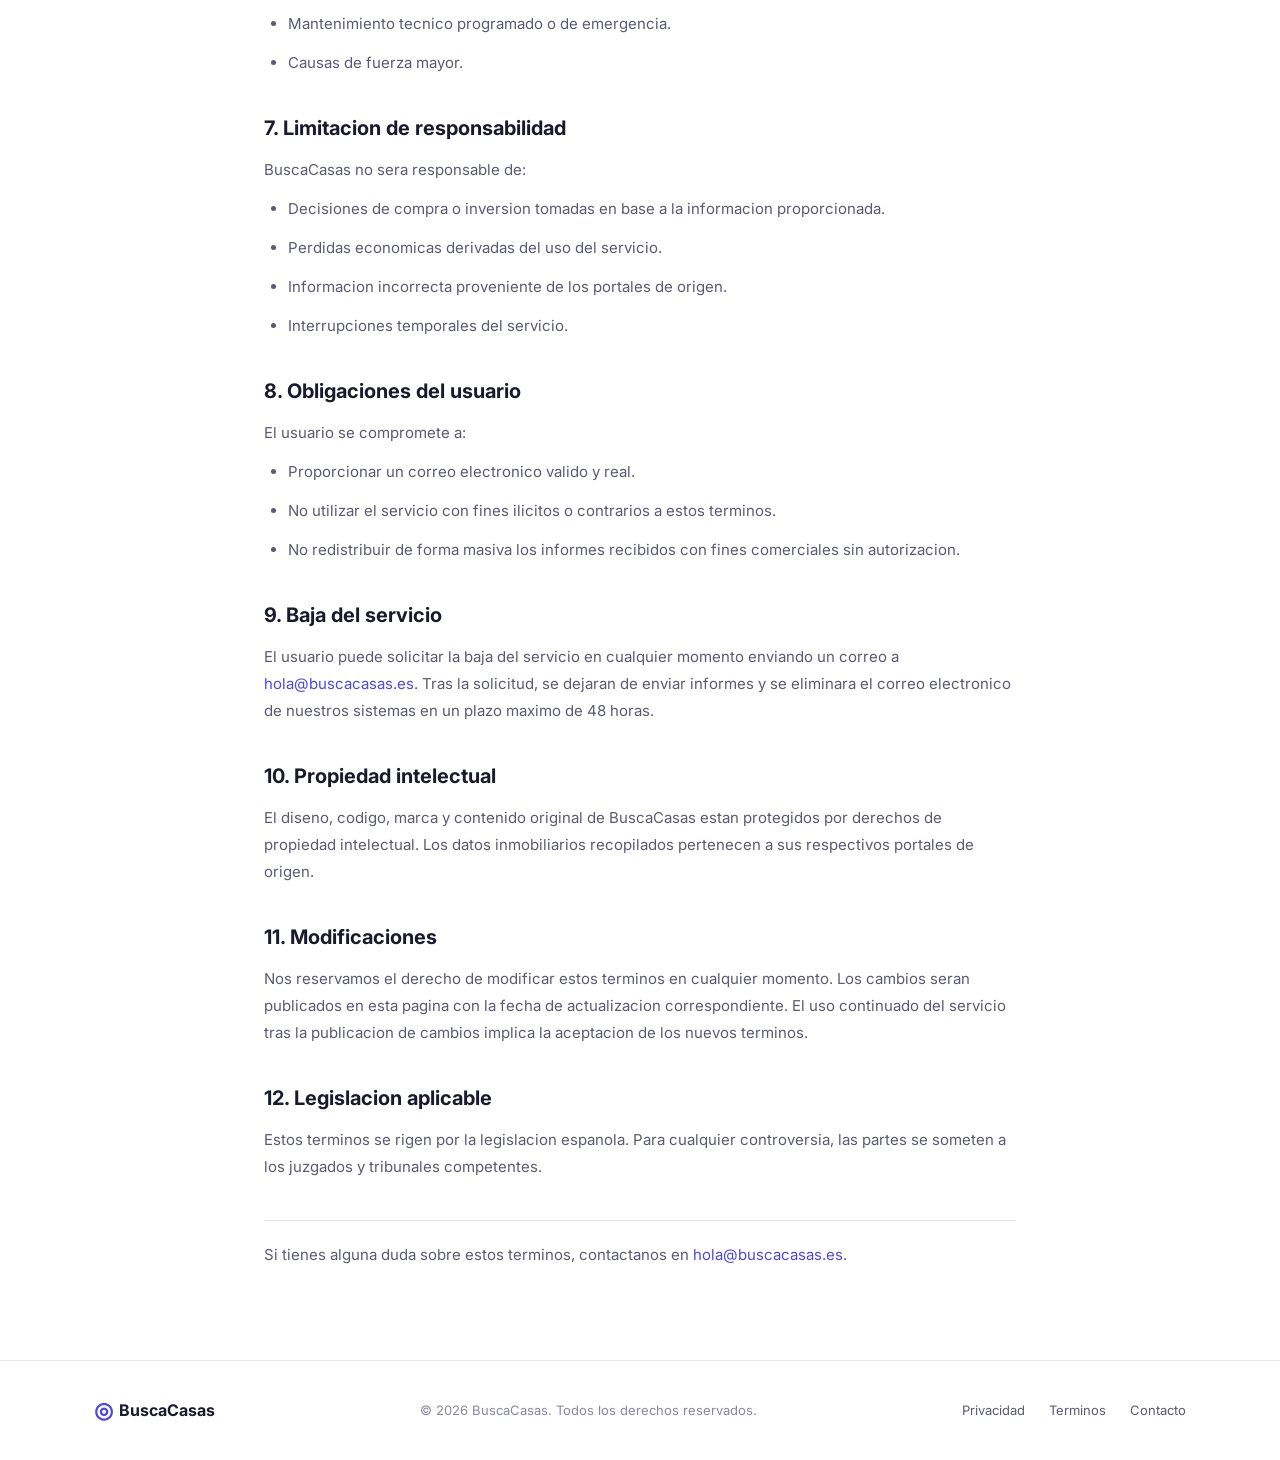
<file: terminos.html>
<!DOCTYPE html>
<html lang="es">
<head>
    <meta charset="UTF-8">
    <meta name="viewport" content="width=device-width, initial-scale=1.0">
    <title>Terminos y Condiciones — BuscaCasas</title>
    <link rel="stylesheet" href="styles.css">
    <link rel="preconnect" href="https://fonts.googleapis.com">
    <link rel="preconnect" href="https://fonts.gstatic.com" crossorigin>
    <link href="https://fonts.googleapis.com/css2?family=Inter:wght@400;500;600;700;800&display=swap" rel="stylesheet">
    <style>
        .legal { padding: 140px 0 80px; }
        .legal h1 { font-size: 32px; font-weight: 800; margin-bottom: 8px; }
        .legal__date { font-size: 14px; color: var(--color-text-light); margin-bottom: 40px; }
        .legal h2 { font-size: 20px; font-weight: 700; margin-top: 36px; margin-bottom: 12px; }
        .legal p, .legal li { font-size: 15px; color: var(--color-text-secondary); line-height: 1.8; margin-bottom: 12px; }
        .legal ul { padding-left: 24px; margin-bottom: 16px; }
        .legal a { color: var(--color-primary); }
    </style>
</head>
<body>

    <nav class="nav" id="nav">
        <div class="container nav__inner">
            <a href="index.html" class="nav__logo">
                <span class="nav__logo-icon">&#9678;</span> BuscaCasas
            </a>
            <div class="nav__links">
                <a href="index.html">Inicio</a>
                <a href="privacidad.html">Privacidad</a>
                <a href="contacto.html">Contacto</a>
            </div>
        </div>
    </nav>

    <section class="legal">
        <div class="container container--narrow">
            <h1>Terminos y Condiciones</h1>
            <p class="legal__date">Ultima actualizacion: 12 de abril de 2026</p>

            <h2>1. Objeto del servicio</h2>
            <p>BuscaCasas es un servicio de alertas inmobiliarias que analiza automaticamente portales publicos de venta de inmuebles y envia informes periodicos por correo electronico con las oportunidades detectadas segun los criterios configurados por el usuario.</p>
            <p>El servicio tiene caracter <strong>informativo</strong>. BuscaCasas no interviene en la compraventa de inmuebles ni actua como intermediario inmobiliario.</p>

            <h2>2. Registro y acceso</h2>
            <p>Para acceder al servicio, el usuario debe proporcionar una direccion de correo electronico valida. Al registrarse, el usuario acepta estos terminos y condiciones y la <a href="privacidad.html">Politica de Privacidad</a>.</p>
            <p>El usuario garantiza que la direccion de correo proporcionada es de su titularidad o dispone de autorizacion para utilizarla.</p>

            <h2>3. Uso del correo electronico</h2>
            <p>El correo electronico del usuario sera utilizado <strong>unica y exclusivamente</strong> para el envio de informes con oportunidades inmobiliarias. No se utilizara para ningun otro fin, incluyendo pero no limitado a:</p>
            <ul>
                <li>Publicidad de terceros.</li>
                <li>Cesion o venta a otras empresas.</li>
                <li>Marketing ajeno al servicio contratado.</li>
                <li>Perfilado comercial o segmentacion publicitaria.</li>
            </ul>

            <h2>4. Naturaleza de la informacion</h2>
            <p>Los datos inmobiliarios mostrados en los informes provienen de fuentes publicas y son recopilados de forma automatizada. BuscaCasas no garantiza:</p>
            <ul>
                <li>La exactitud, veracidad o actualizacion de los datos de los inmuebles.</li>
                <li>La disponibilidad real de los inmuebles listados.</li>
                <li>Que los precios u otras condiciones se mantengan en el tiempo.</li>
            </ul>
            <p>El usuario es responsable de verificar directamente con el vendedor o portal de origen cualquier informacion antes de tomar decisiones de compra.</p>

            <h2>5. Puntuacion y analisis</h2>
            <p>BuscaCasas asigna una puntuacion orientativa a cada inmueble basada en factores como precio, superficie, ubicacion y fecha de publicacion. Esta puntuacion es un indicador automatizado y <strong>no constituye asesoramiento inmobiliario ni financiero</strong>.</p>

            <h2>6. Disponibilidad del servicio</h2>
            <p>BuscaCasas se esfuerza por mantener el servicio operativo de forma continuada, pero no garantiza su disponibilidad ininterrumpida. El servicio puede verse afectado por:</p>
            <ul>
                <li>Cambios en la estructura de los portales inmobiliarios analizados.</li>
                <li>Mantenimiento tecnico programado o de emergencia.</li>
                <li>Causas de fuerza mayor.</li>
            </ul>

            <h2>7. Limitacion de responsabilidad</h2>
            <p>BuscaCasas no sera responsable de:</p>
            <ul>
                <li>Decisiones de compra o inversion tomadas en base a la informacion proporcionada.</li>
                <li>Perdidas economicas derivadas del uso del servicio.</li>
                <li>Informacion incorrecta proveniente de los portales de origen.</li>
                <li>Interrupciones temporales del servicio.</li>
            </ul>

            <h2>8. Obligaciones del usuario</h2>
            <p>El usuario se compromete a:</p>
            <ul>
                <li>Proporcionar un correo electronico valido y real.</li>
                <li>No utilizar el servicio con fines ilicitos o contrarios a estos terminos.</li>
                <li>No redistribuir de forma masiva los informes recibidos con fines comerciales sin autorizacion.</li>
            </ul>

            <h2>9. Baja del servicio</h2>
            <p>El usuario puede solicitar la baja del servicio en cualquier momento enviando un correo a <a href="mailto:hola@buscacasas.es">hola@buscacasas.es</a>. Tras la solicitud, se dejaran de enviar informes y se eliminara el correo electronico de nuestros sistemas en un plazo maximo de 48 horas.</p>

            <h2>10. Propiedad intelectual</h2>
            <p>El diseno, codigo, marca y contenido original de BuscaCasas estan protegidos por derechos de propiedad intelectual. Los datos inmobiliarios recopilados pertenecen a sus respectivos portales de origen.</p>

            <h2>11. Modificaciones</h2>
            <p>Nos reservamos el derecho de modificar estos terminos en cualquier momento. Los cambios seran publicados en esta pagina con la fecha de actualizacion correspondiente. El uso continuado del servicio tras la publicacion de cambios implica la aceptacion de los nuevos terminos.</p>

            <h2>12. Legislacion aplicable</h2>
            <p>Estos terminos se rigen por la legislacion espanola. Para cualquier controversia, las partes se someten a los juzgados y tribunales competentes.</p>

            <p style="margin-top: 40px; padding-top: 20px; border-top: 1px solid var(--color-border);">
                Si tienes alguna duda sobre estos terminos, contactanos en <a href="mailto:hola@buscacasas.es">hola@buscacasas.es</a>.
            </p>
        </div>
    </section>

    <footer class="footer">
        <div class="container footer__inner">
            <div class="footer__brand">
                <span class="nav__logo-icon">&#9678;</span> BuscaCasas
            </div>
            <p class="footer__copy">&copy; 2026 BuscaCasas. Todos los derechos reservados.</p>
            <div class="footer__links">
                <a href="privacidad.html">Privacidad</a>
                <a href="terminos.html">Terminos</a>
                <a href="contacto.html">Contacto</a>
            </div>
        </div>
    </footer>

</body>
</html>
</file>
<file: styles.css>
/* ========================================
   BuscaCasas Landing — styles.css
   Modern SaaS design (Stripe/Linear style)
   ======================================== */

/* --- RESET & BASE --- */
*, *::before, *::after {
    margin: 0;
    padding: 0;
    box-sizing: border-box;
}

:root {
    --color-bg: #ffffff;
    --color-bg-dark: #f8f9fb;
    --color-bg-darker: #0f1117;
    --color-text: #1a1a2e;
    --color-text-secondary: #5a5a72;
    --color-text-light: #8888a0;
    --color-primary: #4f46e5;
    --color-primary-hover: #4338ca;
    --color-primary-light: #eef2ff;
    --color-accent-green: #10b981;
    --color-accent-red: #ef4444;
    --color-accent-yellow: #f59e0b;
    --color-border: #e5e7eb;
    --color-border-light: #f0f0f5;
    --color-card: #ffffff;
    --radius-sm: 8px;
    --radius-md: 12px;
    --radius-lg: 16px;
    --radius-xl: 24px;
    --shadow-sm: 0 1px 2px rgba(0,0,0,0.04);
    --shadow-md: 0 4px 16px rgba(0,0,0,0.06);
    --shadow-lg: 0 8px 32px rgba(0,0,0,0.08);
    --shadow-xl: 0 16px 48px rgba(0,0,0,0.1);
    --font: 'Inter', -apple-system, BlinkMacSystemFont, 'Segoe UI', sans-serif;
    --transition: 0.2s ease;
}

html {
    scroll-behavior: smooth;
    -webkit-font-smoothing: antialiased;
    -moz-osx-font-smoothing: grayscale;
}

body {
    font-family: var(--font);
    color: var(--color-text);
    background: var(--color-bg);
    line-height: 1.6;
    font-size: 16px;
    overflow-x: hidden;
}

a {
    color: var(--color-primary);
    text-decoration: none;
    transition: color var(--transition);
}

a:hover {
    color: var(--color-primary-hover);
}

img {
    max-width: 100%;
    display: block;
}

/* --- LAYOUT --- */
.container {
    max-width: 1140px;
    margin: 0 auto;
    padding: 0 24px;
}

.container--narrow {
    max-width: 800px;
}

.section {
    padding: 96px 0;
}

.section--dark {
    background: var(--color-bg-dark);
}

.section--cta {
    padding: 64px 0;
}

.section--final {
    padding: 96px 0 80px;
    background: linear-gradient(180deg, var(--color-bg) 0%, var(--color-primary-light) 100%);
}

.section__header {
    text-align: center;
    margin-bottom: 56px;
    max-width: 640px;
    margin-left: auto;
    margin-right: auto;
}

.section__label {
    display: inline-block;
    font-size: 13px;
    font-weight: 600;
    text-transform: uppercase;
    letter-spacing: 1.5px;
    color: var(--color-primary);
    margin-bottom: 12px;
}

.section__title {
    font-size: clamp(28px, 4vw, 40px);
    font-weight: 800;
    line-height: 1.2;
    color: var(--color-text);
    margin-bottom: 16px;
}

.section__desc {
    font-size: 17px;
    color: var(--color-text-secondary);
    line-height: 1.7;
}

/* --- BUTTONS --- */
.btn {
    display: inline-flex;
    align-items: center;
    justify-content: center;
    gap: 8px;
    font-family: var(--font);
    font-weight: 600;
    font-size: 15px;
    border: none;
    border-radius: var(--radius-sm);
    cursor: pointer;
    transition: all var(--transition);
    white-space: nowrap;
    position: relative;
}

.btn--primary {
    background: var(--color-primary);
    color: #fff;
    padding: 14px 28px;
}

.btn--primary:hover {
    background: var(--color-primary-hover);
    transform: translateY(-1px);
    box-shadow: 0 4px 12px rgba(79, 70, 229, 0.3);
}

.btn--lg {
    padding: 16px 32px;
    font-size: 16px;
}

.btn--small {
    padding: 10px 20px;
    font-size: 14px;
}

.btn--nav {
    background: var(--color-primary);
    color: #fff;
}

.btn--nav:hover {
    background: var(--color-primary-hover);
    color: #fff;
}

.btn__loader {
    width: 18px;
    height: 18px;
    border: 2px solid rgba(255,255,255,0.3);
    border-top-color: #fff;
    border-radius: 50%;
    animation: spin 0.6s linear infinite;
}

@keyframes spin {
    to { transform: rotate(360deg); }
}

/* --- NAV --- */
.nav {
    position: fixed;
    top: 0;
    left: 0;
    right: 0;
    z-index: 1000;
    background: rgba(255,255,255,0.85);
    backdrop-filter: blur(12px);
    -webkit-backdrop-filter: blur(12px);
    border-bottom: 1px solid var(--color-border-light);
    transition: box-shadow var(--transition);
}

.nav--scrolled {
    box-shadow: var(--shadow-sm);
}

.nav__inner {
    display: flex;
    align-items: center;
    justify-content: space-between;
    height: 64px;
}

.nav__logo {
    display: flex;
    align-items: center;
    gap: 8px;
    font-size: 18px;
    font-weight: 700;
    color: var(--color-text);
    text-decoration: none;
}

.nav__logo-icon {
    color: var(--color-primary);
    font-size: 22px;
}

.nav__links {
    display: flex;
    align-items: center;
    gap: 32px;
}

.nav__links a {
    font-size: 14px;
    font-weight: 500;
    color: var(--color-text-secondary);
    transition: color var(--transition);
}

.nav__links a:hover {
    color: var(--color-text);
}

.nav__hamburger {
    display: none;
    flex-direction: column;
    gap: 5px;
    background: none;
    border: none;
    cursor: pointer;
    padding: 4px;
}

.nav__hamburger span {
    display: block;
    width: 22px;
    height: 2px;
    background: var(--color-text);
    border-radius: 2px;
    transition: all var(--transition);
}

.nav__mobile {
    display: none;
    flex-direction: column;
    gap: 16px;
    padding: 20px 24px;
    border-top: 1px solid var(--color-border-light);
    background: var(--color-bg);
}

.nav__mobile a {
    font-size: 15px;
    font-weight: 500;
    color: var(--color-text-secondary);
}

.nav__mobile.open {
    display: flex;
}

/* --- HERO --- */
.hero {
    padding: 140px 0 96px;
    background: linear-gradient(180deg, #f8f9ff 0%, var(--color-bg) 100%);
}

.hero__grid {
    display: grid;
    grid-template-columns: 1fr 1fr;
    gap: 64px;
    align-items: center;
}

.hero__badge {
    display: inline-block;
    padding: 6px 14px;
    background: var(--color-primary-light);
    color: var(--color-primary);
    font-size: 13px;
    font-weight: 600;
    border-radius: 20px;
    margin-bottom: 20px;
}

.hero__title {
    font-size: clamp(36px, 5vw, 52px);
    font-weight: 800;
    line-height: 1.1;
    margin-bottom: 20px;
    color: var(--color-text);
}

.hero__title-accent {
    display: block;
    background: linear-gradient(135deg, var(--color-primary) 0%, #7c3aed 100%);
    -webkit-background-clip: text;
    -webkit-text-fill-color: transparent;
    background-clip: text;
}

.hero__subtitle {
    font-size: 17px;
    line-height: 1.7;
    color: var(--color-text-secondary);
    margin-bottom: 32px;
    max-width: 500px;
}

.hero__form {
    margin-bottom: 32px;
}

.form-group {
    display: flex;
    gap: 10px;
}

.form-group input[type="email"] {
    flex: 1;
    padding: 14px 18px;
    font-family: var(--font);
    font-size: 15px;
    border: 2px solid var(--color-border);
    border-radius: var(--radius-sm);
    background: var(--color-bg);
    color: var(--color-text);
    outline: none;
    transition: border-color var(--transition);
    min-width: 0;
}

.form-group input[type="email"]:focus {
    border-color: var(--color-primary);
}

.form-group input[type="email"]::placeholder {
    color: var(--color-text-light);
}

.hero__form-note {
    font-size: 13px;
    color: var(--color-text-light);
    margin-top: 10px;
}

/* --- Cloudflare Turnstile CAPTCHA --- */
.cf-turnstile-wrapper {
    margin-top: 10px;
}

.captcha-error {
    color: #ef4444;
    font-size: 0.85rem;
    margin: 8px 0 0;
}

.form-success {
    display: flex;
    align-items: center;
    gap: 10px;
    padding: 14px 18px;
    background: #ecfdf5;
    border: 1px solid #a7f3d0;
    border-radius: var(--radius-sm);
    color: #065f46;
    font-size: 14px;
    font-weight: 500;
    margin-top: 12px;
    animation: slideIn 0.3s ease;
}

.form-success__icon {
    font-size: 18px;
    font-weight: 700;
    color: var(--color-accent-green);
}

@keyframes slideIn {
    from { opacity: 0; transform: translateY(-8px); }
    to { opacity: 1; transform: translateY(0); }
}

.hero__social-proof {
    display: flex;
    align-items: center;
    gap: 12px;
}

.hero__avatars {
    display: flex;
}

.avatar {
    width: 32px;
    height: 32px;
    border-radius: 50%;
    display: flex;
    align-items: center;
    justify-content: center;
    font-size: 11px;
    font-weight: 700;
    color: #fff;
    border: 2px solid #fff;
    margin-right: -8px;
}

.hero__social-proof p {
    font-size: 13px;
    color: var(--color-text-secondary);
}

/* --- HERO VISUAL (Mock Email) --- */
.hero__visual {
    display: flex;
    justify-content: center;
}

.mock-email {
    width: 100%;
    max-width: 420px;
    background: var(--color-card);
    border-radius: var(--radius-lg);
    box-shadow: var(--shadow-xl);
    overflow: hidden;
    border: 1px solid var(--color-border);
    animation: floatUp 0.8s ease;
}

@keyframes floatUp {
    from { opacity: 0; transform: translateY(24px); }
    to { opacity: 1; transform: translateY(0); }
}

.mock-email__header {
    display: flex;
    align-items: center;
    gap: 8px;
    padding: 14px 16px;
    background: var(--color-bg-dark);
    border-bottom: 1px solid var(--color-border);
}

.mock-email__dot {
    width: 10px;
    height: 10px;
    border-radius: 50%;
}

.mock-email__dot--red { background: #ef4444; }
.mock-email__dot--yellow { background: #f59e0b; }
.mock-email__dot--green { background: #10b981; }

.mock-email__title {
    font-size: 13px;
    font-weight: 600;
    color: var(--color-text-secondary);
    margin-left: 8px;
}

.mock-email__subject {
    padding: 16px;
    border-bottom: 1px solid var(--color-border-light);
}

.mock-email__from {
    font-size: 13px;
    font-weight: 600;
    color: var(--color-primary);
    margin-bottom: 4px;
}

.mock-email__subj {
    font-size: 15px;
    font-weight: 700;
    color: var(--color-text);
    margin-bottom: 4px;
}

.mock-email__preview {
    font-size: 13px;
    color: var(--color-text-light);
}

.mock-email__body {
    padding: 12px 16px;
    display: flex;
    flex-direction: column;
    gap: 10px;
}

.mock-property {
    padding: 12px;
    background: var(--color-bg-dark);
    border-radius: var(--radius-sm);
    border-left: 3px solid var(--color-primary);
}

.mock-property__badge {
    display: inline-block;
    font-size: 11px;
    font-weight: 700;
    padding: 2px 8px;
    border-radius: 4px;
    background: #dbeafe;
    color: var(--color-primary);
    margin-bottom: 6px;
}

.mock-property__badge--hot {
    background: #fef2f2;
    color: var(--color-accent-red);
}

.mock-property__title {
    font-size: 14px;
    font-weight: 600;
    color: var(--color-text);
    margin-bottom: 4px;
}

.mock-property__price {
    font-size: 18px;
    font-weight: 800;
    color: var(--color-accent-green);
    margin-bottom: 4px;
}

.mock-property__avg {
    font-size: 12px;
    font-weight: 400;
    color: var(--color-text-light);
    margin-left: 8px;
    text-decoration: line-through;
}

.mock-property__meta {
    font-size: 12px;
    color: var(--color-text-secondary);
}

/* --- PROBLEM CARDS --- */
.problems__grid {
    display: grid;
    grid-template-columns: repeat(3, 1fr);
    gap: 28px;
}

.problem-card {
    padding: 32px;
    background: var(--color-card);
    border-radius: var(--radius-md);
    border: 1px solid var(--color-border);
    transition: transform var(--transition), box-shadow var(--transition);
}

.problem-card:hover {
    transform: translateY(-4px);
    box-shadow: var(--shadow-md);
}

.problem-card__icon {
    font-size: 32px;
    margin-bottom: 16px;
}

.problem-card h3 {
    font-size: 18px;
    font-weight: 700;
    margin-bottom: 10px;
    color: var(--color-text);
}

.problem-card p {
    font-size: 15px;
    color: var(--color-text-secondary);
    line-height: 1.6;
}

/* --- STEP CARDS --- */
.steps__grid {
    display: grid;
    grid-template-columns: repeat(3, 1fr);
    gap: 32px;
}

.step-card {
    position: relative;
    padding: 36px 28px;
    background: var(--color-card);
    border-radius: var(--radius-md);
    border: 1px solid var(--color-border);
    transition: transform var(--transition), box-shadow var(--transition);
}

.step-card:hover {
    transform: translateY(-4px);
    box-shadow: var(--shadow-md);
}

.step-card__number {
    font-size: 48px;
    font-weight: 800;
    color: var(--color-primary-light);
    position: absolute;
    top: 16px;
    right: 20px;
    line-height: 1;
    user-select: none;
}

.step-card__icon {
    color: var(--color-primary);
    margin-bottom: 16px;
}

.step-card h3 {
    font-size: 18px;
    font-weight: 700;
    margin-bottom: 10px;
    color: var(--color-text);
}

.step-card p {
    font-size: 15px;
    color: var(--color-text-secondary);
    line-height: 1.6;
}

/* --- CTA BLOCK --- */
.cta-block {
    text-align: center;
    padding: 56px 40px;
    background: linear-gradient(135deg, var(--color-primary) 0%, #7c3aed 100%);
    border-radius: var(--radius-xl);
    color: #fff;
}

.cta-block h2 {
    font-size: clamp(24px, 3.5vw, 32px);
    font-weight: 800;
    margin-bottom: 12px;
}

.cta-block p {
    font-size: 16px;
    opacity: 0.9;
    margin-bottom: 28px;
}

.cta-block__form .form-group input[type="email"] {
    border-color: rgba(255,255,255,0.3);
    background: rgba(255,255,255,0.15);
    color: #fff;
}

.cta-block__form .form-group input[type="email"]::placeholder {
    color: rgba(255,255,255,0.6);
}

.cta-block__form .form-group input[type="email"]:focus {
    border-color: #fff;
    background: rgba(255,255,255,0.2);
}

.cta-block__form .btn--primary {
    background: #fff;
    color: var(--color-primary);
}

.cta-block__form .btn--primary:hover {
    background: #f0f0ff;
    box-shadow: 0 4px 12px rgba(0,0,0,0.15);
}

.cta-block__form .form-success {
    background: rgba(255,255,255,0.15);
    border-color: rgba(255,255,255,0.3);
    color: #fff;
}

.cta-block__form .form-group {
    max-width: 480px;
    margin: 0 auto;
}

/* --- BENEFITS --- */
.benefits__grid {
    display: grid;
    grid-template-columns: repeat(2, 1fr);
    gap: 24px;
}

.benefit-card {
    display: flex;
    gap: 20px;
    padding: 28px;
    background: var(--color-card);
    border-radius: var(--radius-md);
    border: 1px solid var(--color-border);
    transition: transform var(--transition), box-shadow var(--transition);
}

.benefit-card:hover {
    transform: translateY(-2px);
    box-shadow: var(--shadow-md);
}

.benefit-card__icon {
    flex-shrink: 0;
    width: 48px;
    height: 48px;
    display: flex;
    align-items: center;
    justify-content: center;
    background: var(--color-primary-light);
    color: var(--color-primary);
    border-radius: var(--radius-sm);
}

.benefit-card h3 {
    font-size: 16px;
    font-weight: 700;
    margin-bottom: 6px;
    color: var(--color-text);
}

.benefit-card p {
    font-size: 14px;
    color: var(--color-text-secondary);
    line-height: 1.6;
}

/* --- EMAIL PREVIEW (Ejemplo Real) --- */
.email-preview {
    max-width: 680px;
    margin: 0 auto;
    background: var(--color-card);
    border-radius: var(--radius-lg);
    overflow: hidden;
    box-shadow: var(--shadow-xl);
    border: 1px solid var(--color-border);
}

.email-preview__chrome {
    display: flex;
    align-items: center;
    gap: 12px;
    padding: 14px 20px;
    background: #f1f3f5;
    border-bottom: 1px solid var(--color-border);
}

.email-preview__dots {
    display: flex;
    gap: 6px;
}

.email-preview__dots span {
    width: 10px;
    height: 10px;
    border-radius: 50%;
}

.email-preview__dots span:nth-child(1) { background: #ef4444; }
.email-preview__dots span:nth-child(2) { background: #f59e0b; }
.email-preview__dots span:nth-child(3) { background: #10b981; }

.email-preview__bar {
    font-size: 12px;
    color: var(--color-text-secondary);
}

.email-preview__content {
    padding: 28px 32px;
}

.email-preview__header-section {
    margin-bottom: 24px;
    padding-bottom: 20px;
    border-bottom: 1px solid var(--color-border-light);
}

.email-preview__header-section h3 {
    font-size: 20px;
    font-weight: 700;
    color: var(--color-text);
    margin-bottom: 4px;
}

.email-preview__date {
    font-size: 13px;
    color: var(--color-text-light);
}

.email-preview__summary {
    display: flex;
    gap: 24px;
    margin-bottom: 28px;
    padding: 20px;
    background: var(--color-bg-dark);
    border-radius: var(--radius-sm);
}

.summary-stat {
    display: flex;
    flex-direction: column;
    align-items: center;
    flex: 1;
}

.summary-stat__number {
    font-size: 28px;
    font-weight: 800;
    color: var(--color-primary);
    line-height: 1;
    margin-bottom: 4px;
}

.summary-stat__label {
    font-size: 12px;
    color: var(--color-text-secondary);
    text-align: center;
}

.email-preview__listing {
    display: flex;
    gap: 16px;
    padding: 20px 0;
    border-bottom: 1px solid var(--color-border-light);
}

.email-preview__listing:last-of-type {
    border-bottom: none;
}

.listing__rank {
    flex-shrink: 0;
    width: 36px;
    height: 36px;
    display: flex;
    align-items: center;
    justify-content: center;
    background: var(--color-bg-dark);
    color: var(--color-text-secondary);
    font-size: 14px;
    font-weight: 700;
    border-radius: 50%;
}

.listing__rank--gold {
    background: #fef3c7;
    color: #b45309;
}

.listing__tag {
    display: inline-block;
    font-size: 11px;
    font-weight: 600;
    padding: 3px 10px;
    border-radius: 4px;
    background: #dbeafe;
    color: #1d4ed8;
    margin-bottom: 6px;
}

.listing__tag--hot {
    background: #fef2f2;
    color: #dc2626;
}

.listing__content h4 {
    font-size: 16px;
    font-weight: 700;
    color: var(--color-text);
    margin-bottom: 6px;
}

.listing__price-row {
    display: flex;
    align-items: baseline;
    gap: 10px;
    margin-bottom: 6px;
    flex-wrap: wrap;
}

.listing__price {
    font-size: 20px;
    font-weight: 800;
    color: var(--color-accent-green);
}

.listing__discount {
    font-size: 13px;
    color: var(--color-accent-red);
    font-weight: 600;
}

.listing__details {
    font-size: 14px;
    color: var(--color-text-secondary);
    margin-bottom: 4px;
}

.listing__source {
    font-size: 12px;
    color: var(--color-text-light);
}

.email-preview__footer {
    margin-top: 20px;
    padding-top: 16px;
    border-top: 1px solid var(--color-border-light);
    text-align: center;
}

.email-preview__footer p {
    font-size: 12px;
    color: var(--color-text-light);
}

/* --- FAQ --- */
.faq__list {
    display: flex;
    flex-direction: column;
    gap: 8px;
}

.faq-item {
    border: 1px solid var(--color-border);
    border-radius: var(--radius-sm);
    overflow: hidden;
    transition: box-shadow var(--transition);
}

.faq-item:hover {
    box-shadow: var(--shadow-sm);
}

.faq-item__question {
    display: flex;
    align-items: center;
    justify-content: space-between;
    width: 100%;
    padding: 20px 24px;
    background: var(--color-card);
    border: none;
    cursor: pointer;
    font-family: var(--font);
    font-size: 15px;
    font-weight: 600;
    color: var(--color-text);
    text-align: left;
    gap: 16px;
    transition: background var(--transition);
}

.faq-item__question:hover {
    background: var(--color-bg-dark);
}

.faq-item__icon {
    font-size: 20px;
    font-weight: 300;
    color: var(--color-text-light);
    transition: transform 0.3s ease;
    flex-shrink: 0;
}

.faq-item.open .faq-item__icon {
    transform: rotate(45deg);
}

.faq-item__answer {
    max-height: 0;
    overflow: hidden;
    transition: max-height 0.3s ease;
}

.faq-item__answer p {
    padding: 0 24px 20px;
    font-size: 15px;
    color: var(--color-text-secondary);
    line-height: 1.7;
}

/* --- FINAL CTA --- */
.final-cta {
    text-align: center;
}

.final-cta h2 {
    font-size: clamp(28px, 4vw, 40px);
    font-weight: 800;
    line-height: 1.2;
    margin-bottom: 16px;
    color: var(--color-text);
}

.final-cta > p {
    font-size: 17px;
    color: var(--color-text-secondary);
    margin-bottom: 32px;
    max-width: 540px;
    margin-left: auto;
    margin-right: auto;
    line-height: 1.6;
}

.final-cta__form .form-group {
    max-width: 480px;
    margin: 0 auto;
}

.final-cta__note {
    font-size: 13px;
    color: var(--color-text-light);
    margin-top: 12px;
}

/* --- FOOTER --- */
.footer {
    padding: 32px 0;
    border-top: 1px solid var(--color-border);
}

.footer__inner {
    display: flex;
    align-items: center;
    justify-content: space-between;
    flex-wrap: wrap;
    gap: 16px;
}

.footer__brand {
    display: flex;
    align-items: center;
    gap: 6px;
    font-size: 16px;
    font-weight: 700;
    color: var(--color-text);
}

.footer__copy {
    font-size: 13px;
    color: var(--color-text-light);
}

.footer__links {
    display: flex;
    gap: 24px;
}

.footer__links a {
    font-size: 13px;
    color: var(--color-text-secondary);
}

.footer__links a:hover {
    color: var(--color-primary);
}

/* --- METRICS BAR --- */
.metrics-bar {
    padding: 32px 0;
    background: var(--color-bg-darker);
    color: #fff;
}

.metrics-bar__grid {
    display: grid;
    grid-template-columns: repeat(4, 1fr);
    gap: 32px;
    text-align: center;
}

.metric__number {
    display: block;
    font-size: 32px;
    font-weight: 800;
    line-height: 1.2;
    background: linear-gradient(135deg, #a78bfa 0%, #6366f1 100%);
    -webkit-background-clip: text;
    -webkit-text-fill-color: transparent;
    background-clip: text;
}

.metric__label {
    display: block;
    font-size: 13px;
    color: #9ca3af;
    margin-top: 4px;
}

/* --- FEATURES GRID --- */
.features__grid {
    display: grid;
    grid-template-columns: repeat(3, 1fr);
    gap: 24px;
}

.feature-card {
    padding: 32px 28px;
    background: var(--color-card);
    border-radius: var(--radius-md);
    border: 1px solid var(--color-border);
    transition: transform var(--transition), box-shadow var(--transition);
}

.feature-card:hover {
    transform: translateY(-4px);
    box-shadow: var(--shadow-lg);
}

.feature-card__icon {
    width: 52px;
    height: 52px;
    display: flex;
    align-items: center;
    justify-content: center;
    border-radius: var(--radius-sm);
    margin-bottom: 20px;
}

.feature-card__icon--purple { background: #ede9fe; color: #7c3aed; }
.feature-card__icon--blue { background: #dbeafe; color: #2563eb; }
.feature-card__icon--green { background: #d1fae5; color: #059669; }
.feature-card__icon--orange { background: #ffedd5; color: #ea580c; }
.feature-card__icon--pink { background: #fce7f3; color: #db2777; }
.feature-card__icon--teal { background: #ccfbf1; color: #0d9488; }

.feature-card h3 {
    font-size: 17px;
    font-weight: 700;
    margin-bottom: 10px;
    color: var(--color-text);
}

.feature-card p {
    font-size: 14px;
    color: var(--color-text-secondary);
    line-height: 1.6;
    margin-bottom: 16px;
}

.feature-card__detail {
    display: flex;
    align-items: center;
    gap: 8px;
    font-size: 14px;
    font-weight: 600;
    color: var(--color-text);
}

.feature-card__detail .stars {
    color: #f59e0b;
    font-size: 18px;
    letter-spacing: 2px;
}

/* Cities */
.feature-card__cities {
    display: flex;
    flex-wrap: wrap;
    gap: 6px;
}

.city-tag {
    display: inline-block;
    padding: 4px 12px;
    background: var(--color-primary-light);
    color: var(--color-primary);
    font-size: 12px;
    font-weight: 600;
    border-radius: 20px;
}

.city-tag--soon {
    background: #f3f4f6;
    color: var(--color-text-light);
}

/* Recency badges */
.recency-badge {
    display: inline-block;
    padding: 3px 10px;
    font-size: 11px;
    font-weight: 600;
    border-radius: 4px;
    background: #f3f4f6;
    color: var(--color-text-secondary);
}

.recency-badge--new {
    background: #d1fae5;
    color: #065f46;
}

.recency-badge--old {
    background: #fef2f2;
    color: #991b1b;
}

/* Speed bars */
.feature-card__speed {
    display: flex;
    flex-direction: column;
    gap: 8px;
}

.speed-bar {
    position: relative;
    height: 28px;
    background: #fef2f2;
    border-radius: 6px;
    overflow: hidden;
    display: flex;
    align-items: center;
}

.speed-bar--fast {
    background: #d1fae5;
}

.speed-bar__fill {
    height: 100%;
    background: #fca5a5;
    border-radius: 6px;
}

.speed-bar__fill--fast {
    background: #6ee7b7;
}

.speed-bar span {
    position: absolute;
    left: 12px;
    font-size: 11px;
    font-weight: 600;
    color: var(--color-text);
}

/* Filter pills */
.feature-card__filters {
    display: flex;
    flex-wrap: wrap;
    gap: 6px;
}

.filter-pill {
    display: inline-block;
    padding: 4px 10px;
    background: var(--color-bg-dark);
    border: 1px solid var(--color-border);
    border-radius: 6px;
    font-size: 11px;
    font-weight: 500;
    color: var(--color-text-secondary);
}

/* Schedule */
.feature-card__schedule {
    display: flex;
    flex-direction: column;
    gap: 8px;
}

.schedule-item {
    display: flex;
    align-items: center;
    gap: 8px;
    font-size: 13px;
    font-weight: 500;
    color: var(--color-text);
}

.schedule-dot {
    width: 8px;
    height: 8px;
    border-radius: 50%;
    background: var(--color-accent-green);
    flex-shrink: 0;
}

/* --- COMPARISON TABLE --- */
.comparison-table {
    max-width: 800px;
    margin: 0 auto;
    overflow-x: auto;
}

.comparison-table table {
    width: 100%;
    border-collapse: collapse;
    background: var(--color-card);
    border-radius: var(--radius-md);
    overflow: hidden;
    box-shadow: var(--shadow-md);
    border: 1px solid var(--color-border);
}

.comparison-table thead th {
    padding: 18px 24px;
    font-size: 14px;
    font-weight: 700;
    text-align: center;
}

.comparison-table thead th:first-child {
    text-align: left;
    background: var(--color-bg-dark);
}

.comparison-table__manual {
    background: #fef2f2;
    color: #991b1b;
}

.comparison-table__bc {
    background: #ecfdf5;
    color: #065f46;
}

.comparison-table tbody td {
    padding: 14px 24px;
    font-size: 14px;
    color: var(--color-text-secondary);
    border-top: 1px solid var(--color-border-light);
    text-align: center;
}

.comparison-table tbody td:first-child {
    text-align: left;
    font-weight: 600;
    color: var(--color-text);
}

.comparison-table tbody td:last-child {
    color: #065f46;
}

.comparison-table tbody tr:hover {
    background: var(--color-bg-dark);
}

/* --- TESTIMONIALS --- */
.testimonials__grid {
    display: grid;
    grid-template-columns: repeat(3, 1fr);
    gap: 24px;
}

.testimonial-card {
    padding: 32px 28px;
    background: var(--color-card);
    border-radius: var(--radius-md);
    border: 1px solid var(--color-border);
    transition: transform var(--transition), box-shadow var(--transition);
}

.testimonial-card:hover {
    transform: translateY(-2px);
    box-shadow: var(--shadow-md);
}

.testimonial-card__stars {
    font-size: 18px;
    color: #f59e0b;
    letter-spacing: 2px;
    margin-bottom: 16px;
}

.testimonial-card__text {
    font-size: 15px;
    color: var(--color-text-secondary);
    line-height: 1.7;
    margin-bottom: 20px;
    font-style: italic;
}

.testimonial-card__author {
    display: flex;
    align-items: center;
    gap: 12px;
}

.testimonial-card__author .avatar {
    margin-right: 0;
    flex-shrink: 0;
}

.testimonial-card__author strong {
    display: block;
    font-size: 14px;
    font-weight: 700;
    color: var(--color-text);
}

.testimonial-card__author span {
    font-size: 12px;
    color: var(--color-text-light);
}

/* --- ANIMATIONS --- */
[data-animate] {
    opacity: 0;
    transform: translateY(20px);
    transition: opacity 0.5s ease, transform 0.5s ease;
}

[data-animate].visible {
    opacity: 1;
    transform: translateY(0);
}

/* --- RESPONSIVE --- */
@media (max-width: 1024px) {
    .hero__grid {
        grid-template-columns: 1fr;
        gap: 48px;
    }

    .hero__visual {
        order: -1;
    }

    .mock-email {
        max-width: 380px;
    }
}

@media (max-width: 768px) {
    .section {
        padding: 64px 0;
    }

    .nav__links {
        display: none;
    }

    .nav__hamburger {
        display: flex;
    }

    .problems__grid,
    .steps__grid {
        grid-template-columns: 1fr;
        gap: 16px;
    }

    .benefits__grid,
    .features__grid,
    .testimonials__grid {
        grid-template-columns: 1fr;
        gap: 16px;
    }

    .metrics-bar__grid {
        grid-template-columns: repeat(2, 1fr);
        gap: 20px;
    }

    .hero {
        padding: 110px 0 64px;
    }

    .hero__title {
        font-size: 32px;
    }

    .form-group {
        flex-direction: column;
    }

    .form-group input[type="email"] {
        width: 100%;
    }

    .btn--lg {
        width: 100%;
    }

    .email-preview__summary {
        flex-direction: column;
        gap: 16px;
    }

    .email-preview__content {
        padding: 20px 18px;
    }

    .cta-block {
        padding: 40px 24px;
    }

    .footer__inner {
        flex-direction: column;
        text-align: center;
    }
}

@media (max-width: 640px) {
    .features__grid {
        grid-template-columns: 1fr;
    }

    .comparison-table thead th,
    .comparison-table tbody td {
        padding: 10px 12px;
        font-size: 12px;
    }
}

@media (max-width: 480px) {
    .hero__title {
        font-size: 28px;
    }

    .section__title {
        font-size: 24px;
    }

    .hero__social-proof {
        flex-direction: column;
        align-items: flex-start;
        gap: 8px;
    }

    .mock-email {
        max-width: 100%;
    }

    .metrics-bar__grid {
        grid-template-columns: 1fr 1fr;
        gap: 16px;
    }
}
</file>
<file: docs/styles.css>
/* ========================================
   BuscaCasas Landing — styles.css
   Modern SaaS design (Stripe/Linear style)
   ======================================== */

/* --- RESET & BASE --- */
*, *::before, *::after {
    margin: 0;
    padding: 0;
    box-sizing: border-box;
}

:root {
    --color-bg: #ffffff;
    --color-bg-dark: #f8f9fb;
    --color-bg-darker: #0f1117;
    --color-text: #1a1a2e;
    --color-text-secondary: #5a5a72;
    --color-text-light: #8888a0;
    --color-primary: #4f46e5;
    --color-primary-hover: #4338ca;
    --color-primary-light: #eef2ff;
    --color-accent-green: #10b981;
    --color-accent-red: #ef4444;
    --color-accent-yellow: #f59e0b;
    --color-border: #e5e7eb;
    --color-border-light: #f0f0f5;
    --color-card: #ffffff;
    --radius-sm: 8px;
    --radius-md: 12px;
    --radius-lg: 16px;
    --radius-xl: 24px;
    --shadow-sm: 0 1px 2px rgba(0,0,0,0.04);
    --shadow-md: 0 4px 16px rgba(0,0,0,0.06);
    --shadow-lg: 0 8px 32px rgba(0,0,0,0.08);
    --shadow-xl: 0 16px 48px rgba(0,0,0,0.1);
    --font: 'Inter', -apple-system, BlinkMacSystemFont, 'Segoe UI', sans-serif;
    --transition: 0.2s ease;
}

html {
    scroll-behavior: smooth;
    -webkit-font-smoothing: antialiased;
    -moz-osx-font-smoothing: grayscale;
}

body {
    font-family: var(--font);
    color: var(--color-text);
    background: var(--color-bg);
    line-height: 1.6;
    font-size: 16px;
    overflow-x: hidden;
}

a {
    color: var(--color-primary);
    text-decoration: none;
    transition: color var(--transition);
}

a:hover {
    color: var(--color-primary-hover);
}

img {
    max-width: 100%;
    display: block;
}

/* --- LAYOUT --- */
.container {
    max-width: 1140px;
    margin: 0 auto;
    padding: 0 24px;
}

.container--narrow {
    max-width: 800px;
}

.section {
    padding: 96px 0;
}

.section--dark {
    background: var(--color-bg-dark);
}

.section--cta {
    padding: 64px 0;
}

.section--final {
    padding: 96px 0 80px;
    background: linear-gradient(180deg, var(--color-bg) 0%, var(--color-primary-light) 100%);
}

.section__header {
    text-align: center;
    margin-bottom: 56px;
    max-width: 640px;
    margin-left: auto;
    margin-right: auto;
}

.section__label {
    display: inline-block;
    font-size: 13px;
    font-weight: 600;
    text-transform: uppercase;
    letter-spacing: 1.5px;
    color: var(--color-primary);
    margin-bottom: 12px;
}

.section__title {
    font-size: clamp(28px, 4vw, 40px);
    font-weight: 800;
    line-height: 1.2;
    color: var(--color-text);
    margin-bottom: 16px;
}

.section__desc {
    font-size: 17px;
    color: var(--color-text-secondary);
    line-height: 1.7;
}

/* --- BUTTONS --- */
.btn {
    display: inline-flex;
    align-items: center;
    justify-content: center;
    gap: 8px;
    font-family: var(--font);
    font-weight: 600;
    font-size: 15px;
    border: none;
    border-radius: var(--radius-sm);
    cursor: pointer;
    transition: all var(--transition);
    white-space: nowrap;
    position: relative;
}

.btn--primary {
    background: var(--color-primary);
    color: #fff;
    padding: 14px 28px;
}

.btn--primary:hover {
    background: var(--color-primary-hover);
    transform: translateY(-1px);
    box-shadow: 0 4px 12px rgba(79, 70, 229, 0.3);
}

.btn--lg {
    padding: 16px 32px;
    font-size: 16px;
}

.btn--small {
    padding: 10px 20px;
    font-size: 14px;
}

.btn--nav {
    background: var(--color-primary);
    color: #fff;
}

.btn--nav:hover {
    background: var(--color-primary-hover);
    color: #fff;
}

.btn__loader {
    width: 18px;
    height: 18px;
    border: 2px solid rgba(255,255,255,0.3);
    border-top-color: #fff;
    border-radius: 50%;
    animation: spin 0.6s linear infinite;
}

@keyframes spin {
    to { transform: rotate(360deg); }
}

/* --- NAV --- */
.nav {
    position: fixed;
    top: 0;
    left: 0;
    right: 0;
    z-index: 1000;
    background: rgba(255,255,255,0.85);
    backdrop-filter: blur(12px);
    -webkit-backdrop-filter: blur(12px);
    border-bottom: 1px solid var(--color-border-light);
    transition: box-shadow var(--transition);
}

.nav--scrolled {
    box-shadow: var(--shadow-sm);
}

.nav__inner {
    display: flex;
    align-items: center;
    justify-content: space-between;
    height: 64px;
}

.nav__logo {
    display: flex;
    align-items: center;
    gap: 8px;
    font-size: 18px;
    font-weight: 700;
    color: var(--color-text);
    text-decoration: none;
}

.nav__logo-icon {
    color: var(--color-primary);
    font-size: 22px;
}

.nav__links {
    display: flex;
    align-items: center;
    gap: 32px;
}

.nav__links a {
    font-size: 14px;
    font-weight: 500;
    color: var(--color-text-secondary);
    transition: color var(--transition);
}

.nav__links a:hover {
    color: var(--color-text);
}

.nav__hamburger {
    display: none;
    flex-direction: column;
    gap: 5px;
    background: none;
    border: none;
    cursor: pointer;
    padding: 4px;
}

.nav__hamburger span {
    display: block;
    width: 22px;
    height: 2px;
    background: var(--color-text);
    border-radius: 2px;
    transition: all var(--transition);
}

.nav__mobile {
    display: none;
    flex-direction: column;
    gap: 16px;
    padding: 20px 24px;
    border-top: 1px solid var(--color-border-light);
    background: var(--color-bg);
}

.nav__mobile a {
    font-size: 15px;
    font-weight: 500;
    color: var(--color-text-secondary);
}

.nav__mobile.open {
    display: flex;
}

/* --- HERO --- */
.hero {
    padding: 140px 0 96px;
    background: linear-gradient(180deg, #f8f9ff 0%, var(--color-bg) 100%);
}

.hero__grid {
    display: grid;
    grid-template-columns: 1fr 1fr;
    gap: 64px;
    align-items: center;
}

.hero__badge {
    display: inline-block;
    padding: 6px 14px;
    background: var(--color-primary-light);
    color: var(--color-primary);
    font-size: 13px;
    font-weight: 600;
    border-radius: 20px;
    margin-bottom: 20px;
}

.hero__title {
    font-size: clamp(36px, 5vw, 52px);
    font-weight: 800;
    line-height: 1.1;
    margin-bottom: 20px;
    color: var(--color-text);
}

.hero__title-accent {
    display: block;
    background: linear-gradient(135deg, var(--color-primary) 0%, #7c3aed 100%);
    -webkit-background-clip: text;
    -webkit-text-fill-color: transparent;
    background-clip: text;
}

.hero__subtitle {
    font-size: 17px;
    line-height: 1.7;
    color: var(--color-text-secondary);
    margin-bottom: 32px;
    max-width: 500px;
}

.hero__form {
    margin-bottom: 32px;
}

.form-group {
    display: flex;
    gap: 10px;
}

.form-group input[type="email"] {
    flex: 1;
    padding: 14px 18px;
    font-family: var(--font);
    font-size: 15px;
    border: 2px solid var(--color-border);
    border-radius: var(--radius-sm);
    background: var(--color-bg);
    color: var(--color-text);
    outline: none;
    transition: border-color var(--transition);
    min-width: 0;
}

.form-group input[type="email"]:focus {
    border-color: var(--color-primary);
}

.form-group input[type="email"]::placeholder {
    color: var(--color-text-light);
}

.hero__form-note {
    font-size: 13px;
    color: var(--color-text-light);
    margin-top: 10px;
}

/* --- Cloudflare Turnstile CAPTCHA --- */
.cf-turnstile-wrapper {
    margin-top: 10px;
}

.captcha-error {
    color: #ef4444;
    font-size: 0.85rem;
    margin: 8px 0 0;
}

.form-success {
    display: flex;
    align-items: center;
    gap: 10px;
    padding: 14px 18px;
    background: #ecfdf5;
    border: 1px solid #a7f3d0;
    border-radius: var(--radius-sm);
    color: #065f46;
    font-size: 14px;
    font-weight: 500;
    margin-top: 12px;
    animation: slideIn 0.3s ease;
}

.form-success__icon {
    font-size: 18px;
    font-weight: 700;
    color: var(--color-accent-green);
}

@keyframes slideIn {
    from { opacity: 0; transform: translateY(-8px); }
    to { opacity: 1; transform: translateY(0); }
}

.hero__social-proof {
    display: flex;
    align-items: center;
    gap: 12px;
}

.hero__avatars {
    display: flex;
}

.avatar {
    width: 32px;
    height: 32px;
    border-radius: 50%;
    display: flex;
    align-items: center;
    justify-content: center;
    font-size: 11px;
    font-weight: 700;
    color: #fff;
    border: 2px solid #fff;
    margin-right: -8px;
}

.hero__social-proof p {
    font-size: 13px;
    color: var(--color-text-secondary);
}

/* --- HERO VISUAL (Mock Email) --- */
.hero__visual {
    display: flex;
    justify-content: center;
}

.mock-email {
    width: 100%;
    max-width: 420px;
    background: var(--color-card);
    border-radius: var(--radius-lg);
    box-shadow: var(--shadow-xl);
    overflow: hidden;
    border: 1px solid var(--color-border);
    animation: floatUp 0.8s ease;
}

@keyframes floatUp {
    from { opacity: 0; transform: translateY(24px); }
    to { opacity: 1; transform: translateY(0); }
}

.mock-email__header {
    display: flex;
    align-items: center;
    gap: 8px;
    padding: 14px 16px;
    background: var(--color-bg-dark);
    border-bottom: 1px solid var(--color-border);
}

.mock-email__dot {
    width: 10px;
    height: 10px;
    border-radius: 50%;
}

.mock-email__dot--red { background: #ef4444; }
.mock-email__dot--yellow { background: #f59e0b; }
.mock-email__dot--green { background: #10b981; }

.mock-email__title {
    font-size: 13px;
    font-weight: 600;
    color: var(--color-text-secondary);
    margin-left: 8px;
}

.mock-email__subject {
    padding: 16px;
    border-bottom: 1px solid var(--color-border-light);
}

.mock-email__from {
    font-size: 13px;
    font-weight: 600;
    color: var(--color-primary);
    margin-bottom: 4px;
}

.mock-email__subj {
    font-size: 15px;
    font-weight: 700;
    color: var(--color-text);
    margin-bottom: 4px;
}

.mock-email__preview {
    font-size: 13px;
    color: var(--color-text-light);
}

.mock-email__body {
    padding: 12px 16px;
    display: flex;
    flex-direction: column;
    gap: 10px;
}

.mock-property {
    padding: 12px;
    background: var(--color-bg-dark);
    border-radius: var(--radius-sm);
    border-left: 3px solid var(--color-primary);
}

.mock-property__badge {
    display: inline-block;
    font-size: 11px;
    font-weight: 700;
    padding: 2px 8px;
    border-radius: 4px;
    background: #dbeafe;
    color: var(--color-primary);
    margin-bottom: 6px;
}

.mock-property__badge--hot {
    background: #fef2f2;
    color: var(--color-accent-red);
}

.mock-property__title {
    font-size: 14px;
    font-weight: 600;
    color: var(--color-text);
    margin-bottom: 4px;
}

.mock-property__price {
    font-size: 18px;
    font-weight: 800;
    color: var(--color-accent-green);
    margin-bottom: 4px;
}

.mock-property__avg {
    font-size: 12px;
    font-weight: 400;
    color: var(--color-text-light);
    margin-left: 8px;
    text-decoration: line-through;
}

.mock-property__meta {
    font-size: 12px;
    color: var(--color-text-secondary);
}

/* --- PROBLEM CARDS --- */
.problems__grid {
    display: grid;
    grid-template-columns: repeat(3, 1fr);
    gap: 28px;
}

.problem-card {
    padding: 32px;
    background: var(--color-card);
    border-radius: var(--radius-md);
    border: 1px solid var(--color-border);
    transition: transform var(--transition), box-shadow var(--transition);
}

.problem-card:hover {
    transform: translateY(-4px);
    box-shadow: var(--shadow-md);
}

.problem-card__icon {
    font-size: 32px;
    margin-bottom: 16px;
}

.problem-card h3 {
    font-size: 18px;
    font-weight: 700;
    margin-bottom: 10px;
    color: var(--color-text);
}

.problem-card p {
    font-size: 15px;
    color: var(--color-text-secondary);
    line-height: 1.6;
}

/* --- STEP CARDS --- */
.steps__grid {
    display: grid;
    grid-template-columns: repeat(3, 1fr);
    gap: 32px;
}

.step-card {
    position: relative;
    padding: 36px 28px;
    background: var(--color-card);
    border-radius: var(--radius-md);
    border: 1px solid var(--color-border);
    transition: transform var(--transition), box-shadow var(--transition);
}

.step-card:hover {
    transform: translateY(-4px);
    box-shadow: var(--shadow-md);
}

.step-card__number {
    font-size: 48px;
    font-weight: 800;
    color: var(--color-primary-light);
    position: absolute;
    top: 16px;
    right: 20px;
    line-height: 1;
    user-select: none;
}

.step-card__icon {
    color: var(--color-primary);
    margin-bottom: 16px;
}

.step-card h3 {
    font-size: 18px;
    font-weight: 700;
    margin-bottom: 10px;
    color: var(--color-text);
}

.step-card p {
    font-size: 15px;
    color: var(--color-text-secondary);
    line-height: 1.6;
}

/* --- CTA BLOCK --- */
.cta-block {
    text-align: center;
    padding: 56px 40px;
    background: linear-gradient(135deg, var(--color-primary) 0%, #7c3aed 100%);
    border-radius: var(--radius-xl);
    color: #fff;
}

.cta-block h2 {
    font-size: clamp(24px, 3.5vw, 32px);
    font-weight: 800;
    margin-bottom: 12px;
}

.cta-block p {
    font-size: 16px;
    opacity: 0.9;
    margin-bottom: 28px;
}

.cta-block__form .form-group input[type="email"] {
    border-color: rgba(255,255,255,0.3);
    background: rgba(255,255,255,0.15);
    color: #fff;
}

.cta-block__form .form-group input[type="email"]::placeholder {
    color: rgba(255,255,255,0.6);
}

.cta-block__form .form-group input[type="email"]:focus {
    border-color: #fff;
    background: rgba(255,255,255,0.2);
}

.cta-block__form .btn--primary {
    background: #fff;
    color: var(--color-primary);
}

.cta-block__form .btn--primary:hover {
    background: #f0f0ff;
    box-shadow: 0 4px 12px rgba(0,0,0,0.15);
}

.cta-block__form .form-success {
    background: rgba(255,255,255,0.15);
    border-color: rgba(255,255,255,0.3);
    color: #fff;
}

.cta-block__form .form-group {
    max-width: 480px;
    margin: 0 auto;
}

/* --- BENEFITS --- */
.benefits__grid {
    display: grid;
    grid-template-columns: repeat(2, 1fr);
    gap: 24px;
}

.benefit-card {
    display: flex;
    gap: 20px;
    padding: 28px;
    background: var(--color-card);
    border-radius: var(--radius-md);
    border: 1px solid var(--color-border);
    transition: transform var(--transition), box-shadow var(--transition);
}

.benefit-card:hover {
    transform: translateY(-2px);
    box-shadow: var(--shadow-md);
}

.benefit-card__icon {
    flex-shrink: 0;
    width: 48px;
    height: 48px;
    display: flex;
    align-items: center;
    justify-content: center;
    background: var(--color-primary-light);
    color: var(--color-primary);
    border-radius: var(--radius-sm);
}

.benefit-card h3 {
    font-size: 16px;
    font-weight: 700;
    margin-bottom: 6px;
    color: var(--color-text);
}

.benefit-card p {
    font-size: 14px;
    color: var(--color-text-secondary);
    line-height: 1.6;
}

/* --- EMAIL PREVIEW (Ejemplo Real) --- */
.email-preview {
    max-width: 680px;
    margin: 0 auto;
    background: var(--color-card);
    border-radius: var(--radius-lg);
    overflow: hidden;
    box-shadow: var(--shadow-xl);
    border: 1px solid var(--color-border);
}

.email-preview__chrome {
    display: flex;
    align-items: center;
    gap: 12px;
    padding: 14px 20px;
    background: #f1f3f5;
    border-bottom: 1px solid var(--color-border);
}

.email-preview__dots {
    display: flex;
    gap: 6px;
}

.email-preview__dots span {
    width: 10px;
    height: 10px;
    border-radius: 50%;
}

.email-preview__dots span:nth-child(1) { background: #ef4444; }
.email-preview__dots span:nth-child(2) { background: #f59e0b; }
.email-preview__dots span:nth-child(3) { background: #10b981; }

.email-preview__bar {
    font-size: 12px;
    color: var(--color-text-secondary);
}

.email-preview__content {
    padding: 28px 32px;
}

.email-preview__header-section {
    margin-bottom: 24px;
    padding-bottom: 20px;
    border-bottom: 1px solid var(--color-border-light);
}

.email-preview__header-section h3 {
    font-size: 20px;
    font-weight: 700;
    color: var(--color-text);
    margin-bottom: 4px;
}

.email-preview__date {
    font-size: 13px;
    color: var(--color-text-light);
}

.email-preview__summary {
    display: flex;
    gap: 24px;
    margin-bottom: 28px;
    padding: 20px;
    background: var(--color-bg-dark);
    border-radius: var(--radius-sm);
}

.summary-stat {
    display: flex;
    flex-direction: column;
    align-items: center;
    flex: 1;
}

.summary-stat__number {
    font-size: 28px;
    font-weight: 800;
    color: var(--color-primary);
    line-height: 1;
    margin-bottom: 4px;
}

.summary-stat__label {
    font-size: 12px;
    color: var(--color-text-secondary);
    text-align: center;
}

.email-preview__listing {
    display: flex;
    gap: 16px;
    padding: 20px 0;
    border-bottom: 1px solid var(--color-border-light);
}

.email-preview__listing:last-of-type {
    border-bottom: none;
}

.listing__rank {
    flex-shrink: 0;
    width: 36px;
    height: 36px;
    display: flex;
    align-items: center;
    justify-content: center;
    background: var(--color-bg-dark);
    color: var(--color-text-secondary);
    font-size: 14px;
    font-weight: 700;
    border-radius: 50%;
}

.listing__rank--gold {
    background: #fef3c7;
    color: #b45309;
}

.listing__tag {
    display: inline-block;
    font-size: 11px;
    font-weight: 600;
    padding: 3px 10px;
    border-radius: 4px;
    background: #dbeafe;
    color: #1d4ed8;
    margin-bottom: 6px;
}

.listing__tag--hot {
    background: #fef2f2;
    color: #dc2626;
}

.listing__content h4 {
    font-size: 16px;
    font-weight: 700;
    color: var(--color-text);
    margin-bottom: 6px;
}

.listing__price-row {
    display: flex;
    align-items: baseline;
    gap: 10px;
    margin-bottom: 6px;
    flex-wrap: wrap;
}

.listing__price {
    font-size: 20px;
    font-weight: 800;
    color: var(--color-accent-green);
}

.listing__discount {
    font-size: 13px;
    color: var(--color-accent-red);
    font-weight: 600;
}

.listing__details {
    font-size: 14px;
    color: var(--color-text-secondary);
    margin-bottom: 4px;
}

.listing__source {
    font-size: 12px;
    color: var(--color-text-light);
}

.email-preview__footer {
    margin-top: 20px;
    padding-top: 16px;
    border-top: 1px solid var(--color-border-light);
    text-align: center;
}

.email-preview__footer p {
    font-size: 12px;
    color: var(--color-text-light);
}

/* --- FAQ --- */
.faq__list {
    display: flex;
    flex-direction: column;
    gap: 8px;
}

.faq-item {
    border: 1px solid var(--color-border);
    border-radius: var(--radius-sm);
    overflow: hidden;
    transition: box-shadow var(--transition);
}

.faq-item:hover {
    box-shadow: var(--shadow-sm);
}

.faq-item__question {
    display: flex;
    align-items: center;
    justify-content: space-between;
    width: 100%;
    padding: 20px 24px;
    background: var(--color-card);
    border: none;
    cursor: pointer;
    font-family: var(--font);
    font-size: 15px;
    font-weight: 600;
    color: var(--color-text);
    text-align: left;
    gap: 16px;
    transition: background var(--transition);
}

.faq-item__question:hover {
    background: var(--color-bg-dark);
}

.faq-item__icon {
    font-size: 20px;
    font-weight: 300;
    color: var(--color-text-light);
    transition: transform 0.3s ease;
    flex-shrink: 0;
}

.faq-item.open .faq-item__icon {
    transform: rotate(45deg);
}

.faq-item__answer {
    max-height: 0;
    overflow: hidden;
    transition: max-height 0.3s ease;
}

.faq-item__answer p {
    padding: 0 24px 20px;
    font-size: 15px;
    color: var(--color-text-secondary);
    line-height: 1.7;
}

/* --- FINAL CTA --- */
.final-cta {
    text-align: center;
}

.final-cta h2 {
    font-size: clamp(28px, 4vw, 40px);
    font-weight: 800;
    line-height: 1.2;
    margin-bottom: 16px;
    color: var(--color-text);
}

.final-cta > p {
    font-size: 17px;
    color: var(--color-text-secondary);
    margin-bottom: 32px;
    max-width: 540px;
    margin-left: auto;
    margin-right: auto;
    line-height: 1.6;
}

.final-cta__form .form-group {
    max-width: 480px;
    margin: 0 auto;
}

.final-cta__note {
    font-size: 13px;
    color: var(--color-text-light);
    margin-top: 12px;
}

/* --- FOOTER --- */
.footer {
    padding: 32px 0;
    border-top: 1px solid var(--color-border);
}

.footer__inner {
    display: flex;
    align-items: center;
    justify-content: space-between;
    flex-wrap: wrap;
    gap: 16px;
}

.footer__brand {
    display: flex;
    align-items: center;
    gap: 6px;
    font-size: 16px;
    font-weight: 700;
    color: var(--color-text);
}

.footer__copy {
    font-size: 13px;
    color: var(--color-text-light);
}

.footer__links {
    display: flex;
    gap: 24px;
}

.footer__links a {
    font-size: 13px;
    color: var(--color-text-secondary);
}

.footer__links a:hover {
    color: var(--color-primary);
}

/* --- ANIMATIONS --- */
[data-animate] {
    opacity: 0;
    transform: translateY(20px);
    transition: opacity 0.5s ease, transform 0.5s ease;
}

[data-animate].visible {
    opacity: 1;
    transform: translateY(0);
}

/* --- RESPONSIVE --- */
@media (max-width: 1024px) {
    .hero__grid {
        grid-template-columns: 1fr;
        gap: 48px;
    }

    .hero__visual {
        order: -1;
    }

    .mock-email {
        max-width: 380px;
    }
}

@media (max-width: 768px) {
    .section {
        padding: 64px 0;
    }

    .nav__links {
        display: none;
    }

    .nav__hamburger {
        display: flex;
    }

    .problems__grid,
    .steps__grid {
        grid-template-columns: 1fr;
        gap: 16px;
    }

    .benefits__grid {
        grid-template-columns: 1fr;
        gap: 16px;
    }

    .hero {
        padding: 110px 0 64px;
    }

    .hero__title {
        font-size: 32px;
    }

    .form-group {
        flex-direction: column;
    }

    .form-group input[type="email"] {
        width: 100%;
    }

    .btn--lg {
        width: 100%;
    }

    .email-preview__summary {
        flex-direction: column;
        gap: 16px;
    }

    .email-preview__content {
        padding: 20px 18px;
    }

    .cta-block {
        padding: 40px 24px;
    }

    .footer__inner {
        flex-direction: column;
        text-align: center;
    }
}

@media (max-width: 480px) {
    .hero__title {
        font-size: 28px;
    }

    .section__title {
        font-size: 24px;
    }

    .hero__social-proof {
        flex-direction: column;
        align-items: flex-start;
        gap: 8px;
    }

    .mock-email {
        max-width: 100%;
    }
}
</file>
<file: landing/styles.css>
/* ========================================
   BuscaCasas Landing — styles.css
   Modern SaaS design (Stripe/Linear style)
   ======================================== */

/* --- RESET & BASE --- */
*, *::before, *::after {
    margin: 0;
    padding: 0;
    box-sizing: border-box;
}

:root {
    --color-bg: #ffffff;
    --color-bg-dark: #f8f9fb;
    --color-bg-darker: #0f1117;
    --color-text: #1a1a2e;
    --color-text-secondary: #5a5a72;
    --color-text-light: #8888a0;
    --color-primary: #4f46e5;
    --color-primary-hover: #4338ca;
    --color-primary-light: #eef2ff;
    --color-accent-green: #10b981;
    --color-accent-red: #ef4444;
    --color-accent-yellow: #f59e0b;
    --color-border: #e5e7eb;
    --color-border-light: #f0f0f5;
    --color-card: #ffffff;
    --radius-sm: 8px;
    --radius-md: 12px;
    --radius-lg: 16px;
    --radius-xl: 24px;
    --shadow-sm: 0 1px 2px rgba(0,0,0,0.04);
    --shadow-md: 0 4px 16px rgba(0,0,0,0.06);
    --shadow-lg: 0 8px 32px rgba(0,0,0,0.08);
    --shadow-xl: 0 16px 48px rgba(0,0,0,0.1);
    --font: 'Inter', -apple-system, BlinkMacSystemFont, 'Segoe UI', sans-serif;
    --transition: 0.2s ease;
}

html {
    scroll-behavior: smooth;
    -webkit-font-smoothing: antialiased;
    -moz-osx-font-smoothing: grayscale;
}

body {
    font-family: var(--font);
    color: var(--color-text);
    background: var(--color-bg);
    line-height: 1.6;
    font-size: 16px;
    overflow-x: hidden;
}

a {
    color: var(--color-primary);
    text-decoration: none;
    transition: color var(--transition);
}

a:hover {
    color: var(--color-primary-hover);
}

img {
    max-width: 100%;
    display: block;
}

/* --- LAYOUT --- */
.container {
    max-width: 1140px;
    margin: 0 auto;
    padding: 0 24px;
}

.container--narrow {
    max-width: 800px;
}

.section {
    padding: 96px 0;
}

.section--dark {
    background: var(--color-bg-dark);
}

.section--cta {
    padding: 64px 0;
}

.section--final {
    padding: 96px 0 80px;
    background: linear-gradient(180deg, var(--color-bg) 0%, var(--color-primary-light) 100%);
}

.section__header {
    text-align: center;
    margin-bottom: 56px;
    max-width: 640px;
    margin-left: auto;
    margin-right: auto;
}

.section__label {
    display: inline-block;
    font-size: 13px;
    font-weight: 600;
    text-transform: uppercase;
    letter-spacing: 1.5px;
    color: var(--color-primary);
    margin-bottom: 12px;
}

.section__title {
    font-size: clamp(28px, 4vw, 40px);
    font-weight: 800;
    line-height: 1.2;
    color: var(--color-text);
    margin-bottom: 16px;
}

.section__desc {
    font-size: 17px;
    color: var(--color-text-secondary);
    line-height: 1.7;
}

/* --- BUTTONS --- */
.btn {
    display: inline-flex;
    align-items: center;
    justify-content: center;
    gap: 8px;
    font-family: var(--font);
    font-weight: 600;
    font-size: 15px;
    border: none;
    border-radius: var(--radius-sm);
    cursor: pointer;
    transition: all var(--transition);
    white-space: nowrap;
    position: relative;
}

.btn--primary {
    background: var(--color-primary);
    color: #fff;
    padding: 14px 28px;
}

.btn--primary:hover {
    background: var(--color-primary-hover);
    transform: translateY(-1px);
    box-shadow: 0 4px 12px rgba(79, 70, 229, 0.3);
}

.btn--lg {
    padding: 16px 32px;
    font-size: 16px;
}

.btn--small {
    padding: 10px 20px;
    font-size: 14px;
}

.btn--nav {
    background: var(--color-primary);
    color: #fff;
}

.btn--nav:hover {
    background: var(--color-primary-hover);
    color: #fff;
}

.btn__loader {
    width: 18px;
    height: 18px;
    border: 2px solid rgba(255,255,255,0.3);
    border-top-color: #fff;
    border-radius: 50%;
    animation: spin 0.6s linear infinite;
}

@keyframes spin {
    to { transform: rotate(360deg); }
}

/* --- NAV --- */
.nav {
    position: fixed;
    top: 0;
    left: 0;
    right: 0;
    z-index: 1000;
    background: rgba(255,255,255,0.85);
    backdrop-filter: blur(12px);
    -webkit-backdrop-filter: blur(12px);
    border-bottom: 1px solid var(--color-border-light);
    transition: box-shadow var(--transition);
}

.nav--scrolled {
    box-shadow: var(--shadow-sm);
}

.nav__inner {
    display: flex;
    align-items: center;
    justify-content: space-between;
    height: 64px;
}

.nav__logo {
    display: flex;
    align-items: center;
    gap: 8px;
    font-size: 18px;
    font-weight: 700;
    color: var(--color-text);
    text-decoration: none;
}

.nav__logo-icon {
    color: var(--color-primary);
    font-size: 22px;
}

.nav__links {
    display: flex;
    align-items: center;
    gap: 32px;
}

.nav__links a {
    font-size: 14px;
    font-weight: 500;
    color: var(--color-text-secondary);
    transition: color var(--transition);
}

.nav__links a:hover {
    color: var(--color-text);
}

.nav__hamburger {
    display: none;
    flex-direction: column;
    gap: 5px;
    background: none;
    border: none;
    cursor: pointer;
    padding: 4px;
}

.nav__hamburger span {
    display: block;
    width: 22px;
    height: 2px;
    background: var(--color-text);
    border-radius: 2px;
    transition: all var(--transition);
}

.nav__mobile {
    display: none;
    flex-direction: column;
    gap: 16px;
    padding: 20px 24px;
    border-top: 1px solid var(--color-border-light);
    background: var(--color-bg);
}

.nav__mobile a {
    font-size: 15px;
    font-weight: 500;
    color: var(--color-text-secondary);
}

.nav__mobile.open {
    display: flex;
}

/* --- HERO --- */
.hero {
    padding: 140px 0 96px;
    background: linear-gradient(180deg, #f8f9ff 0%, var(--color-bg) 100%);
}

.hero__grid {
    display: grid;
    grid-template-columns: 1fr 1fr;
    gap: 64px;
    align-items: center;
}

.hero__badge {
    display: inline-block;
    padding: 6px 14px;
    background: var(--color-primary-light);
    color: var(--color-primary);
    font-size: 13px;
    font-weight: 600;
    border-radius: 20px;
    margin-bottom: 20px;
}

.hero__title {
    font-size: clamp(36px, 5vw, 52px);
    font-weight: 800;
    line-height: 1.1;
    margin-bottom: 20px;
    color: var(--color-text);
}

.hero__title-accent {
    display: block;
    background: linear-gradient(135deg, var(--color-primary) 0%, #7c3aed 100%);
    -webkit-background-clip: text;
    -webkit-text-fill-color: transparent;
    background-clip: text;
}

.hero__subtitle {
    font-size: 17px;
    line-height: 1.7;
    color: var(--color-text-secondary);
    margin-bottom: 32px;
    max-width: 500px;
}

.hero__form {
    margin-bottom: 32px;
}

.form-group {
    display: flex;
    gap: 10px;
}

.form-group input[type="email"] {
    flex: 1;
    padding: 14px 18px;
    font-family: var(--font);
    font-size: 15px;
    border: 2px solid var(--color-border);
    border-radius: var(--radius-sm);
    background: var(--color-bg);
    color: var(--color-text);
    outline: none;
    transition: border-color var(--transition);
    min-width: 0;
}

.form-group input[type="email"]:focus {
    border-color: var(--color-primary);
}

.form-group input[type="email"]::placeholder {
    color: var(--color-text-light);
}

.hero__form-note {
    font-size: 13px;
    color: var(--color-text-light);
    margin-top: 10px;
}

.form-success {
    display: flex;
    align-items: center;
    gap: 10px;
    padding: 14px 18px;
    background: #ecfdf5;
    border: 1px solid #a7f3d0;
    border-radius: var(--radius-sm);
    color: #065f46;
    font-size: 14px;
    font-weight: 500;
    margin-top: 12px;
    animation: slideIn 0.3s ease;
}

.form-success__icon {
    font-size: 18px;
    font-weight: 700;
    color: var(--color-accent-green);
}

@keyframes slideIn {
    from { opacity: 0; transform: translateY(-8px); }
    to { opacity: 1; transform: translateY(0); }
}

.hero__social-proof {
    display: flex;
    align-items: center;
    gap: 12px;
}

.hero__avatars {
    display: flex;
}

.avatar {
    width: 32px;
    height: 32px;
    border-radius: 50%;
    display: flex;
    align-items: center;
    justify-content: center;
    font-size: 11px;
    font-weight: 700;
    color: #fff;
    border: 2px solid #fff;
    margin-right: -8px;
}

.hero__social-proof p {
    font-size: 13px;
    color: var(--color-text-secondary);
}

/* --- HERO VISUAL (Mock Email) --- */
.hero__visual {
    display: flex;
    justify-content: center;
}

.mock-email {
    width: 100%;
    max-width: 420px;
    background: var(--color-card);
    border-radius: var(--radius-lg);
    box-shadow: var(--shadow-xl);
    overflow: hidden;
    border: 1px solid var(--color-border);
    animation: floatUp 0.8s ease;
}

@keyframes floatUp {
    from { opacity: 0; transform: translateY(24px); }
    to { opacity: 1; transform: translateY(0); }
}

.mock-email__header {
    display: flex;
    align-items: center;
    gap: 8px;
    padding: 14px 16px;
    background: var(--color-bg-dark);
    border-bottom: 1px solid var(--color-border);
}

.mock-email__dot {
    width: 10px;
    height: 10px;
    border-radius: 50%;
}

.mock-email__dot--red { background: #ef4444; }
.mock-email__dot--yellow { background: #f59e0b; }
.mock-email__dot--green { background: #10b981; }

.mock-email__title {
    font-size: 13px;
    font-weight: 600;
    color: var(--color-text-secondary);
    margin-left: 8px;
}

.mock-email__subject {
    padding: 16px;
    border-bottom: 1px solid var(--color-border-light);
}

.mock-email__from {
    font-size: 13px;
    font-weight: 600;
    color: var(--color-primary);
    margin-bottom: 4px;
}

.mock-email__subj {
    font-size: 15px;
    font-weight: 700;
    color: var(--color-text);
    margin-bottom: 4px;
}

.mock-email__preview {
    font-size: 13px;
    color: var(--color-text-light);
}

.mock-email__body {
    padding: 12px 16px;
    display: flex;
    flex-direction: column;
    gap: 10px;
}

.mock-property {
    padding: 12px;
    background: var(--color-bg-dark);
    border-radius: var(--radius-sm);
    border-left: 3px solid var(--color-primary);
}

.mock-property__badge {
    display: inline-block;
    font-size: 11px;
    font-weight: 700;
    padding: 2px 8px;
    border-radius: 4px;
    background: #dbeafe;
    color: var(--color-primary);
    margin-bottom: 6px;
}

.mock-property__badge--hot {
    background: #fef2f2;
    color: var(--color-accent-red);
}

.mock-property__title {
    font-size: 14px;
    font-weight: 600;
    color: var(--color-text);
    margin-bottom: 4px;
}

.mock-property__price {
    font-size: 18px;
    font-weight: 800;
    color: var(--color-accent-green);
    margin-bottom: 4px;
}

.mock-property__avg {
    font-size: 12px;
    font-weight: 400;
    color: var(--color-text-light);
    margin-left: 8px;
    text-decoration: line-through;
}

.mock-property__meta {
    font-size: 12px;
    color: var(--color-text-secondary);
}

/* --- PROBLEM CARDS --- */
.problems__grid {
    display: grid;
    grid-template-columns: repeat(3, 1fr);
    gap: 28px;
}

.problem-card {
    padding: 32px;
    background: var(--color-card);
    border-radius: var(--radius-md);
    border: 1px solid var(--color-border);
    transition: transform var(--transition), box-shadow var(--transition);
}

.problem-card:hover {
    transform: translateY(-4px);
    box-shadow: var(--shadow-md);
}

.problem-card__icon {
    font-size: 32px;
    margin-bottom: 16px;
}

.problem-card h3 {
    font-size: 18px;
    font-weight: 700;
    margin-bottom: 10px;
    color: var(--color-text);
}

.problem-card p {
    font-size: 15px;
    color: var(--color-text-secondary);
    line-height: 1.6;
}

/* --- STEP CARDS --- */
.steps__grid {
    display: grid;
    grid-template-columns: repeat(3, 1fr);
    gap: 32px;
}

.step-card {
    position: relative;
    padding: 36px 28px;
    background: var(--color-card);
    border-radius: var(--radius-md);
    border: 1px solid var(--color-border);
    transition: transform var(--transition), box-shadow var(--transition);
}

.step-card:hover {
    transform: translateY(-4px);
    box-shadow: var(--shadow-md);
}

.step-card__number {
    font-size: 48px;
    font-weight: 800;
    color: var(--color-primary-light);
    position: absolute;
    top: 16px;
    right: 20px;
    line-height: 1;
    user-select: none;
}

.step-card__icon {
    color: var(--color-primary);
    margin-bottom: 16px;
}

.step-card h3 {
    font-size: 18px;
    font-weight: 700;
    margin-bottom: 10px;
    color: var(--color-text);
}

.step-card p {
    font-size: 15px;
    color: var(--color-text-secondary);
    line-height: 1.6;
}

/* --- CTA BLOCK --- */
.cta-block {
    text-align: center;
    padding: 56px 40px;
    background: linear-gradient(135deg, var(--color-primary) 0%, #7c3aed 100%);
    border-radius: var(--radius-xl);
    color: #fff;
}

.cta-block h2 {
    font-size: clamp(24px, 3.5vw, 32px);
    font-weight: 800;
    margin-bottom: 12px;
}

.cta-block p {
    font-size: 16px;
    opacity: 0.9;
    margin-bottom: 28px;
}

.cta-block__form .form-group input[type="email"] {
    border-color: rgba(255,255,255,0.3);
    background: rgba(255,255,255,0.15);
    color: #fff;
}

.cta-block__form .form-group input[type="email"]::placeholder {
    color: rgba(255,255,255,0.6);
}

.cta-block__form .form-group input[type="email"]:focus {
    border-color: #fff;
    background: rgba(255,255,255,0.2);
}

.cta-block__form .btn--primary {
    background: #fff;
    color: var(--color-primary);
}

.cta-block__form .btn--primary:hover {
    background: #f0f0ff;
    box-shadow: 0 4px 12px rgba(0,0,0,0.15);
}

.cta-block__form .form-success {
    background: rgba(255,255,255,0.15);
    border-color: rgba(255,255,255,0.3);
    color: #fff;
}

.cta-block__form .form-group {
    max-width: 480px;
    margin: 0 auto;
}

/* --- BENEFITS --- */
.benefits__grid {
    display: grid;
    grid-template-columns: repeat(2, 1fr);
    gap: 24px;
}

.benefit-card {
    display: flex;
    gap: 20px;
    padding: 28px;
    background: var(--color-card);
    border-radius: var(--radius-md);
    border: 1px solid var(--color-border);
    transition: transform var(--transition), box-shadow var(--transition);
}

.benefit-card:hover {
    transform: translateY(-2px);
    box-shadow: var(--shadow-md);
}

.benefit-card__icon {
    flex-shrink: 0;
    width: 48px;
    height: 48px;
    display: flex;
    align-items: center;
    justify-content: center;
    background: var(--color-primary-light);
    color: var(--color-primary);
    border-radius: var(--radius-sm);
}

.benefit-card h3 {
    font-size: 16px;
    font-weight: 700;
    margin-bottom: 6px;
    color: var(--color-text);
}

.benefit-card p {
    font-size: 14px;
    color: var(--color-text-secondary);
    line-height: 1.6;
}

/* --- EMAIL PREVIEW (Ejemplo Real) --- */
.email-preview {
    max-width: 680px;
    margin: 0 auto;
    background: var(--color-card);
    border-radius: var(--radius-lg);
    overflow: hidden;
    box-shadow: var(--shadow-xl);
    border: 1px solid var(--color-border);
}

.email-preview__chrome {
    display: flex;
    align-items: center;
    gap: 12px;
    padding: 14px 20px;
    background: #f1f3f5;
    border-bottom: 1px solid var(--color-border);
}

.email-preview__dots {
    display: flex;
    gap: 6px;
}

.email-preview__dots span {
    width: 10px;
    height: 10px;
    border-radius: 50%;
}

.email-preview__dots span:nth-child(1) { background: #ef4444; }
.email-preview__dots span:nth-child(2) { background: #f59e0b; }
.email-preview__dots span:nth-child(3) { background: #10b981; }

.email-preview__bar {
    font-size: 12px;
    color: var(--color-text-secondary);
}

.email-preview__content {
    padding: 28px 32px;
}

.email-preview__header-section {
    margin-bottom: 24px;
    padding-bottom: 20px;
    border-bottom: 1px solid var(--color-border-light);
}

.email-preview__header-section h3 {
    font-size: 20px;
    font-weight: 700;
    color: var(--color-text);
    margin-bottom: 4px;
}

.email-preview__date {
    font-size: 13px;
    color: var(--color-text-light);
}

.email-preview__summary {
    display: flex;
    gap: 24px;
    margin-bottom: 28px;
    padding: 20px;
    background: var(--color-bg-dark);
    border-radius: var(--radius-sm);
}

.summary-stat {
    display: flex;
    flex-direction: column;
    align-items: center;
    flex: 1;
}

.summary-stat__number {
    font-size: 28px;
    font-weight: 800;
    color: var(--color-primary);
    line-height: 1;
    margin-bottom: 4px;
}

.summary-stat__label {
    font-size: 12px;
    color: var(--color-text-secondary);
    text-align: center;
}

.email-preview__listing {
    display: flex;
    gap: 16px;
    padding: 20px 0;
    border-bottom: 1px solid var(--color-border-light);
}

.email-preview__listing:last-of-type {
    border-bottom: none;
}

.listing__rank {
    flex-shrink: 0;
    width: 36px;
    height: 36px;
    display: flex;
    align-items: center;
    justify-content: center;
    background: var(--color-bg-dark);
    color: var(--color-text-secondary);
    font-size: 14px;
    font-weight: 700;
    border-radius: 50%;
}

.listing__rank--gold {
    background: #fef3c7;
    color: #b45309;
}

.listing__tag {
    display: inline-block;
    font-size: 11px;
    font-weight: 600;
    padding: 3px 10px;
    border-radius: 4px;
    background: #dbeafe;
    color: #1d4ed8;
    margin-bottom: 6px;
}

.listing__tag--hot {
    background: #fef2f2;
    color: #dc2626;
}

.listing__content h4 {
    font-size: 16px;
    font-weight: 700;
    color: var(--color-text);
    margin-bottom: 6px;
}

.listing__price-row {
    display: flex;
    align-items: baseline;
    gap: 10px;
    margin-bottom: 6px;
    flex-wrap: wrap;
}

.listing__price {
    font-size: 20px;
    font-weight: 800;
    color: var(--color-accent-green);
}

.listing__discount {
    font-size: 13px;
    color: var(--color-accent-red);
    font-weight: 600;
}

.listing__details {
    font-size: 14px;
    color: var(--color-text-secondary);
    margin-bottom: 4px;
}

.listing__source {
    font-size: 12px;
    color: var(--color-text-light);
}

.email-preview__footer {
    margin-top: 20px;
    padding-top: 16px;
    border-top: 1px solid var(--color-border-light);
    text-align: center;
}

.email-preview__footer p {
    font-size: 12px;
    color: var(--color-text-light);
}

/* --- FAQ --- */
.faq__list {
    display: flex;
    flex-direction: column;
    gap: 8px;
}

.faq-item {
    border: 1px solid var(--color-border);
    border-radius: var(--radius-sm);
    overflow: hidden;
    transition: box-shadow var(--transition);
}

.faq-item:hover {
    box-shadow: var(--shadow-sm);
}

.faq-item__question {
    display: flex;
    align-items: center;
    justify-content: space-between;
    width: 100%;
    padding: 20px 24px;
    background: var(--color-card);
    border: none;
    cursor: pointer;
    font-family: var(--font);
    font-size: 15px;
    font-weight: 600;
    color: var(--color-text);
    text-align: left;
    gap: 16px;
    transition: background var(--transition);
}

.faq-item__question:hover {
    background: var(--color-bg-dark);
}

.faq-item__icon {
    font-size: 20px;
    font-weight: 300;
    color: var(--color-text-light);
    transition: transform 0.3s ease;
    flex-shrink: 0;
}

.faq-item.open .faq-item__icon {
    transform: rotate(45deg);
}

.faq-item__answer {
    max-height: 0;
    overflow: hidden;
    transition: max-height 0.3s ease;
}

.faq-item__answer p {
    padding: 0 24px 20px;
    font-size: 15px;
    color: var(--color-text-secondary);
    line-height: 1.7;
}

/* --- FINAL CTA --- */
.final-cta {
    text-align: center;
}

.final-cta h2 {
    font-size: clamp(28px, 4vw, 40px);
    font-weight: 800;
    line-height: 1.2;
    margin-bottom: 16px;
    color: var(--color-text);
}

.final-cta > p {
    font-size: 17px;
    color: var(--color-text-secondary);
    margin-bottom: 32px;
    max-width: 540px;
    margin-left: auto;
    margin-right: auto;
    line-height: 1.6;
}

.final-cta__form .form-group {
    max-width: 480px;
    margin: 0 auto;
}

.final-cta__note {
    font-size: 13px;
    color: var(--color-text-light);
    margin-top: 12px;
}

/* --- FOOTER --- */
.footer {
    padding: 32px 0;
    border-top: 1px solid var(--color-border);
}

.footer__inner {
    display: flex;
    align-items: center;
    justify-content: space-between;
    flex-wrap: wrap;
    gap: 16px;
}

.footer__brand {
    display: flex;
    align-items: center;
    gap: 6px;
    font-size: 16px;
    font-weight: 700;
    color: var(--color-text);
}

.footer__copy {
    font-size: 13px;
    color: var(--color-text-light);
}

.footer__links {
    display: flex;
    gap: 24px;
}

.footer__links a {
    font-size: 13px;
    color: var(--color-text-secondary);
}

.footer__links a:hover {
    color: var(--color-primary);
}

/* --- ANIMATIONS --- */
[data-animate] {
    opacity: 0;
    transform: translateY(20px);
    transition: opacity 0.5s ease, transform 0.5s ease;
}

[data-animate].visible {
    opacity: 1;
    transform: translateY(0);
}

/* --- RESPONSIVE --- */
@media (max-width: 1024px) {
    .hero__grid {
        grid-template-columns: 1fr;
        gap: 48px;
    }

    .hero__visual {
        order: -1;
    }

    .mock-email {
        max-width: 380px;
    }
}

@media (max-width: 768px) {
    .section {
        padding: 64px 0;
    }

    .nav__links {
        display: none;
    }

    .nav__hamburger {
        display: flex;
    }

    .problems__grid,
    .steps__grid {
        grid-template-columns: 1fr;
        gap: 16px;
    }

    .benefits__grid {
        grid-template-columns: 1fr;
        gap: 16px;
    }

    .hero {
        padding: 110px 0 64px;
    }

    .hero__title {
        font-size: 32px;
    }

    .form-group {
        flex-direction: column;
    }

    .form-group input[type="email"] {
        width: 100%;
    }

    .btn--lg {
        width: 100%;
    }

    .email-preview__summary {
        flex-direction: column;
        gap: 16px;
    }

    .email-preview__content {
        padding: 20px 18px;
    }

    .cta-block {
        padding: 40px 24px;
    }

    .footer__inner {
        flex-direction: column;
        text-align: center;
    }
}

@media (max-width: 480px) {
    .hero__title {
        font-size: 28px;
    }

    .section__title {
        font-size: 24px;
    }

    .hero__social-proof {
        flex-direction: column;
        align-items: flex-start;
        gap: 8px;
    }

    .mock-email {
        max-width: 100%;
    }
}
</file>
